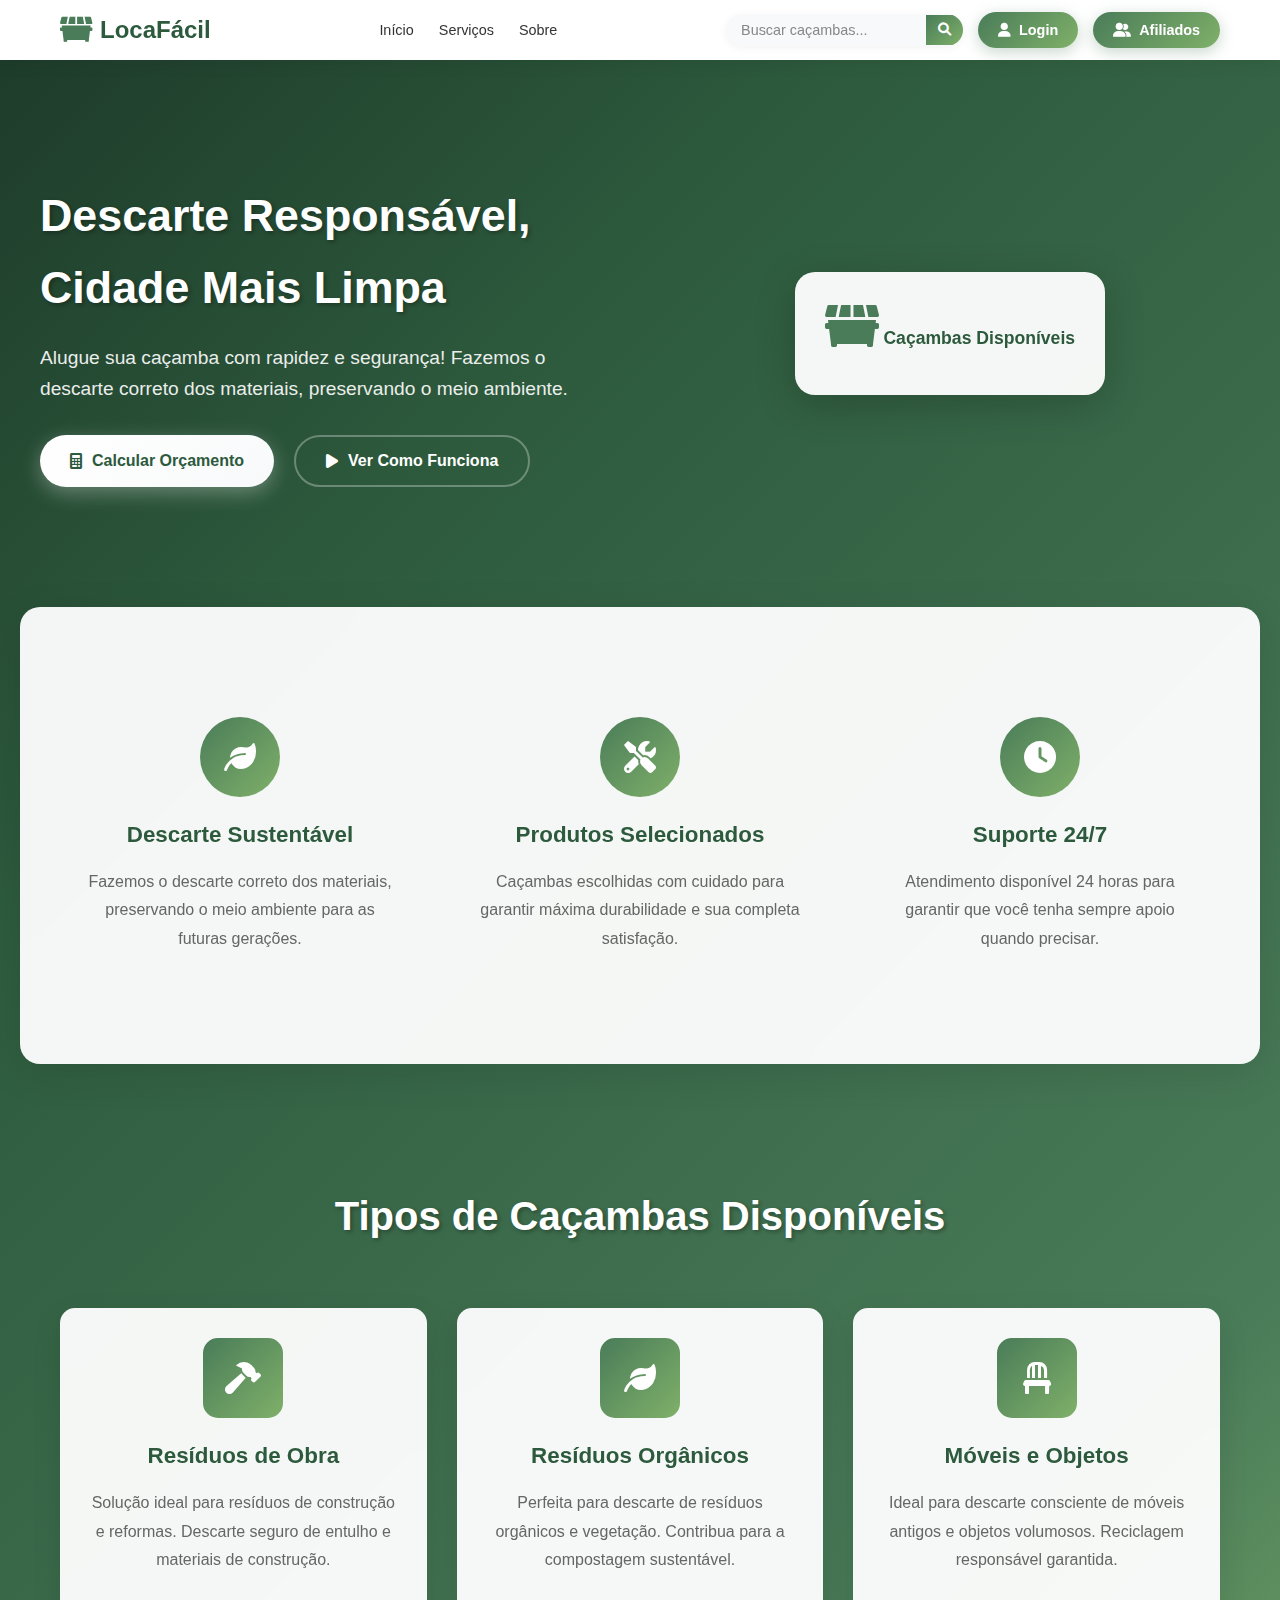
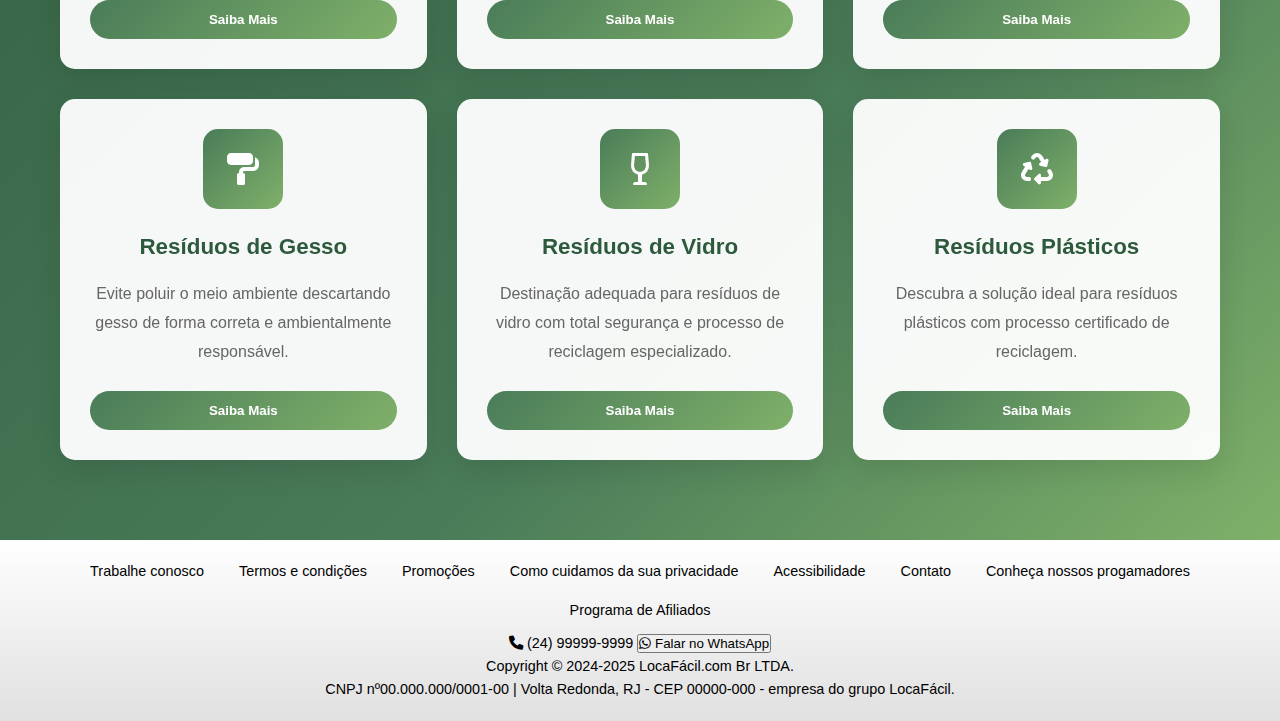
<file: index.html>
<!DOCTYPE html>
<html lang="pt-BR">
<head>
    <meta charset="UTF-8">
    <meta name="viewport" content="width=device-width, initial-scale=1.0">
    <title>LocaFácil - Aluguel de Caçambas</title>
    <link href="https://cdnjs.cloudflare.com/ajax/libs/font-awesome/6.0.0/css/all.min.css" rel="stylesheet">
    <link rel="stylesheet" href="styles.css">
</head>
<body>
    <header class="header">
        <div class="header-container">
            <div class="logo">
                <i class="fas fa-dumpster"></i>
                <span>LocaFácil</span>
            </div>
            
            <nav class="nav-menu">
                <ul class="nav-links">
                    <li><a href="#home">Início</a></li>
                    <li><a href="#services">Serviços</a></li>
                    <li><a href="#about">Sobre</a></li>
                </ul>
            </nav>

            <div class="header-actions">
                <div class="search-container">
                    <input type="text" class="search-input" placeholder="Buscar caçambas...">
                    <button class="search-btn">
                        <i class="fas fa-search"></i>
                    </button>
                </div>
                <button class="cta-btn" onclick="location.href='login.html'">
                    <i class="fas fa-user"></i>
                    Login
                </button>
                <button class="cta-btn" onclick="location.href='afiliados.html'">
                    <i class="fas fa-user-friends"></i>
                    Afiliados
                </button>
            </div>

            <div class="mobile-menu-toggle">
                <i class="fas fa-bars"></i>
            </div>
        </div>
    </header>
    <main>
        <section id="home" class="hero-section">
            <div class="hero-container">
                <div class="hero-content">
                    <h1 class="hero-title">Descarte Responsável, Cidade Mais Limpa</h1>
                    <p class="hero-subtitle">Alugue sua caçamba com rapidez e segurança! Fazemos o descarte correto dos materiais, preservando o meio ambiente.</p>
                    
                    <div class="hero-buttons">
                        <button class="btn-primary">
                            <i class="fas fa-calculator"></i>
                            Calcular Orçamento
                        </button>
                        <button class="btn-secondary">
                            <i class="fas fa-play"></i>
                            Ver Como Funciona
                        </button>
                    </div>
                </div>

                <div class="hero-image">
                    <div class="floating-card">
                        <i class="fas fa-dumpster"></i>
                        <span>Caçambas Disponíveis</span>
                    </div>
                </div>
            </div>
        </section>

        <!-- Features Section -->
        <section class="features-section">
            <div class="container">
                <div class="features-grid">
                    <div class="feature-card">
                        <div class="feature-icon">
                            <i class="fas fa-leaf"></i>
                        </div>
                        <h3>Descarte Sustentável</h3>
                        <p>Fazemos o descarte correto dos materiais, preservando o meio ambiente para as futuras gerações.</p>
                    </div>

                    <div class="feature-card">
                        <div class="feature-icon">
                            <i class="fas fa-tools"></i>
                        </div>
                        <h3>Produtos Selecionados</h3>
                        <p>Caçambas escolhidas com cuidado para garantir máxima durabilidade e sua completa satisfação.</p>
                    </div>

                    <div class="feature-card">
                        <div class="feature-icon">
                            <i class="fas fa-clock"></i>
                        </div>
                        <h3>Suporte 24/7</h3>
                        <p>Atendimento disponível 24 horas para garantir que você tenha sempre apoio quando precisar.</p>
                    </div>
                </div>
            </div>
        </section>

        <!-- Services Section -->
        <section id="services" class="services-section">
            <div class="container">
                <h2 class="section-title">Tipos de Caçambas Disponíveis</h2>
                
                <div class="services-grid">
                    <div class="service-card">
                        <div class="service-image">
                            <i class="fas fa-hammer"></i>
                        </div>
                        <h3>Resíduos de Obra</h3>
                        <p>Solução ideal para resíduos de construção e reformas. Descarte seguro de entulho e materiais de construção.</p>
                        <button class="service-btn" onclick="location.href='Saibamais_construçao.html'">Saiba Mais</button>
                    </div>

                    <div class="service-card">
                        <div class="service-image">
                            <i class="fas fa-leaf"></i>
                        </div>
                        <h3>Resíduos Orgânicos</h3>
                        <p>Perfeita para descarte de resíduos orgânicos e vegetação. Contribua para a compostagem sustentável.</p>
                        <button class="service-btn" onclick="location.href='Saibamais_construçao.html'">Saiba Mais</button>
                    </div>

                    <div class="service-card">
                        <div class="service-image">
                            <i class="fas fa-chair"></i>
                        </div>
                        <h3>Móveis e Objetos</h3>
                        <p>Ideal para descarte consciente de móveis antigos e objetos volumosos. Reciclagem responsável garantida.</p>
                        <button class="service-btn" onclick="location.href='Saibamais_construçao.html'">Saiba Mais</button>
                    </div>

                    <div class="service-card">
                        <div class="service-image">
                            <i class="fas fa-paint-roller"></i>
                        </div>
                        <h3>Resíduos de Gesso</h3>
                        <p>Evite poluir o meio ambiente descartando gesso de forma correta e ambientalmente responsável.</p>
                        <button class="service-btn" onclick="location.href='Saibamais_construçao.html'">Saiba Mais</button>
                    </div>

                    <div class="service-card">
                        <div class="service-image">
                            <i class="fa-solid fa-wine-glass-empty"></i>
                        </div>
                        <h3>Resíduos de Vidro</h3>
                        <p>Destinação adequada para resíduos de vidro com total segurança e processo de reciclagem especializado.</p>
                        <button class="service-btn" onclick="location.href='Saibamais_construçao.html'">Saiba Mais</button>
                    </div>

                    <div class="service-card">
                        <div class="service-image">
                            <i class="fas fa-recycle"></i>
                        </div>
                        <h3>Resíduos Plásticos</h3>
                        <p>Descubra a solução ideal para resíduos plásticos com processo certificado de reciclagem.</p>
                        <button class="service-btn" onclick="location.href='Saibamais_construçao.html'">Saiba Mais</button>
                    </div>
                </div>
            </div>
        </section>
    </main>

  
        <div class="footer">
           
                <div class="footer-links">
                    <a href="#">Trabalhe conosco</a>
                    <a href="#">Termos e condições</a>
                    <a href="#">Promoções</a>
                    <a href="#">Como cuidamos da sua privacidade</a>
                    <a href="#">Acessibilidade</a>
                    <a href="https://biolink.info/locafacil">Contato</a>
                    <a href="equipe.html">Conheça nossos progamadores</a>
                    <a href="#">Programa de Afiliados</a>
                </div>
                
                <div class="footer-whatsapp">
                    <div class="footer-contact-info">
                        <i class="fas fa-phone"></i>
                        <span>(24) 99999-9999</span>
                    <button class="whatsapp-btn">   
                        <i class="fab fa-whatsapp"></i>
                        Falar no WhatsApp
                    </button>
                <p>Copyright © 2024-2025 LocaFácil.com Br LTDA.</p>
                <p>CNPJ nº00.000.000/0001-00 | Volta Redonda, RJ - CEP 00000-000 - empresa do grupo LocaFácil.</p>
            </div>
        </div>
    </footer>

    <script src="script.js"></script>
</body>
</html>
</file>
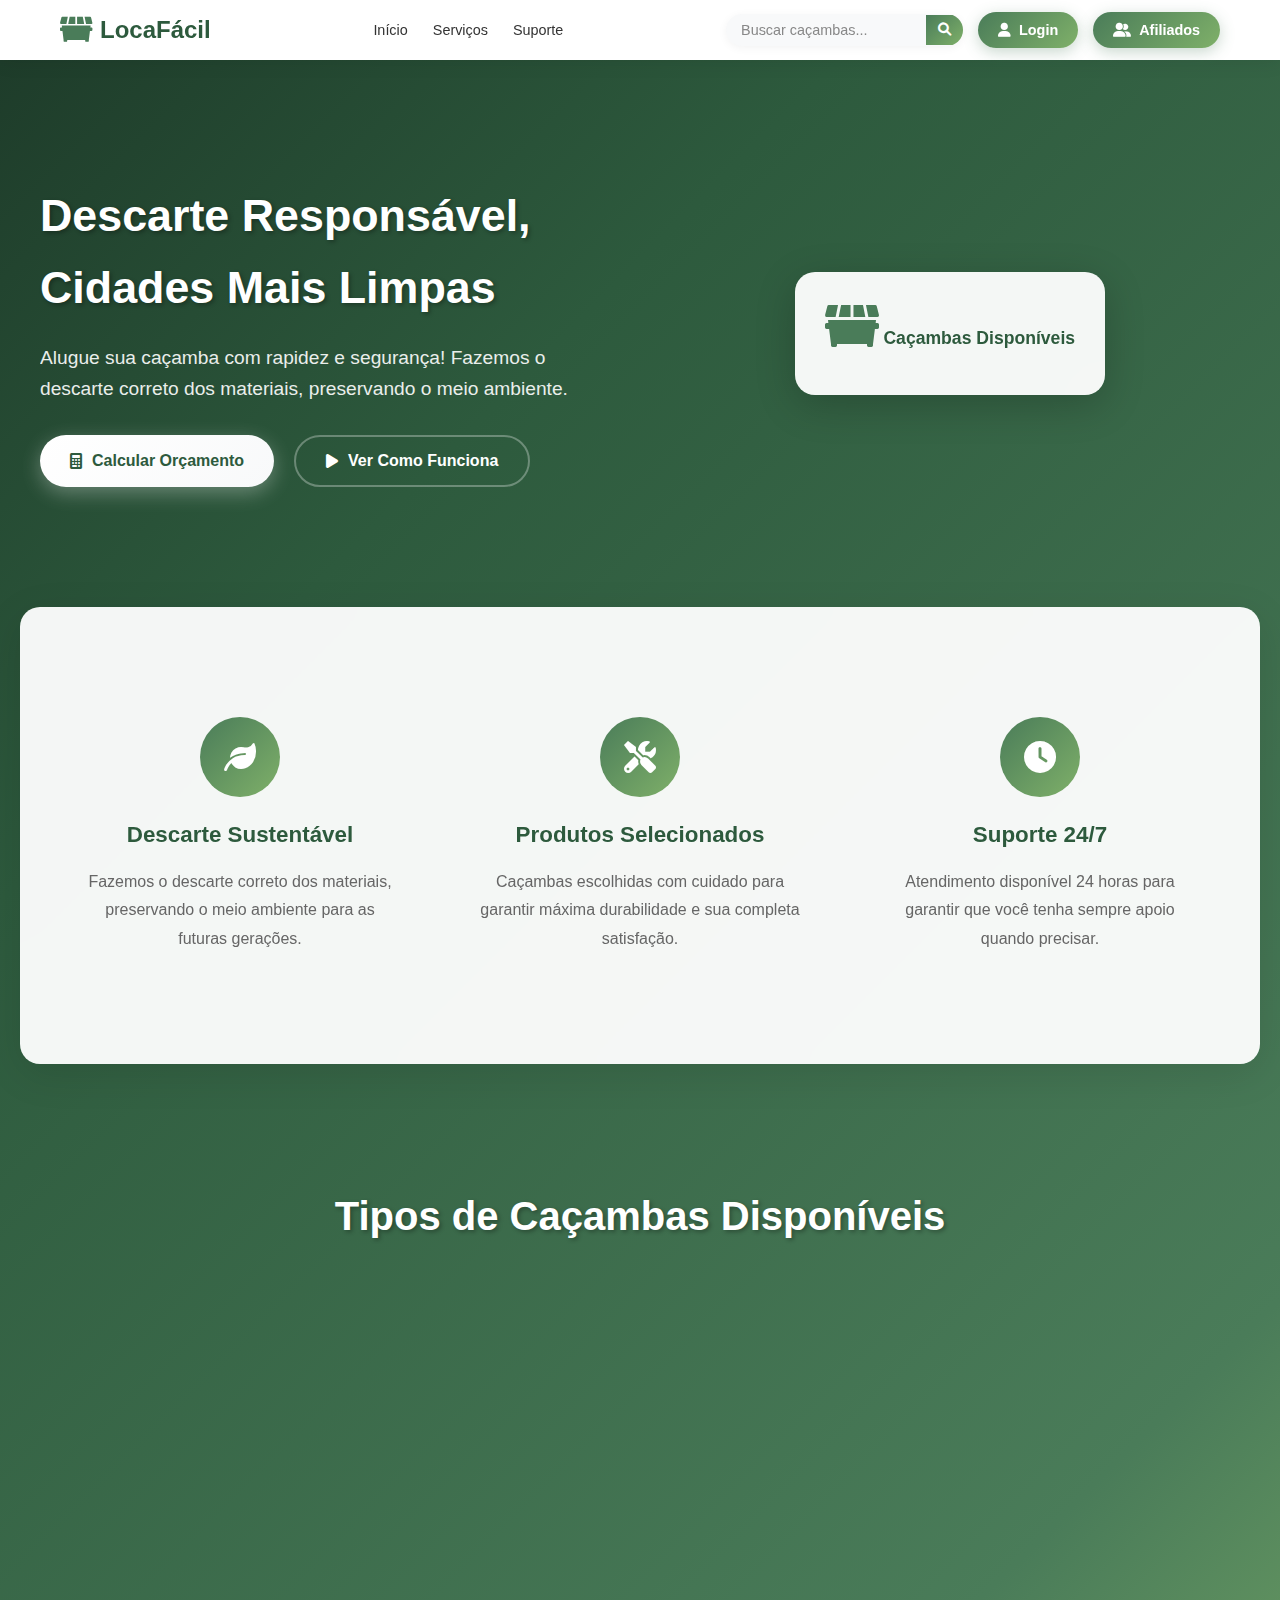
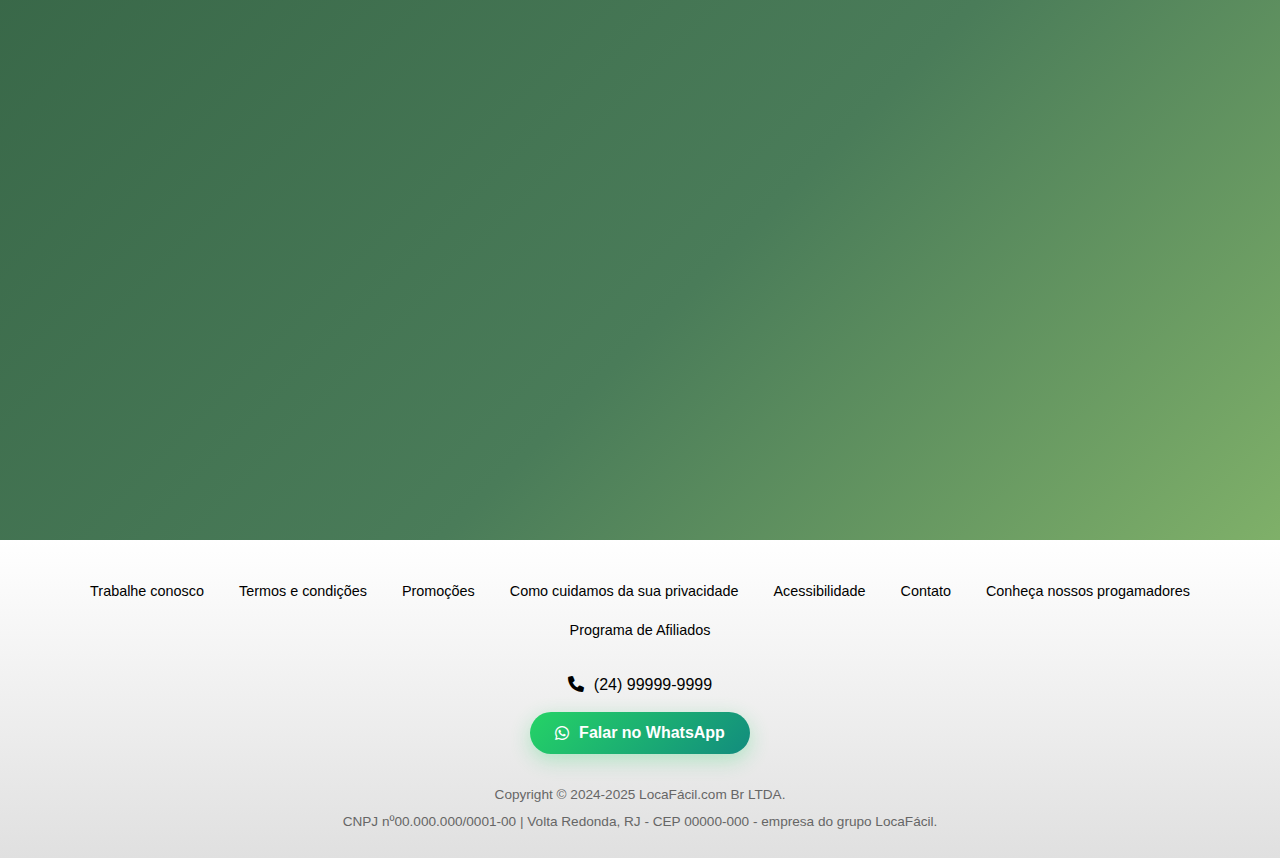
<file: interface/index.html>
<!DOCTYPE html>
<html lang="pt-BR">
<head>
    <meta charset="UTF-8">
    <meta name="viewport" content="width=device-width, initial-scale=1.0">
    <title>LocaFácil - Aluguel de Caçambas</title>
    <link href="https://cdnjs.cloudflare.com/ajax/libs/font-awesome/6.0.0/css/all.min.css" rel="stylesheet">
    <link rel="stylesheet" href="styles.css">
</head>
<body>
    <!-- Notification -->
    <div id="notification" class="notification hidden"></div>

    <!-- Header -->
    <header class="header">
        <div class="header-container">
            <div class="logo">
                <i class="fas fa-dumpster"></i>
                <span>LocaFácil</span>
            </div>
            
            <!-- Desktop Menu -->
            <nav class="nav-menu">
                <ul class="nav-links">
                    <li><a href="#home">Início</a></li>
                    <li><a href="#services">Serviços</a></li>
                    <li><a href="suporte.html">Suporte</a></li>
                </ul>
            </nav>

            <!-- Desktop Actions -->
            <div class="header-actions">
                <div class="search-container">
                    <input type="text" id="searchInput" class="search-input" placeholder="Buscar caçambas...">
                    <button class="search-btn" id="searchBtn">
                        <i class="fas fa-search"></i>
                    </button>
                </div>
                <button class="cta-btn" onclick="location.href='login.html'">
                    <i class="fas fa-user"></i>
                    Login
                </button>
                <button class="cta-btn" onclick="location.href='afiliados.html'">
                    <i class="fas fa-user-friends"></i>
                    Afiliados
                </button>
            </div>

            <!-- Mobile Search & Menu -->
            <div class="mobile-actions">
                <div class="search-container mobile-search">
                    <input type="text" id="searchInputMobile" class="search-input" placeholder="Buscar...">
                    <button class="search-btn" id="searchBtnMobile">
                        <i class="fas fa-search"></i>
                    </button>
                </div>
                
                <div class="mobile-menu-toggle" id="mobileMenuToggle">
                    <i class="fas fa-bars"></i>
                </div>
            </div>
        </div>

        <!-- Mobile Menu Dropdown -->
        <div class="mobile-menu" id="mobileMenu">
            <nav class="mobile-nav">
                <a href="#home" class="mobile-nav-link">Início</a>
                <a href="#services" class="mobile-nav-link">Serviços</a>
                <a href="suporte.html" class="mobile-nav-link">Suporte</a>
            </nav>

            <div class="mobile-buttons">
                <button class="cta-btn mobile-cta" onclick="location.href='login.html'">
                    <i class="fas fa-user"></i>
                    Login
                </button>
                <button class="cta-btn mobile-cta" onclick="location.href='afiliados.html'">
                    <i class="fas fa-user-friends"></i>
                    Afiliados
                </button>
            </div>
        </div>
    </header>

    <main>
        <!-- Hero Section -->
        <section id="home" class="hero-section">
            <div class="hero-container">
                <div class="hero-content">
                    <h1 class="hero-title">Descarte Responsável, Cidades Mais Limpas</h1>
                    <p class="hero-subtitle">Alugue sua caçamba com rapidez e segurança! Fazemos o descarte correto dos materiais, preservando o meio ambiente.</p>
                    
                    <div class="hero-buttons">
                        <button class="btn-primary">
                            <i class="fas fa-calculator"></i>
                            Calcular Orçamento
                        </button>
                        <button class="btn-secondary">
                            <i class="fas fa-play"></i>
                            Ver Como Funciona
                        </button>
                    </div>
                </div>

                <div class="hero-image">
                    <div class="floating-card">
                        <i class="fas fa-dumpster"></i>
                        <span>Caçambas Disponíveis</span>
                    </div>
                </div>
            </div>
        </section>

        <!-- Features Section -->
        <section class="features-section">
            <div class="container">
                <div class="features-grid">
                    <div class="feature-card">
                        <div class="feature-icon">
                            <i class="fas fa-leaf"></i>
                        </div>
                        <h3>Descarte Sustentável</h3>
                        <p>Fazemos o descarte correto dos materiais, preservando o meio ambiente para as futuras gerações.</p>
                    </div>

                    <div class="feature-card">
                        <div class="feature-icon">
                            <i class="fas fa-tools"></i>
                        </div>
                        <h3>Produtos Selecionados</h3>
                        <p>Caçambas escolhidas com cuidado para garantir máxima durabilidade e sua completa satisfação.</p>
                    </div>

                    <div class="feature-card">
                        <div class="feature-icon">
                            <i class="fas fa-clock"></i>
                        </div>
                        <h3>Suporte 24/7</h3>
                        <p>Atendimento disponível 24 horas para garantir que você tenha sempre apoio quando precisar.</p>
                    </div>
                </div>
            </div>
        </section>

        <!-- Services Section -->
        <section id="services" class="services-section">
            <div class="container">
                <h2 class="section-title">Tipos de Caçambas Disponíveis</h2>
                
                <div class="services-grid">
                    <div class="service-card">
                        <div class="service-image">
                            <i class="fas fa-hammer"></i>
                        </div>
                        <h3>Resíduos de Obra</h3>
                        <p>Solução ideal para resíduos de construção e reformas. Descarte seguro de entulho e materiais de construção.</p>
                        <button class="service-btn" onclick="location.href='Saibamais_construçao.html'">Saiba Mais</button>
                    </div>

                    <div class="service-card">
                        <div class="service-image">
                            <i class="fas fa-leaf"></i>
                        </div>
                        <h3>Resíduos Orgânicos</h3>
                        <p>Perfeita para descarte de resíduos orgânicos e vegetação. Contribua para a compostagem sustentável.</p>
                        <button class="service-btn" onclick="location.href='Saibamais_construçao.html'">Saiba Mais</button>
                    </div>

                    <div class="service-card">
                        <div class="service-image">
                            <i class="fas fa-chair"></i>
                        </div>
                        <h3>Móveis e Objetos</h3>
                        <p>Ideal para descarte consciente de móveis antigos e objetos volumosos. Reciclagem responsável garantida.</p>
                        <button class="service-btn" onclick="location.href='Saibamais_construçao.html'">Saiba Mais</button>
                    </div>

                    <div class="service-card">
                        <div class="service-image">
                            <i class="fas fa-paint-roller"></i>
                        </div>
                        <h3>Resíduos de Gesso</h3>
                        <p>Evite poluir o meio ambiente descartando gesso de forma correta e ambientalmente responsável.</p>
                        <button class="service-btn" onclick="location.href='Saibamais_construçao.html'">Saiba Mais</button>
                    </div>

                    <div class="service-card">
                        <div class="service-image">
                            <i class="fa-solid fa-wine-glass-empty"></i>
                        </div>
                        <h3>Resíduos de Vidro</h3>
                        <p>Destinação adequada para resíduos de vidro com total segurança e processo de reciclagem especializado.</p>
                        <button class="service-btn" onclick="location.href='Saibamais_construçao.html'">Saiba Mais</button>
                    </div>

                    <div class="service-card">
                        <div class="service-image">
                            <i class="fas fa-recycle"></i>
                        </div>
                        <h3>Resíduos Plásticos</h3>
                        <p>Descubra a solução ideal para resíduos plásticos com processo certificado de reciclagem.</p>
                        <button class="service-btn" onclick="location.href='Saibamais_construçao.html'">Saiba Mais</button>
                    </div>
                </div>
            </div>
        </section>
    </main>

    <!-- Footer -->
    <footer class="footer">
        <div class="footer-links">
            <a href="#">Trabalhe conosco</a>
            <a href="#">Termos e condições</a>
            <a href="#">Promoções</a>
            <a href="#">Como cuidamos da sua privacidade</a>
            <a href="#">Acessibilidade</a>
            <a href="https://biolink.info/locafacil">Contato</a>
            <a href="equipe.html">Conheça nossos progamadores</a>
            <a href="#">Programa de Afiliados</a>
        </div>
        
        <div class="footer-whatsapp">
            <div class="footer-contact-info">
                <i class="fas fa-phone"></i>
                <span>(24) 99999-9999</span>
            </div>
            <button class="whatsapp-btn" id="whatsappBtn">   
                <i class="fab fa-whatsapp"></i>
                Falar no WhatsApp
            </button>
        </div>
        
        <div class="footer-copyright">
            <p>Copyright © 2024-2025 LocaFácil.com Br LTDA.</p>
            <p>CNPJ nº00.000.000/0001-00 | Volta Redonda, RJ - CEP 00000-000 - empresa do grupo LocaFácil.</p>
        </div>
    </footer>

    <script src="script.js"></script>
</body>
</html>
</file>
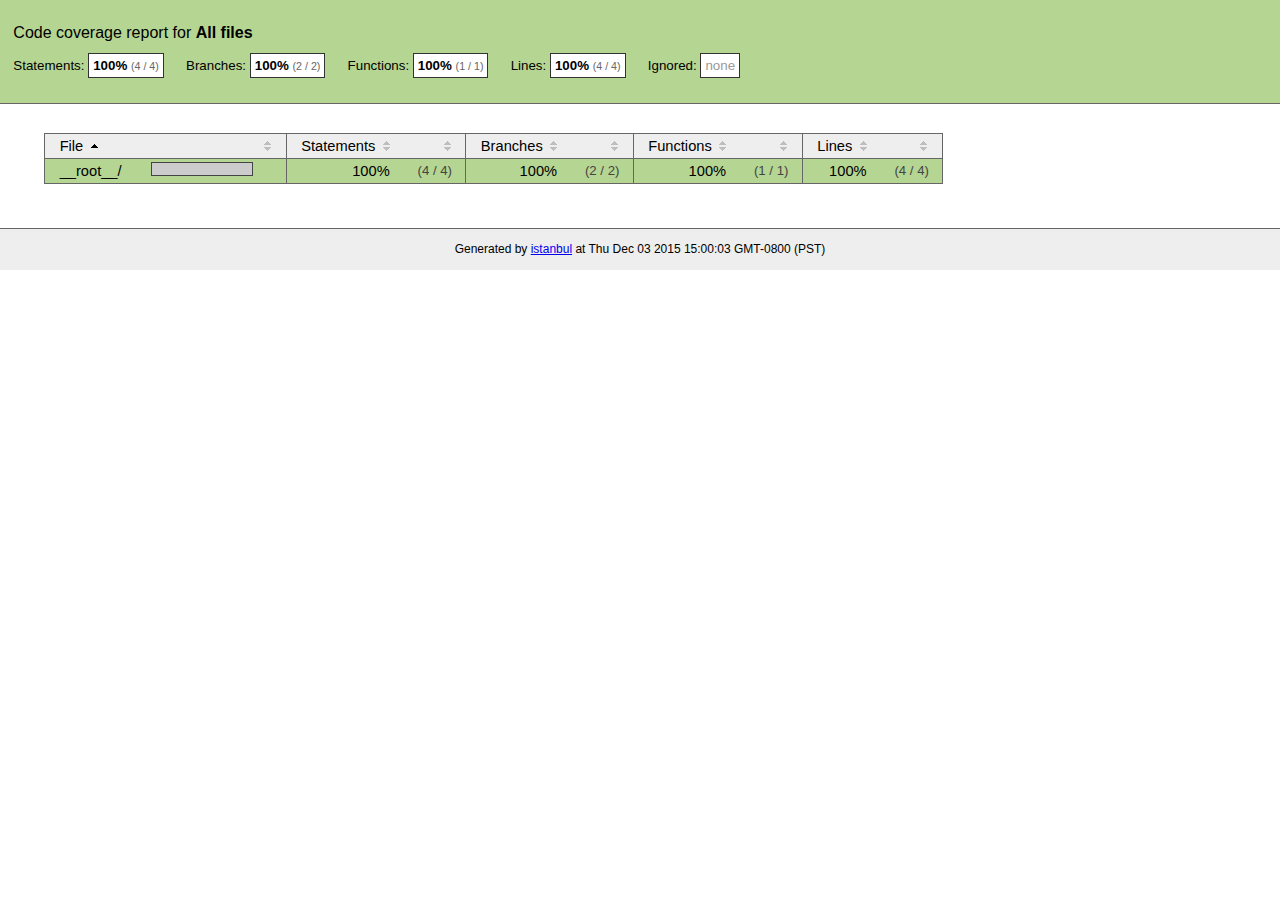
<file: API/node_modules/unique-filename/coverage/index.html>
<!doctype html>
<html lang="en">
<head>
    <title>Code coverage report for All files</title>
    <meta charset="utf-8">
    <link rel="stylesheet" href="prettify.css">
    <link rel="stylesheet" href="base.css">
    <style type='text/css'>
        div.coverage-summary .sorter {
            background-image: url(sort-arrow-sprite.png);
        }
    </style>
</head>
<body>
<div class="header high">
    <h1>Code coverage report for <span class="entity">All files</span></h1>
    <h2>
        Statements: <span class="metric">100% <small>(4 / 4)</small></span> &nbsp;&nbsp;&nbsp;&nbsp;
        Branches: <span class="metric">100% <small>(2 / 2)</small></span> &nbsp;&nbsp;&nbsp;&nbsp;
        Functions: <span class="metric">100% <small>(1 / 1)</small></span> &nbsp;&nbsp;&nbsp;&nbsp;
        Lines: <span class="metric">100% <small>(4 / 4)</small></span> &nbsp;&nbsp;&nbsp;&nbsp;
        Ignored: <span class="metric"><span class="ignore-none">none</span></span> &nbsp;&nbsp;&nbsp;&nbsp;
    </h2>
    <div class="path"></div>
</div>
<div class="body">
<div class="coverage-summary">
<table>
<thead>
<tr>
   <th data-col="file" data-fmt="html" data-html="true" class="file">File</th>
   <th data-col="pic" data-type="number" data-fmt="html" data-html="true" class="pic"></th>
   <th data-col="statements" data-type="number" data-fmt="pct" class="pct">Statements</th>
   <th data-col="statements_raw" data-type="number" data-fmt="html" class="abs"></th>
   <th data-col="branches" data-type="number" data-fmt="pct" class="pct">Branches</th>
   <th data-col="branches_raw" data-type="number" data-fmt="html" class="abs"></th>
   <th data-col="functions" data-type="number" data-fmt="pct" class="pct">Functions</th>
   <th data-col="functions_raw" data-type="number" data-fmt="html" class="abs"></th>
   <th data-col="lines" data-type="number" data-fmt="pct" class="pct">Lines</th>
   <th data-col="lines_raw" data-type="number" data-fmt="html" class="abs"></th>
</tr>
</thead>
<tbody><tr>
	<td class="file high" data-value="__root__/"><a href="__root__/index.html">__root__/</a></td>
	<td data-value="100" class="pic high"><span class="cover-fill cover-full" style="width: 100px;"></span><span class="cover-empty" style="width:0px;"></span></td>
	<td data-value="100" class="pct high">100%</td>
	<td data-value="4" class="abs high">(4&nbsp;/&nbsp;4)</td>
	<td data-value="100" class="pct high">100%</td>
	<td data-value="2" class="abs high">(2&nbsp;/&nbsp;2)</td>
	<td data-value="100" class="pct high">100%</td>
	<td data-value="1" class="abs high">(1&nbsp;/&nbsp;1)</td>
	<td data-value="100" class="pct high">100%</td>
	<td data-value="4" class="abs high">(4&nbsp;/&nbsp;4)</td>
	</tr>

</tbody>
</table>
</div>
</div>
<div class="footer">
    <div class="meta">Generated by <a href="http://istanbul-js.org/" target="_blank">istanbul</a> at Thu Dec 03 2015 15:00:03 GMT-0800 (PST)</div>
</div>
<script src="prettify.js"></script>
<script>
window.onload = function () {
        if (typeof prettyPrint === 'function') {
            prettyPrint();
        }
};
</script>
<script src="sorter.js"></script>
</body>
</html>
</file>
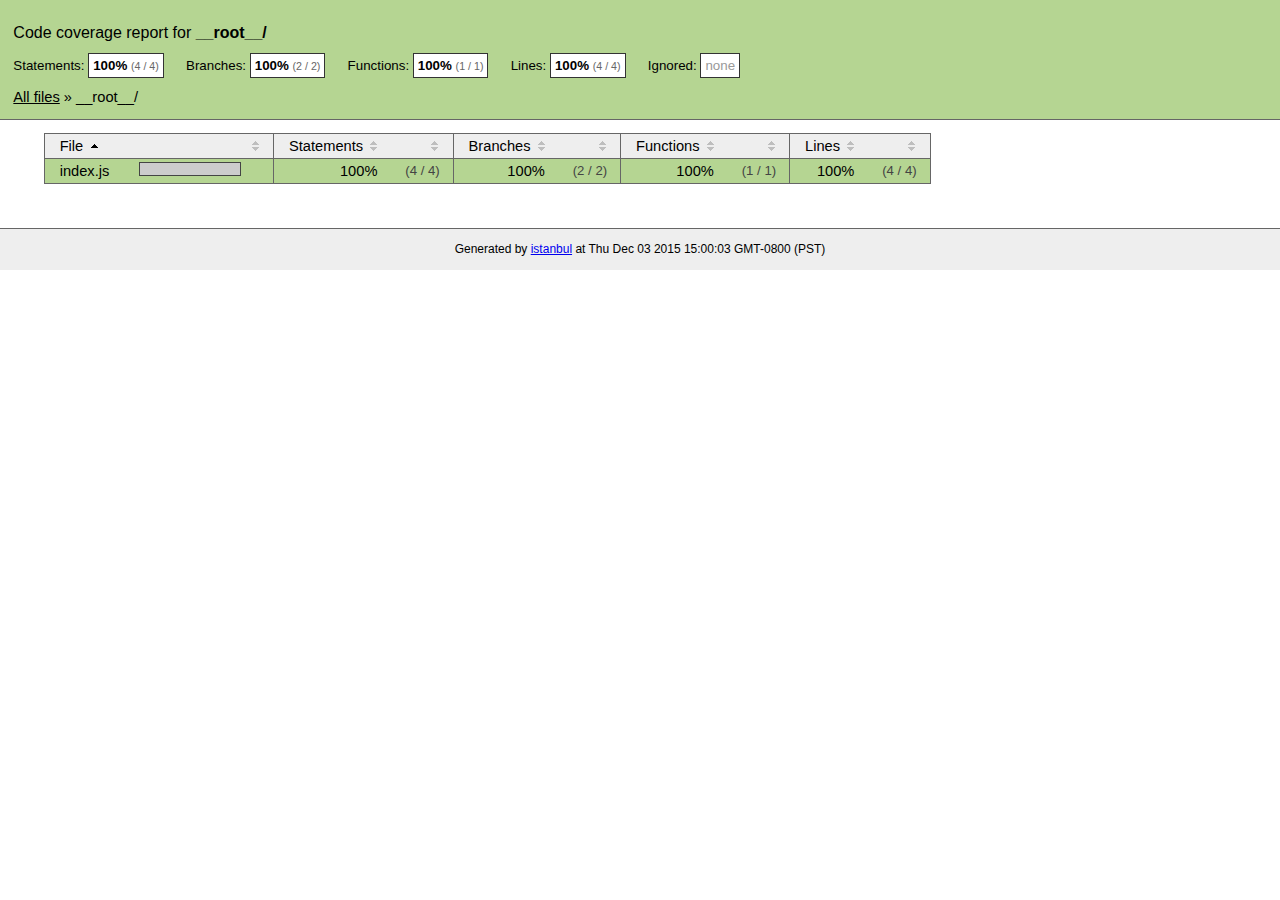
<file: API/node_modules/unique-filename/coverage/__root__/index.html>
<!doctype html>
<html lang="en">
<head>
    <title>Code coverage report for __root__/</title>
    <meta charset="utf-8">
    <link rel="stylesheet" href="../prettify.css">
    <link rel="stylesheet" href="../base.css">
    <style type='text/css'>
        div.coverage-summary .sorter {
            background-image: url(../sort-arrow-sprite.png);
        }
    </style>
</head>
<body>
<div class="header high">
    <h1>Code coverage report for <span class="entity">__root__/</span></h1>
    <h2>
        Statements: <span class="metric">100% <small>(4 / 4)</small></span> &nbsp;&nbsp;&nbsp;&nbsp;
        Branches: <span class="metric">100% <small>(2 / 2)</small></span> &nbsp;&nbsp;&nbsp;&nbsp;
        Functions: <span class="metric">100% <small>(1 / 1)</small></span> &nbsp;&nbsp;&nbsp;&nbsp;
        Lines: <span class="metric">100% <small>(4 / 4)</small></span> &nbsp;&nbsp;&nbsp;&nbsp;
        Ignored: <span class="metric"><span class="ignore-none">none</span></span> &nbsp;&nbsp;&nbsp;&nbsp;
    </h2>
    <div class="path"><a href="../index.html">All files</a> &#187; __root__/</div>
</div>
<div class="body">
<div class="coverage-summary">
<table>
<thead>
<tr>
   <th data-col="file" data-fmt="html" data-html="true" class="file">File</th>
   <th data-col="pic" data-type="number" data-fmt="html" data-html="true" class="pic"></th>
   <th data-col="statements" data-type="number" data-fmt="pct" class="pct">Statements</th>
   <th data-col="statements_raw" data-type="number" data-fmt="html" class="abs"></th>
   <th data-col="branches" data-type="number" data-fmt="pct" class="pct">Branches</th>
   <th data-col="branches_raw" data-type="number" data-fmt="html" class="abs"></th>
   <th data-col="functions" data-type="number" data-fmt="pct" class="pct">Functions</th>
   <th data-col="functions_raw" data-type="number" data-fmt="html" class="abs"></th>
   <th data-col="lines" data-type="number" data-fmt="pct" class="pct">Lines</th>
   <th data-col="lines_raw" data-type="number" data-fmt="html" class="abs"></th>
</tr>
</thead>
<tbody><tr>
	<td class="file high" data-value="index.js"><a href="index.js.html">index.js</a></td>
	<td data-value="100" class="pic high"><span class="cover-fill cover-full" style="width: 100px;"></span><span class="cover-empty" style="width:0px;"></span></td>
	<td data-value="100" class="pct high">100%</td>
	<td data-value="4" class="abs high">(4&nbsp;/&nbsp;4)</td>
	<td data-value="100" class="pct high">100%</td>
	<td data-value="2" class="abs high">(2&nbsp;/&nbsp;2)</td>
	<td data-value="100" class="pct high">100%</td>
	<td data-value="1" class="abs high">(1&nbsp;/&nbsp;1)</td>
	<td data-value="100" class="pct high">100%</td>
	<td data-value="4" class="abs high">(4&nbsp;/&nbsp;4)</td>
	</tr>

</tbody>
</table>
</div>
</div>
<div class="footer">
    <div class="meta">Generated by <a href="http://istanbul-js.org/" target="_blank">istanbul</a> at Thu Dec 03 2015 15:00:03 GMT-0800 (PST)</div>
</div>
<script src="../prettify.js"></script>
<script>
window.onload = function () {
        if (typeof prettyPrint === 'function') {
            prettyPrint();
        }
};
</script>
<script src="../sorter.js"></script>
</body>
</html>
</file>
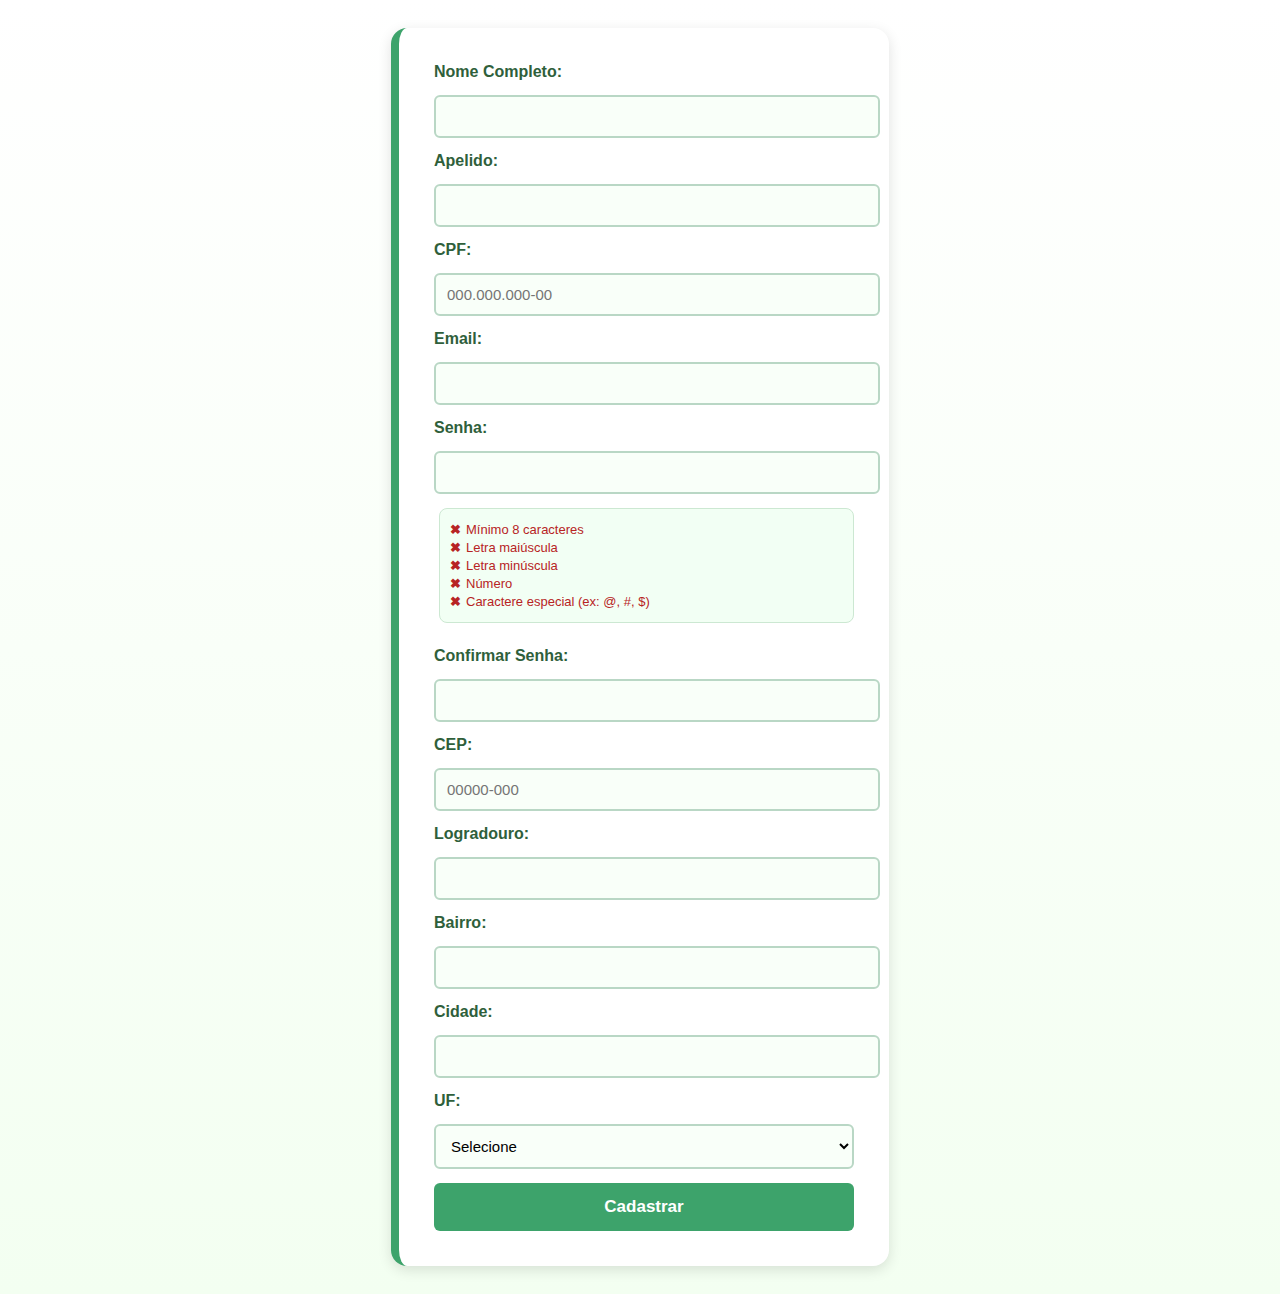
<file: afiliados.html>
<!DOCTYPE html>
<html lang="pt-BR">
<head>
<meta charset="UTF-8">
<meta name="viewport" content="width=device-width, initial-scale=1.0">
<title>Cadastro de Afiliado</title>

<style>
    /* Fundo suave com tema ambiental */
    body {
        font-family: "Segoe UI", Arial, sans-serif;
        background: linear-gradient(to bottom, #ffffff, #f3fff1);
        padding: 20px;
    }

    /* Card do formulário */
    form {
        background: #ffffff;
        padding: 35px;
        border-radius: 16px;
        max-width: 420px;
        margin: auto;
        display: flex;
        flex-direction: column;
        gap: 14px;
        box-shadow: 0 4px 14px rgba(0, 0, 0, 0.12);
        border-left: 8px solid #3da36b;
    }

    label {
        font-weight: 600;
        color: #2f5f3b;
    }

    input, select {
        padding: 11px;
        border: 2px solid #b9d7c5;
        border-radius: 6px;
        width: 100%;
        font-size: 15px;
        transition: 0.2s ease-in-out;
        background: #f9fff9;
    }

    /* Foco com cor ambiental */
    input:focus, select:focus {
        border-color: #3da36b;
        background: #eefdf1;
        outline: none;
        box-shadow: 0 0 4px #3da36b88;
    }

    /* Mensagem de erro */
    .error-msg {
        color: #c62828;
        font-size: 12px;
        display: none;
        margin-top: -5px;
        margin-bottom: 5px;
    }

    /* Requisitos da senha */
    .senha-requisitos {
        font-size: 13px;
        margin-left: 5px;
        margin-bottom: 10px;
        padding: 10px;
        background: #f2fff4;
        border-radius: 8px;
        border: 1px solid #cce8d2;
    }

    .senha-requisitos p {
        display: flex;
        align-items: center;
        gap: 5px;
        margin: 3px 0;
    }

    .senha-requisitos .ok {
        color: #2d7d46;
    }

    .senha-requisitos .erro {
        color: #b72424;
    }

    .senha-requisitos .erro::before {
        content: "✖ ";
        color: #b72424;
        font-weight: bold;
    }

    .senha-requisitos .ok::before {
        content: "✔ ";
        color: #2d7d46;
        font-weight: bold;
    }

    /* Botão ecológico */
    button {
        padding: 14px;
        background: #3da36b;
        color: white;
        border: none;
        border-radius: 6px;
        cursor: pointer;
        font-size: 17px;
        font-weight: 600;
        transition: 0.2s;
    }

    button:hover {
        background: #2e8054;
    }
</style>

</head>
<body>

<form id="formAfiliado">
    <label>Nome Completo:</label>
    <input type="text" id="nomeAfiliado" required>
    <div class="error-msg" id="erro-nomeAfiliado"></div>

    <label>Apelido:</label>
    <input type="text" id="apelidoAfiliado" required>
    <div class="error-msg" id="erro-apelidoAfiliado"></div>

    <label>CPF:</label>
    <input type="text" id="cpfAfiliado" placeholder="000.000.000-00" maxlength="14" required>
    <div class="error-msg" id="erro-cpfAfiliado"></div>

    <label>Email:</label>
    <input type="email" id="emailAfiliado" required>
    <div class="error-msg" id="erro-emailAfiliado"></div>

    <label>Senha:</label>
    <input type="password" id="senhaAfiliado" required>
    <div class="error-msg" id="erro-senhaAfiliado"></div>

    <div class="senha-requisitos">
        <p id="req-8" class="erro">Mínimo 8 caracteres</p>
        <p id="req-maiuscula" class="erro">Letra maiúscula</p>
        <p id="req-minuscula" class="erro">Letra minúscula</p>
        <p id="req-numero" class="erro">Número</p>
        <p id="req-especial" class="erro">Caractere especial (ex: @, #, $)</p>
    </div>

    <label>Confirmar Senha:</label>
    <input type="password" id="confirmSenhaAfiliado" required>
    <div class="error-msg" id="erro-confirmSenhaAfiliado"></div>

    <label>CEP:</label>
    <input type="text" id="cepAfiliado" placeholder="00000-000" maxlength="9" required>
    <div class="error-msg" id="erro-cepAfiliado"></div>

    <label>Logradouro:</label>
    <input type="text" id="logradouroAfiliado" required>

    <label>Bairro:</label>
    <input type="text" id="bairroAfiliado" required>

    <label>Cidade:</label>
    <input type="text" id="cidadeAfiliado" required>

    <label>UF:</label>
    <select id="ufAfiliado" required>
        <option value="">Selecione</option>
        <option>AC</option><option>AL</option><option>AP</option><option>AM</option>
        <option>BA</option><option>CE</option><option>DF</option><option>ES</option>
        <option>GO</option><option>MA</option><option>MT</option><option>MS</option>
        <option>MG</option><option>PA</option><option>PB</option><option>PR</option>
        <option>PE</option><option>PI</option><option>RJ</option><option>RN</option>
        <option>RS</option><option>RO</option><option>RR</option><option>SC</option>
        <option>SP</option><option>SE</option><option>TO</option>
    </select>

    <button type="submit">Cadastrar</button>
</form>

<script src="afiliados.js"></script>
</body>
</html>
</file>
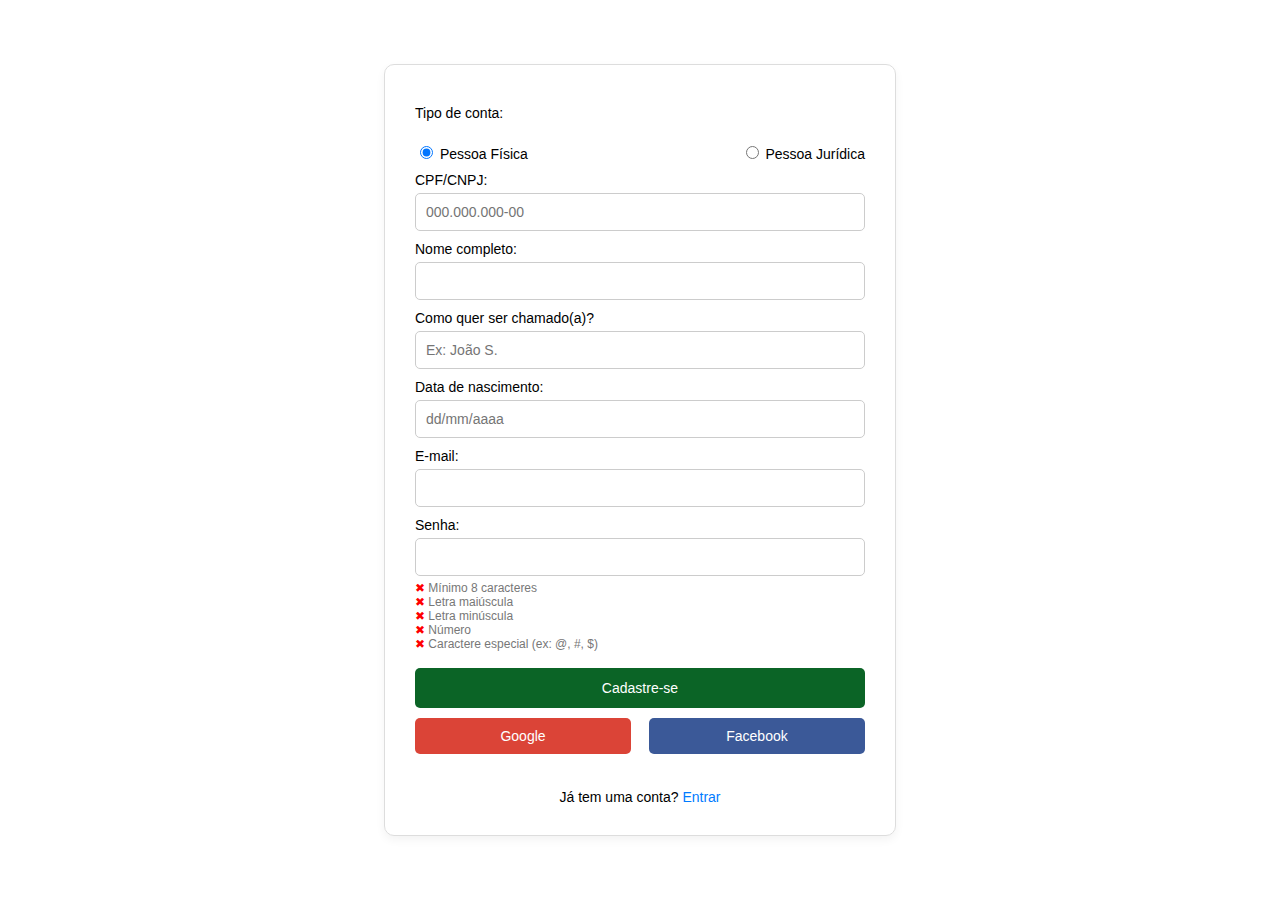
<file: cadastra-se.html>
<!DOCTYPE html>
<html lang="pt-BR">
<head>
  <meta charset="UTF-8">
  <title>Cadastro - LocaFácil</title>
  <style>
    body {
      font-family: Arial, sans-serif;
      background: #fff;
      display: flex;
      justify-content: center;
      align-items: center;
      min-height: 100vh;
      margin: 0;
    }

    .form-container {
      max-width: 450px;
      width: 100%;
      padding: 30px;
      border: 1px solid #ddd;
      border-radius: 10px;
      box-shadow: 0 4px 10px rgba(0, 0, 0, 0.05);
    }

    .social-buttons {
      display: flex;
      justify-content: space-between;
      margin-bottom: 20px;
    }

    .social-buttons button {
      width: 48%;
      padding: 10px;
      font-size: 14px;
      border: none;
      border-radius: 5px;
      cursor: pointer;
    }
    .google { background-color: #db4437; color: white;margin-top: 10px }  
    .facebook { background-color: #3b5998; color: white;margin-top: 10px }

    form {
      display: flex;
      flex-direction: column;
    }

    label {
      margin-top: 10px;
      font-size: 14px;
    }

    input, select {
      padding: 10px;
      margin-top: 5px;
      border: 1px solid #ccc;
      border-radius: 5px;
      font-size: 14px;
    }

    .radio-group {
      display: flex;
      justify-content: space-between;
      margin-top: 10px;
    }

    .radio-group label {
      font-weight: normal;
    }

    .footer-link {
      text-align: center;
      margin-top: 15px;
      font-size: 14px;
    }

    .footer-link a {
      color: #007bff;
      text-decoration: none;
    }

    .password-rules {
      font-size: 12px;
      color: #777;
      margin-top: 5px;
      list-style-type: none;
      padding-left: 0;
    }

    .password-rules li::before {
      content: "✖ ";
      color: red;
    }

    .password-rules li.valid::before {
      content: "✔ ";
      color: green;
    }

    .password-rules li.valid {
      color: green;
      font-weight: bold;
    }

    .error-msg {
      color: #c0392b;
      font-size: 12px;
      margin-top: 6px;
      display: none;
    }

    .input-error {
      border-color: #c0392b !important;
      box-shadow: 0 0 0 2px rgba(192,57,43,0.06);
    }
    .input-error {
  border: 2px solid red !important;
}
  </style>
</head>
<body>

<div class="form-container">
  <form id="formCadastro" novalidate>
    <label>Tipo de conta:</label>
    <div class="radio-group">
      <label><input type="radio" name="tipo" value="fisica" checked> Pessoa Física</label>
      <label><input type="radio" name="tipo" value="juridica"> Pessoa Jurídica</label>
    </div>

    <label>CPF/CNPJ:</label>
    <input type="text" id="cpfCnpj" placeholder="000.000.000-00" required>

    <label>Nome completo:</label>
    <input type="text" id="nomeCompleto" required>

    <label>Como quer ser chamado(a)?</label>
    <input type="text" id="apelido" placeholder="Ex: João S." required>

    <label>Data de nascimento:</label>
    <input type="text" id="nascimento" placeholder="dd/mm/aaaa" required>
    <div id="nascimento-erro" class="error-msg"></div>

    <label>E-mail:</label>
    <input type="email" id="email" required>
    <div id="email-erro" class="error-msg"></div>

    <label>Senha:</label>
    <input type="password" id="senha" required>

    <ul class="password-rules">
      <li id="regra1">Mínimo 8 caracteres</li>
      <li id="regra2">Letra maiúscula</li>
      <li id="regra3">Letra minúscula</li>
      <li id="regra4">Número</li>
      <li id="regra5">Caractere especial (ex: @, #, $)</li>
    </ul>

    <input type="submit" value="Cadastre-se" 
    
    style="background-color: #0b6426; color: white; width: 100%; padding: 12px; border: none; border-radius: 5px; cursor: pointer;">

    <div class="social-buttons">
      <button type="button" class="google">Google</button>
      <button type="button" class="facebook">Facebook</button>
    </div>
  </form>

  <div class="footer-link">
    Já tem uma conta? <a href="login.html">Entrar</a>
  </div>
</div>


  <script src="script2.js"></script>

</body>
</html>
</file>
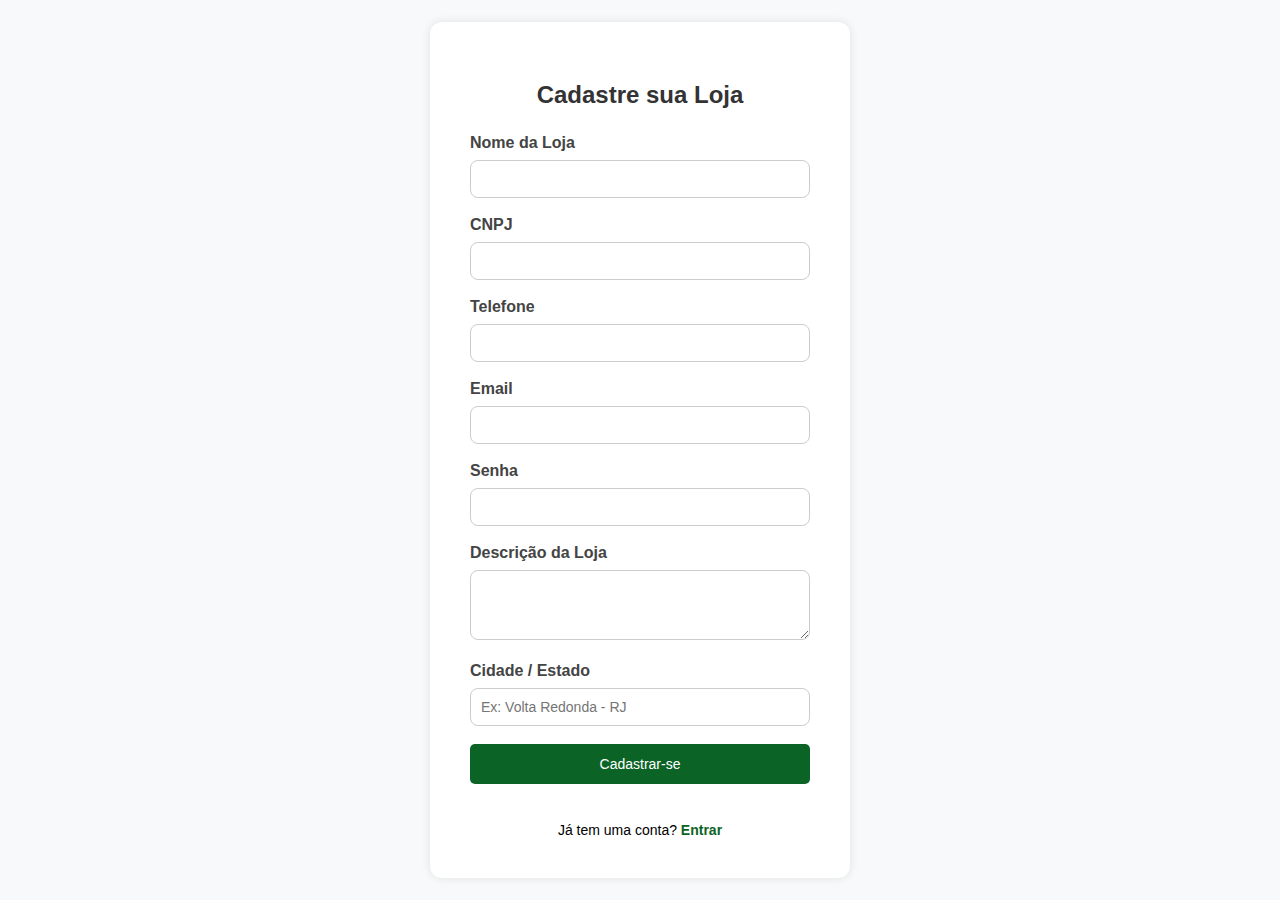
<file: cadastreloja.html>
<!DOCTYPE html>
<html lang="pt-BR">
<head>
  <meta charset="UTF-8">
  <meta name="viewport" content="width=device-width, initial-scale=1.0">
  <title>Cadastro da Sua Loja - LocaFácil</title>
  <style>
    * {
      box-sizing: border-box;
    }

    body {
      font-family: Arial, sans-serif;
      background-color: #f8f9fa;
      margin: 0;
      display: flex;
      align-items: center;
      justify-content: center;
      min-height: 100vh;
    }

    .container {
      background-color: #fff;
      padding: 40px;
      border-radius: 12px;
      box-shadow: 0 0 10px rgba(0,0,0,0.1);
      width: 100%;
      max-width: 420px;
    }

    h2 {
      text-align: center;
      margin-bottom: 25px;
      color: #333;
    }

    label {
      display: block;
      margin-bottom: 8px;
      color: #444;
      font-weight: bold;
    }

    input, textarea, select {
      width: 100%;
      padding: 10px;
      margin-bottom: 18px;
      border: 1px solid #ccc;
      border-radius: 8px;
      font-size: 14px;
    }

    button {
      width: 100%;
      background-color: #0b6426;
      color: #fff;
      padding: 12px;
      border: none;
      border-radius: 8px;
      font-size: 16px;
      font-weight: bold;
      cursor: pointer;
      transition: background 0.3s ease;
    }

    button:hover {
      background-color: #0b6426;
    }

    .login-link {
      text-align: center;
      margin-top: 20px;
      font-size: 14px;
    }

    .login-link a {
      color: #0b6426;
      text-decoration: none;
      font-weight: bold;
    }
  </style>
</head>
<body>

  <div class="container">
    <h2>Cadastre sua Loja</h2>
    <form>
      <label for="nome">Nome da Loja</label>
      <input type="text" id="nome" name="nome" required>

      <label for="cnpj">CNPJ</label>
      <input type="text" id="cnpj" name="cnpj" required>

      <label for="telefone">Telefone</label>
      <input type="tel" id="telefone" name="telefone" required>

      <label for="email">Email</label>
      <input type="email" id="email" name="email" required>

      <label for="senha">Senha</label>
      <input type="password" id="senha" name="senha" required>

      <label for="descricao">Descrição da Loja</label>
      <textarea id="descricao" name="descricao" rows="3"></textarea>

      <label for="local">Cidade / Estado</label>
      <input type="text" id="local" name="local" placeholder="Ex: Volta Redonda - RJ" required>

      <a href="index.html" style="text-decoration: none;">
  <input type="submit" value="Cadastrar-se" style="background-color: #0b6426; color: white; width: 100%; padding: 12px; border: none; border-radius: 5px; cursor: pointer;">
</a>
    </form>

    <div class="login-link">
      Já tem uma conta? <a href="login.html">Entrar</a>
    </div>
  </div>
</form>
</body>
</html>
</file>
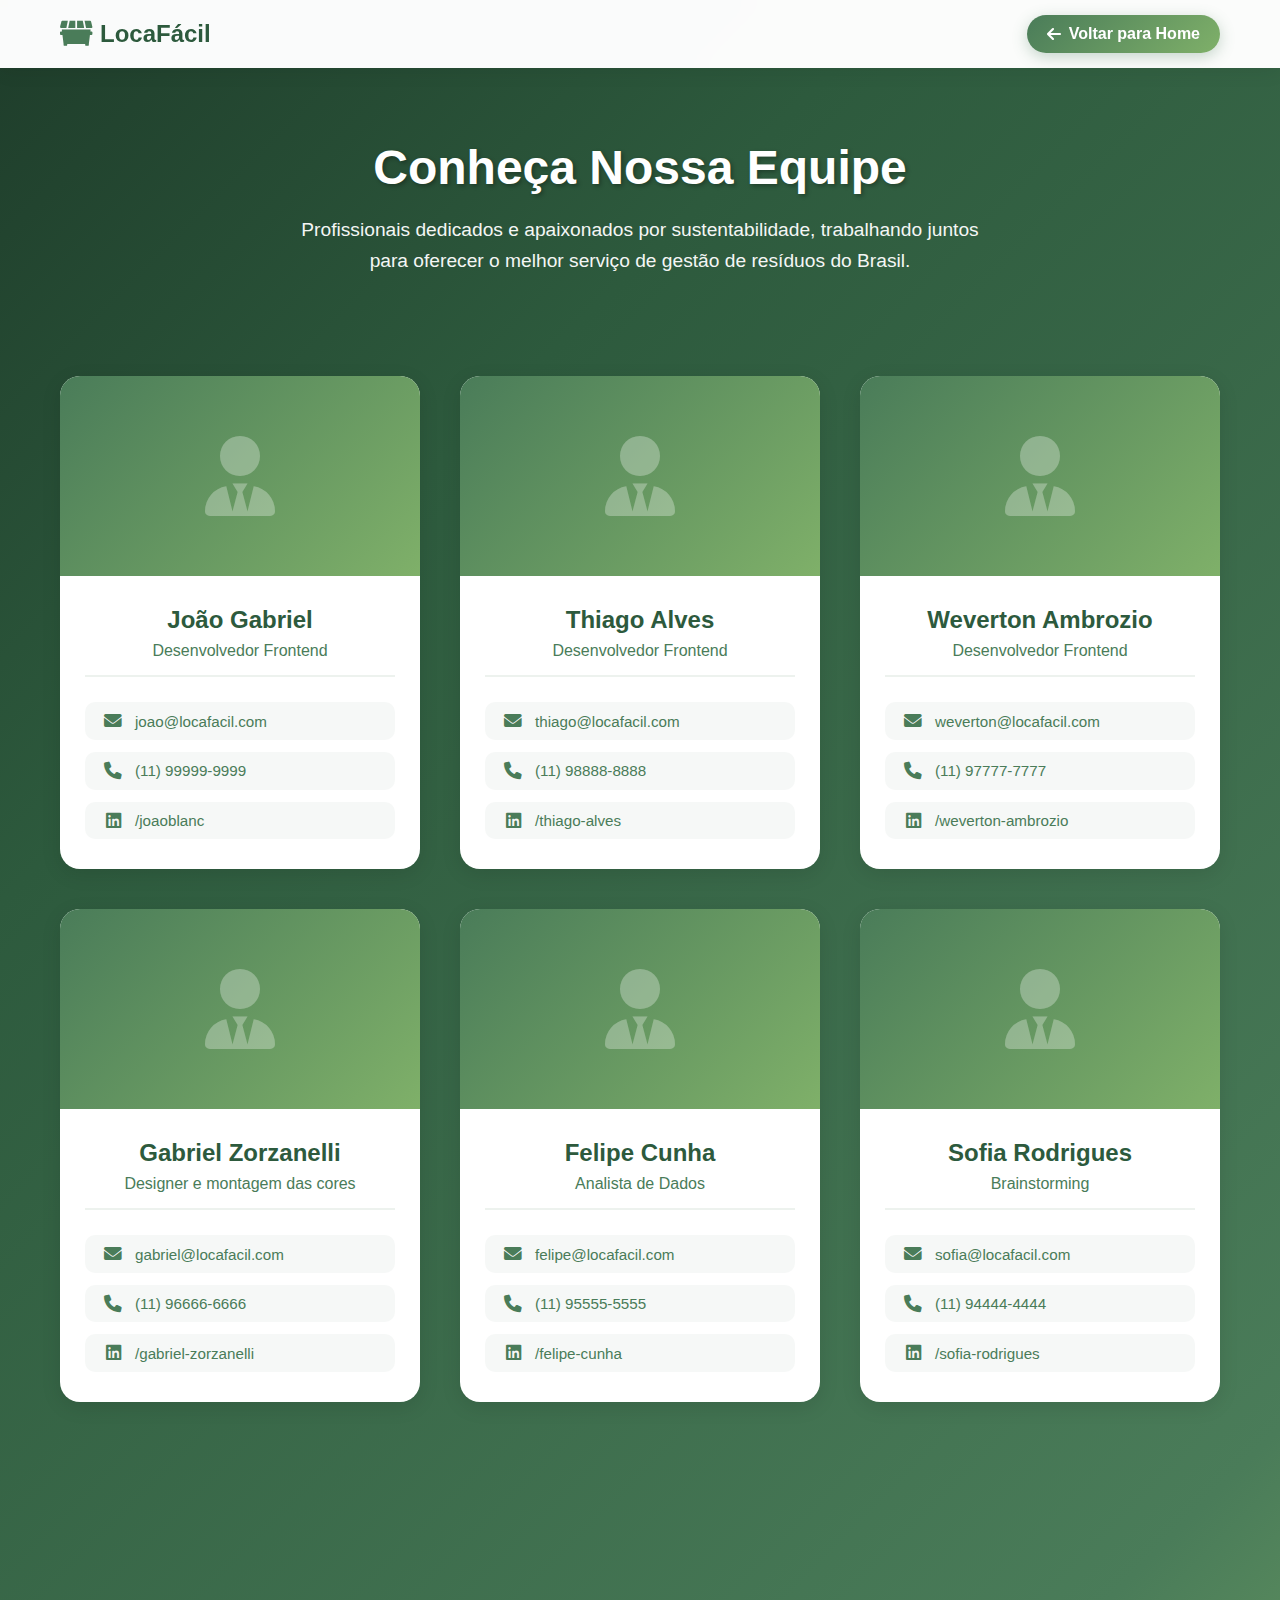
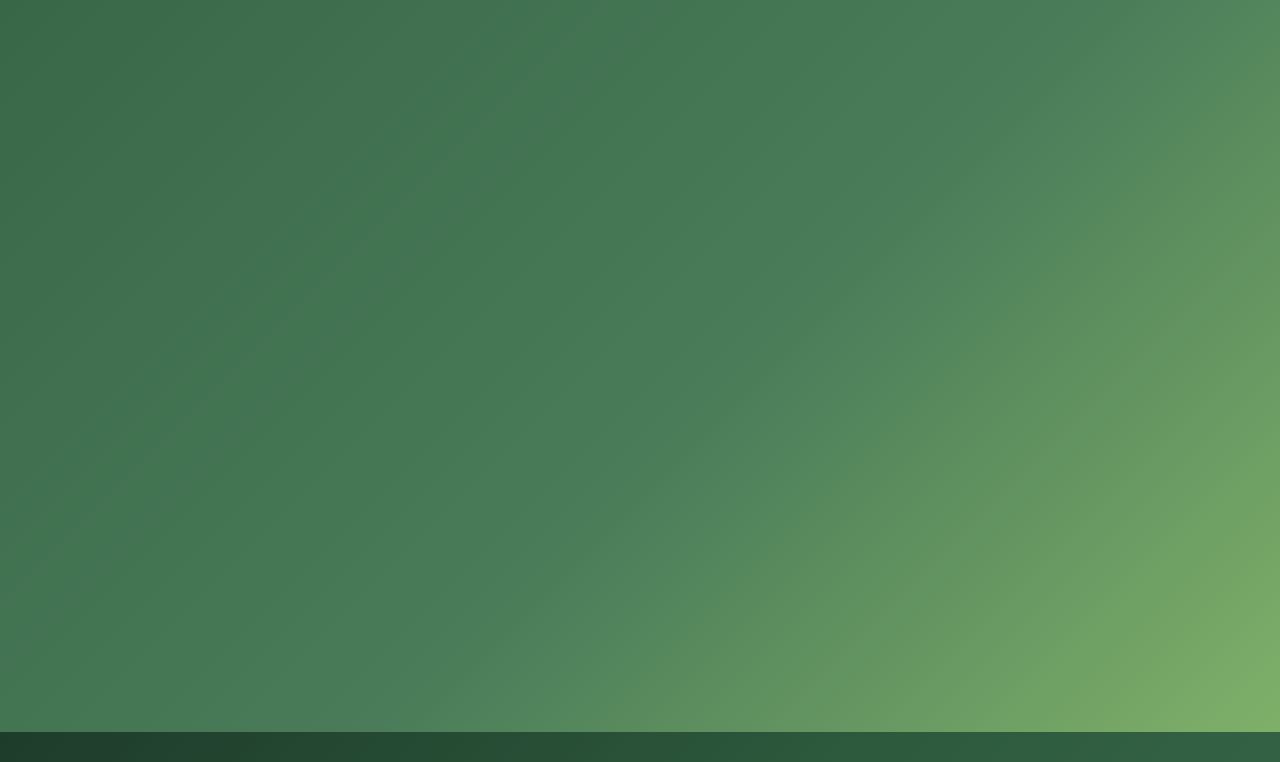
<file: equipe.html>
<!DOCTYPE html>
<html lang="pt-BR">
<head>
    <meta charset="UTF-8">
    <meta name="viewport" content="width=device-width, initial-scale=1.0">
    <title>Nossa Equipe - LocaFácil</title>
    <link href="https://cdnjs.cloudflare.com/ajax/libs/font-awesome/6.0.0/css/all.min.css" rel="stylesheet">
    <link rel="stylesheet" href="equipe.css">
</head>
<body>
    <!-- Header -->
    <header class="header">
        <div class="header-container">
            <a href="index.html" class="logo">
                  <i class="fas fa-dumpster"></i>
                <span>LocaFácil</span>
            </a>
            
            <a href="index.html" class="back-btn">
                <i class="fas fa-arrow-left"></i>
                Voltar para Home
            </a>
        </div>
    </header>

    <!-- Conteúdo Principal -->
    <main class="team-page">
        <!-- Seção de Introdução -->
        <section class="team-intro">
            <div class="container">
                <h1 class="page-title">Conheça Nossa Equipe</h1>
                <p class="page-subtitle">
                    Profissionais dedicados e apaixonados por sustentabilidade, trabalhando juntos para 
                    oferecer o melhor serviço de gestão de resíduos do Brasil.
                </p>
            </div>
        </section>

        <!-- Grid de Membros da Equipe -->
        <section class="team-members">
            <div class="container">
                <div class="team-grid">
                    
                    <!-- Membro 1 -->
                    <div class="team-card" data-member="1">
                        <div class="member-image">
                            <i class="fas fa-user-tie"></i>
                        </div>
                        <div class="member-info">
                            <h3 class="member-name">João Gabriel</h3>
                            <p class="member-role">Desenvolvedor Frontend</p>
                            <div class="contact-info">
                                <a href="mailto:joao@locafacil.com" class="contact-item">
                                    <i class="fas fa-envelope"></i>
                                    joao@locafacil.com
                                </a>
                                <a href="tel:+5511999999999" class="contact-item">
                                    <i class="fas fa-phone"></i>
                                    (11) 99999-9999
                                </a>
                                <a href="#" class="contact-item">
                                    <i class="fab fa-linkedin"></i>
                                    /joaoblanc
                                </a>
                            </div>
                        </div>
                    </div>

                    <!-- Membro 2 -->
                    <div class="team-card" data-member="2">
                        <div class="member-image">
                            <i class="fas fa-user-tie"></i>
                        </div>
                        <div class="member-info">
                            <h3 class="member-name">Thiago Alves</h3>
                            <p class="member-role">Desenvolvedor Frontend</p>
                            <div class="contact-info">
                                <a href="mailto:thiago@locafacil.com" class="contact-item">
                                    <i class="fas fa-envelope"></i>
                                    thiago@locafacil.com
                                </a>
                                <a href="tel:+5511988888888" class="contact-item">
                                    <i class="fas fa-phone"></i>
                                    (11) 98888-8888
                                </a>
                                <a href="#" class="contact-item">
                                    <i class="fab fa-linkedin"></i>
                                    /thiago-alves
                                </a>
                            </div>
                        </div>
                    </div>

                    <!-- Membro 3 -->
                    <div class="team-card" data-member="3">
                        <div class="member-image">
                            <i class="fas fa-user-tie"></i>
                        </div>
                        <div class="member-info">
                            <h3 class="member-name">Weverton Ambrozio</h3>
                            <p class="member-role">Desenvolvedor Frontend</p>
                            <div class="contact-info">
                                <a href="mailto:weverton@locafacil.com" class="contact-item">
                                    <i class="fas fa-envelope"></i>
                                    weverton@locafacil.com
                                </a>
                                <a href="tel:+5511977777777" class="contact-item">
                                    <i class="fas fa-phone"></i>
                                    (11) 97777-7777
                                </a>
                                <a href="#" class="contact-item">
                                    <i class="fab fa-linkedin"></i>
                                    /weverton-ambrozio
                                </a>
                            </div>
                        </div>
                    </div>

                    <!-- Membro 4 -->
                    <div class="team-card" data-member="4">
                        <div class="member-image">
                            <i class="fas fa-user-tie"></i>
                        </div>
                        <div class="member-info">
                            <h3 class="member-name">Gabriel Zorzanelli</h3>
                            <p class="member-role">Designer e montagem das cores</p>
                            <div class="contact-info">
                                <a href="mailto:gabriel@locafacil.com" class="contact-item">
                                    <i class="fas fa-envelope"></i>
                                    gabriel@locafacil.com
                                </a>
                                <a href="tel:+5511966666666" class="contact-item">
                                    <i class="fas fa-phone"></i>
                                    (11) 96666-6666
                                </a>
                                <a href="#" class="contact-item">
                                    <i class="fab fa-linkedin"></i>
                                    /gabriel-zorzanelli
                                </a>
                            </div>
                        </div>
                    </div>

                    <!-- Membro 5 -->
                    <div class="team-card" data-member="5">
                        <div class="member-image">
                            <i class="fas fa-user-tie"></i>
                        </div>
                        <div class="member-info">
                            <h3 class="member-name">Felipe Cunha</h3>
                            <p class="member-role">Analista de Dados</p>
                            <div class="contact-info">
                                <a href="mailto:felipe@locafacil.com" class="contact-item">
                                    <i class="fas fa-envelope"></i>
                                    felipe@locafacil.com
                                </a>
                                <a href="tel:+5511955555555" class="contact-item">
                                    <i class="fas fa-phone"></i>
                                    (11) 95555-5555
                                </a>
                                <a href="#" class="contact-item">
                                    <i class="fab fa-linkedin"></i>
                                    /felipe-cunha
                                </a>
                            </div>
                        </div>
                    </div>

                    <!-- Membro 6 -->
                    <div class="team-card" data-member="6">
                        <div class="member-image">
                            <i class="fas fa-user-tie"></i>
                        </div>
                        <div class="member-info">
                            <h3 class="member-name">Sofia Rodrigues</h3>
                            <p class="member-role">Brainstorming</p>
                            <div class="contact-info">
                                <a href="mailto:sofia@locafacil.com" class="contact-item">
                                    <i class="fas fa-envelope"></i>
                                    sofia@locafacil.com
                                </a>
                                <a href="tel:+5511944444444" class="contact-item">
                                    <i class="fas fa-phone"></i>
                                    (11) 94444-4444
                                </a>
                                <a href="#" class="contact-item">
                                    <i class="fab fa-linkedin"></i>
                                    /sofia-rodrigues
                                </a>
                            </div>
                        </div>
                    </div>

                </div>
            </div>
        </section>

        <!-- Seção de Estatísticas -->
        <section class="team-stats">
            <div class="container">
                <div class="stats-grid">
                    <div class="stat-card">
                        <i class="fas fa-users"></i>
                        <h3 class="stat-number" data-count="50">0</h3>
                        <p>Colaboradores</p>
                    </div>
                    <div class="stat-card">
                        <i class="fas fa-award"></i>
                        <h3 class="stat-number" data-count="15">0</h3>
                        <p>Anos de Experiência</p>
                    </div>
                    <div class="stat-card">
                        <i class="fas fa-smile"></i>
                        <h3 class="stat-number" data-count="10000">0</h3>
                        <p>Clientes Satisfeitos</p>
                    </div>
                    <div class="stat-card">
                        <i class="fas fa-leaf"></i>
                        <h3 class="stat-number" data-count="500000">0</h3>
                        <p>Toneladas Recicladas</p>
                    </div>
                </div>
            </div>
        </section>

        <!-- Call to Action -->
        <section class="team-cta">
            <div class="container">
                <div class="cta-content">
                    <h2>Quer Fazer Parte da Nossa Equipe?</h2>
                    <p>Estamos sempre em busca de talentos apaixonados por sustentabilidade!</p>
                    <button class="cta-button">
                        <i class="fas fa-briefcase"></i>
                        Ver Vagas Disponíveis
                    </button>
                </div>
            </div>
        </section>
    </main>

    <script src="equipe.js"></script>
</body>
</html>
</file>
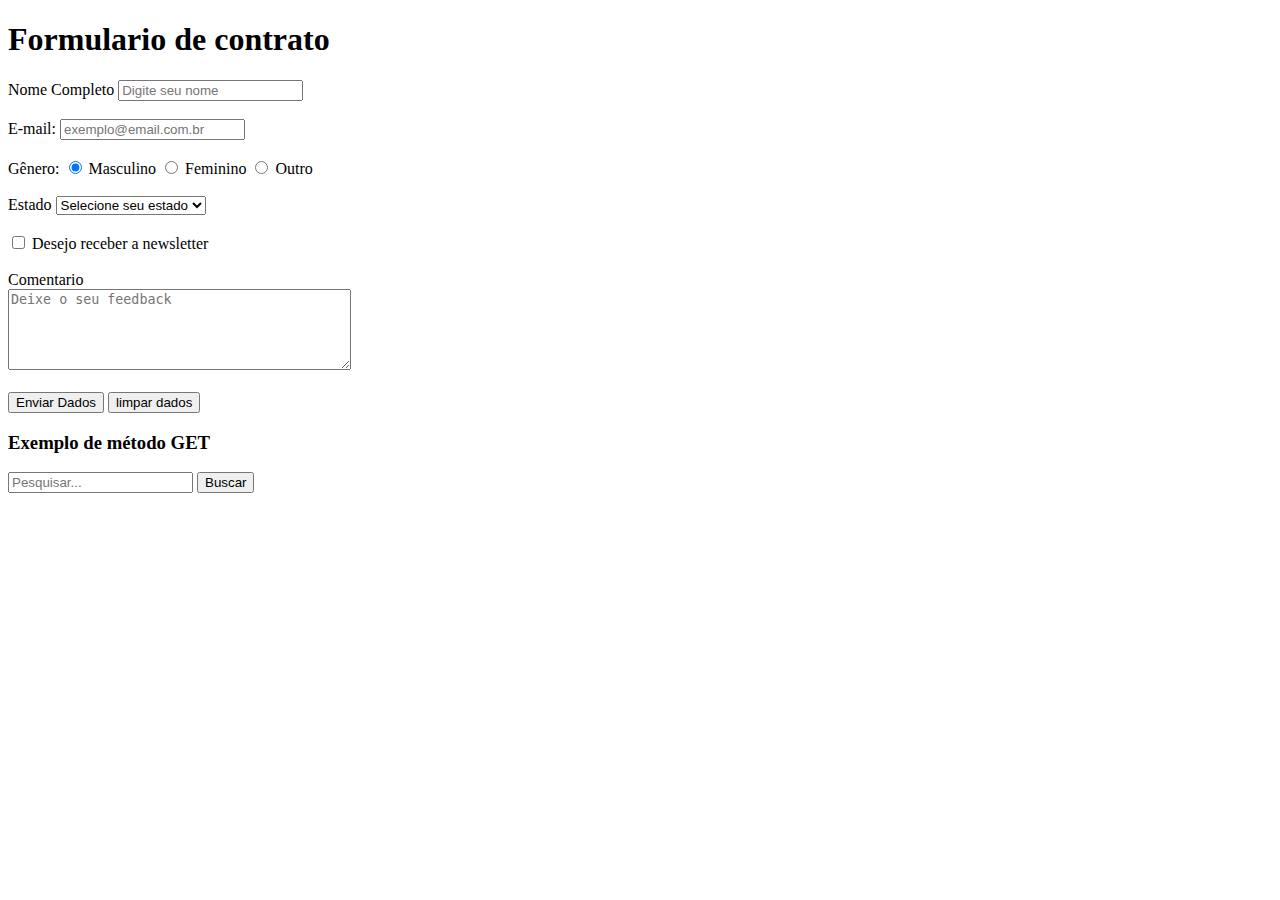
<file: form.html>
<!DOCTYPE html>
<html lang="pt-br">
<head>
    <meta charset="UTF-8">
    <meta name="viewport" content="width=device-width, initial-scale=1.0">
    <title>Formulario</title>
</head>
<body>
    <h1>Formulario de contrato</h1>
 
    <!---Formulario com método POST (recomendado para dados sensiveis(dados pessoas))-->
 
    <form action="processa_dados.php" method="post">
 
    <!--Campo de texto para nome-->
    <label for="nome">Nome Completo</label>
    <input type="text" id="nome" name="nome" required placeholder="Digite seu nome">
    <br><br>
    <!---Campo para e-mail-->
    <label for="email">E-mail:</label>
    <input type="email" name="email" required placeholder="exemplo@email.com.br">
    <br><br>
    <!--Raio buttons para gênero-->
    <label>Gênero:</label>
    <input type="radio" name="genero" value="masculino" required checked> Masculino
    <input type="radio" name="genero" value="feminino"> Feminino
    <input type="radio" name="genero" value="outro"> Outro
    <br><br>
    <!--Dropdown para seleção de estado-->
    <label for="estado">Estado</label>
    <select name="estado" required>
        <option value="Disable select">Selecione seu estado</option>
        <option value="SP">São Paulo</option>
        <option value="RJ">Rio de Janeiro</option>
        <option value="MG">Minas Gerais</option>
        <option value="ES">Espirito Santo</option>
    </select>
    <!--Checkbox para newsletter-->
    <br><br>
    <input type="checkbox" name="comentário" value="Sim">
    <label for="nawsletter">Desejo receber a newsletter</label>
    <br><br>

    <!--Textarea para comentários-->
<label for="comentario">Comentario</label><br>
<textarea name="comentario" rows="5" cols="40" placeholder="Deixe o seu feedback"></textarea>
<br><br>

<!---Botoes de ação-->
<input type="submit" value="Enviar Dados">
<input type="reset" value="limpar dados">



<h3>Exemplo de método GET</h3>
<form action="busca.php"></form>
<input type="text" name="termo_busca" placeholder="Pesquisar...">
<input type="submit" value="Buscar">


</form>


</body>
</html>
</file>
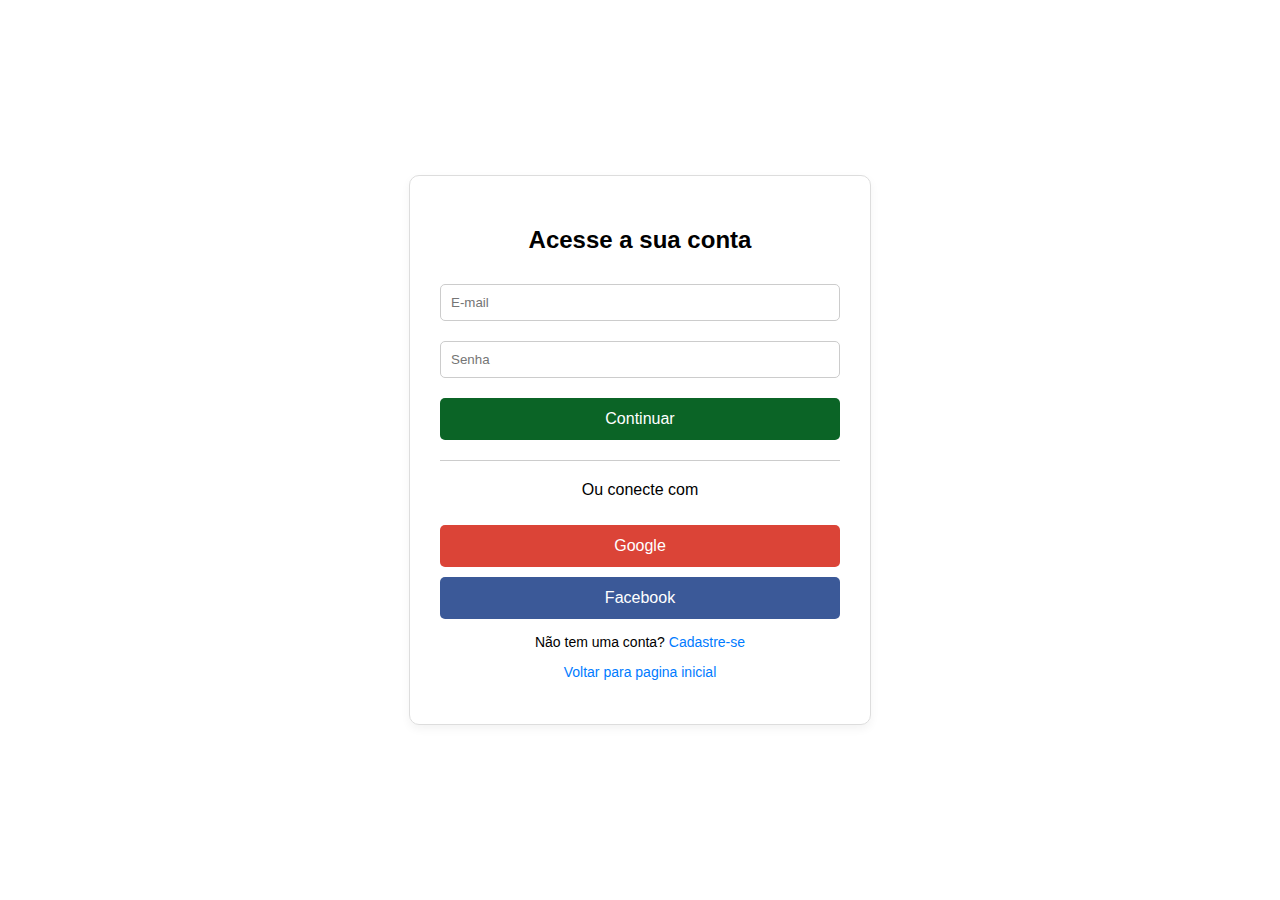
<file: login.html>
<!DOCTYPE html>
<html lang="pt-BR">
<head>
  <meta charset="UTF-8">
  <title>Login - LocaFácil</title>
  <style>
    body {
      font-family: Arial, sans-serif;
      background-color: #fff;
      margin: 0;
      display: flex;
      justify-content: center;
      align-items: center;
      min-height: 100vh;
    }

    .login-container {
      width: 100%;
      max-width: 400px;
      padding: 30px;
      border: 1px solid #ddd;
      border-radius: 10px;
      box-shadow: 0 4px 10px rgba(0, 0, 0, 0.05);
      text-align: center;
    }

    h2 {
      margin-bottom: 20px;
    }

    input[type="email"],
    input[type="password"] {
      width: 100%;
      padding: 10px;
      margin: 10px 0;
      border: 1px solid #ccc;
      border-radius: 5px;
      box-sizing: border-box;
    }

    button {
      width: 100%;
      padding: 12px;
      background-color: #0b6426;
      color: white;
      font-size: 16px;
      border: none;
      border-radius: 5px;
      cursor: pointer;
      margin-top: 10px;
    }

    .divider {
      margin: 20px 0;
      border-top: 1px solid #ccc;
    }

    .google { background-color: #db4437; color: white; margin-top: 10px }
    .facebook { background-color: #3b5998; color: white; margin-top: 10px }

    .footer {
      font-size: 14px;
      margin-top: 15px;
    }

    .footer a {
      color: #007bff;
      text-decoration: none;
    }

    .password-container {
      position: relative;
    }

    .toggle-senha {
      position: absolute;
      right: 10px;
      top: 50%;
      transform: translateY(-50%);
      background: none;
      border: none;
      cursor: pointer;
      font-size: 14px;
      color: #0b6426;
    }
  </style>
</head>

<body>

<div class="login-container">
  <h2>Acesse a sua conta</h2>

  <form id="loginForm" method="post">
    <input type="email" name="email" id="email" placeholder="E-mail" required>

    <div class="password-container">
      <input type="password" name="senha" id="senha" placeholder="Senha" required>
    </div>

    <button type="submit">Continuar</button>
  </form>

  <div class="divider"></div>

  <p>Ou conecte com</p>
  <div class="social-buttons">
    <button class="google" onclick="alert('Login com Google')">Google</button>
    <button class="facebook" onclick="alert('Login com Facebook')">Facebook</button>
  </div>

  <div class="footer">
    <p>Não tem uma conta? <a href="cadastra-se.html">Cadastre-se</a></p>
    <p><a href="index.html">Voltar para pagina inicial</a></p>
  </div>
</div>


<script src="login.js"></script>

</body>
</html>
</file>
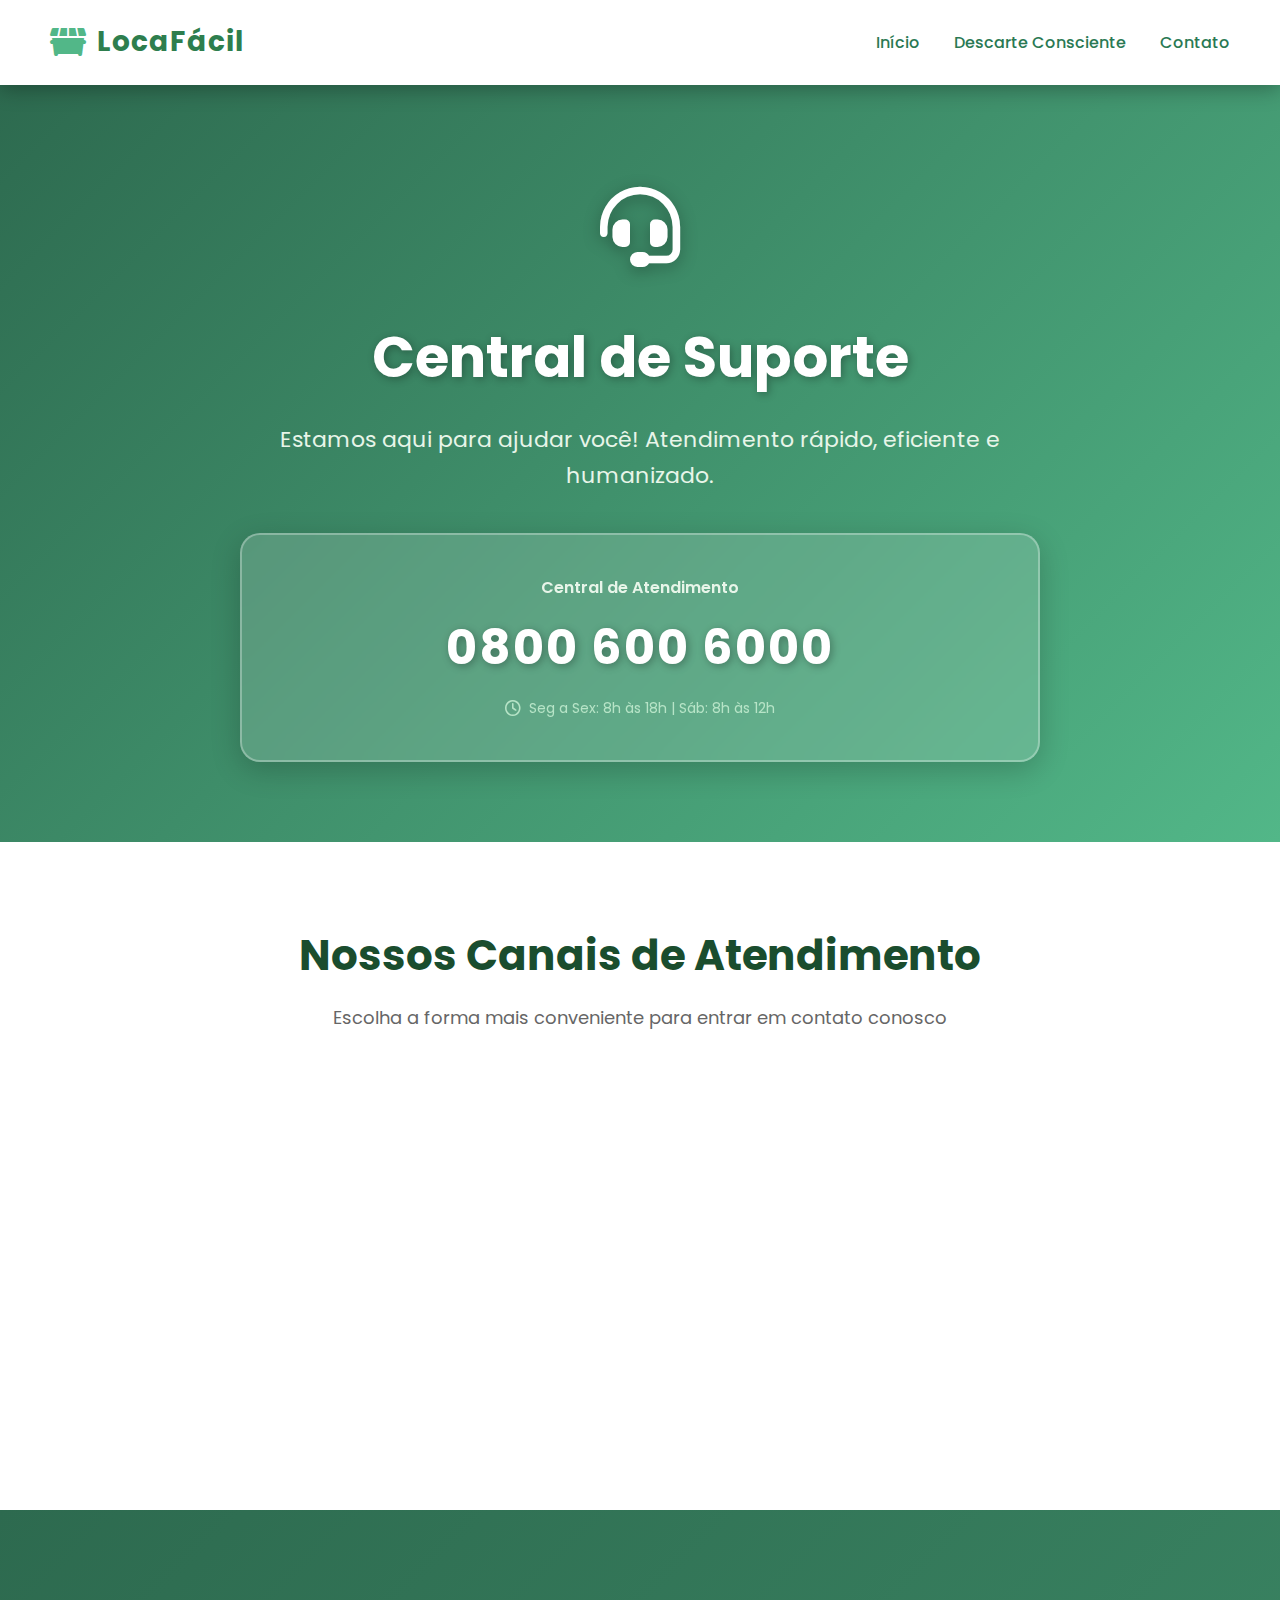
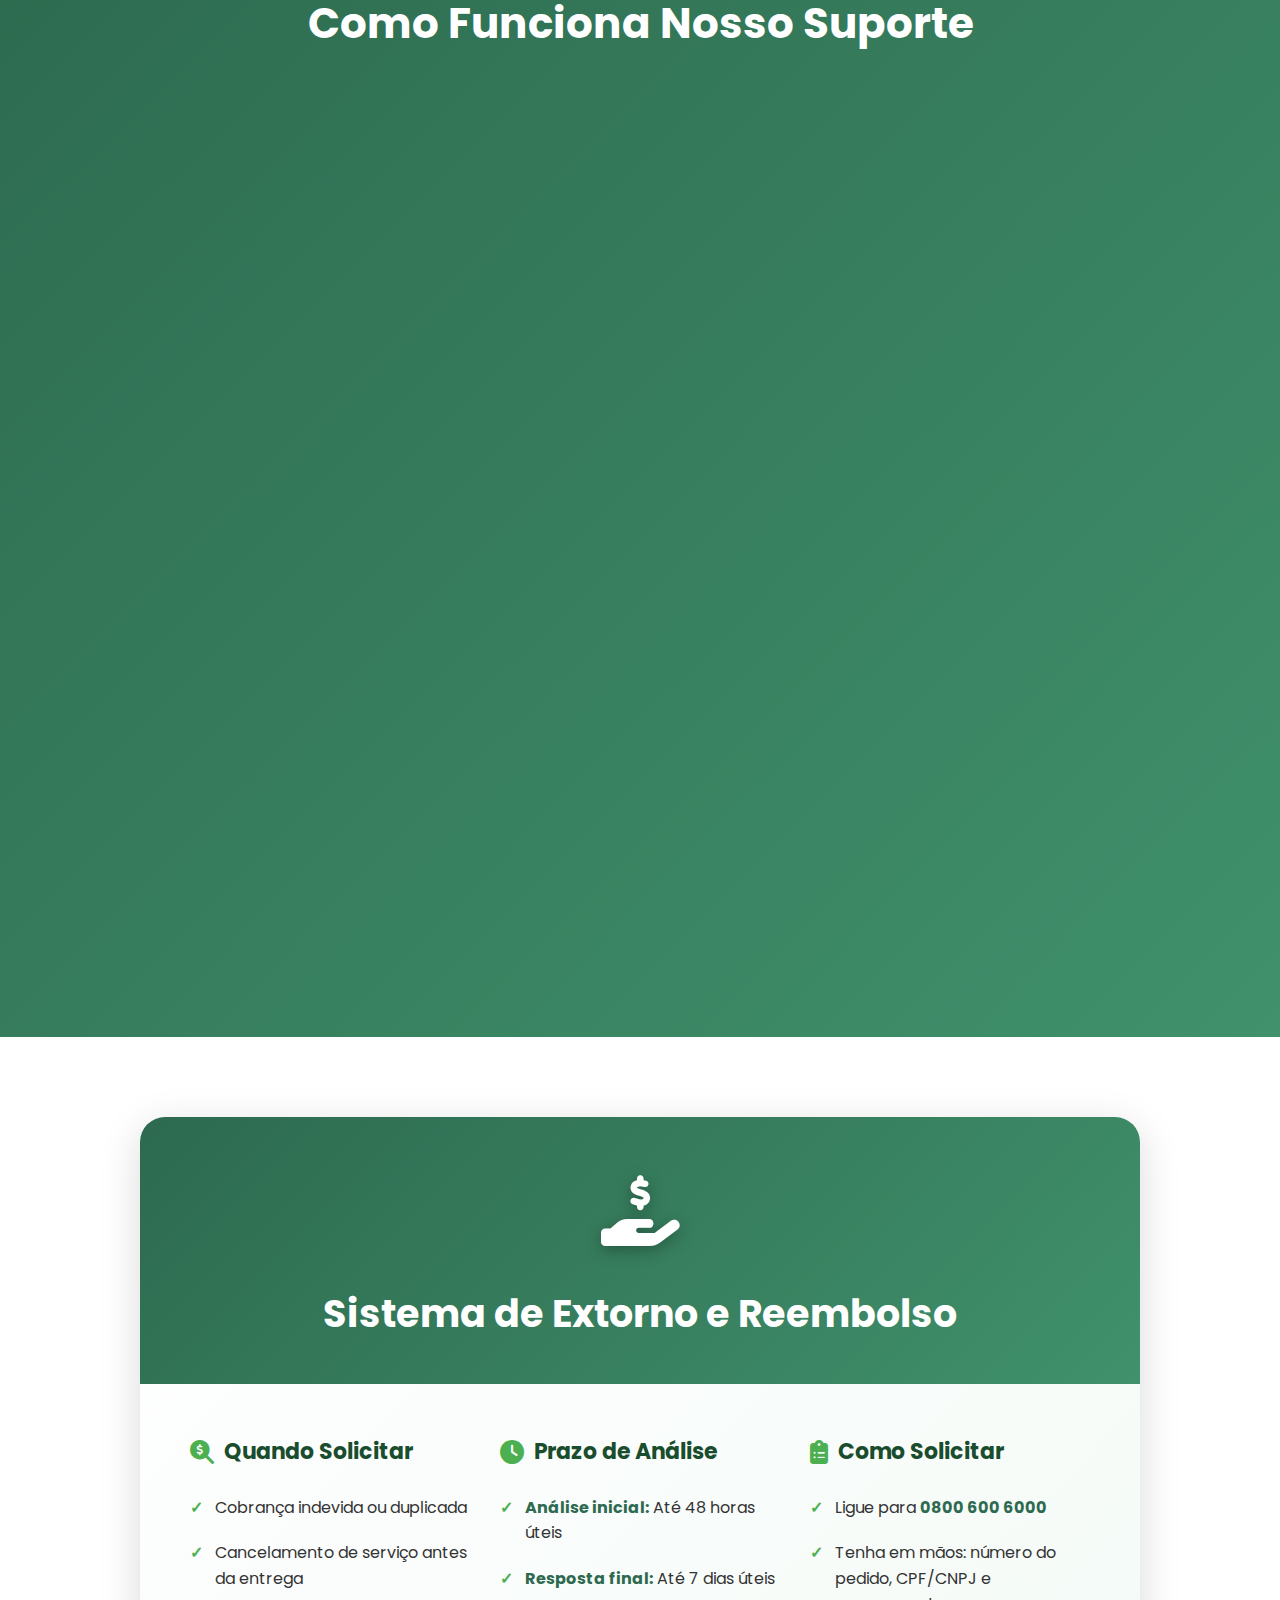
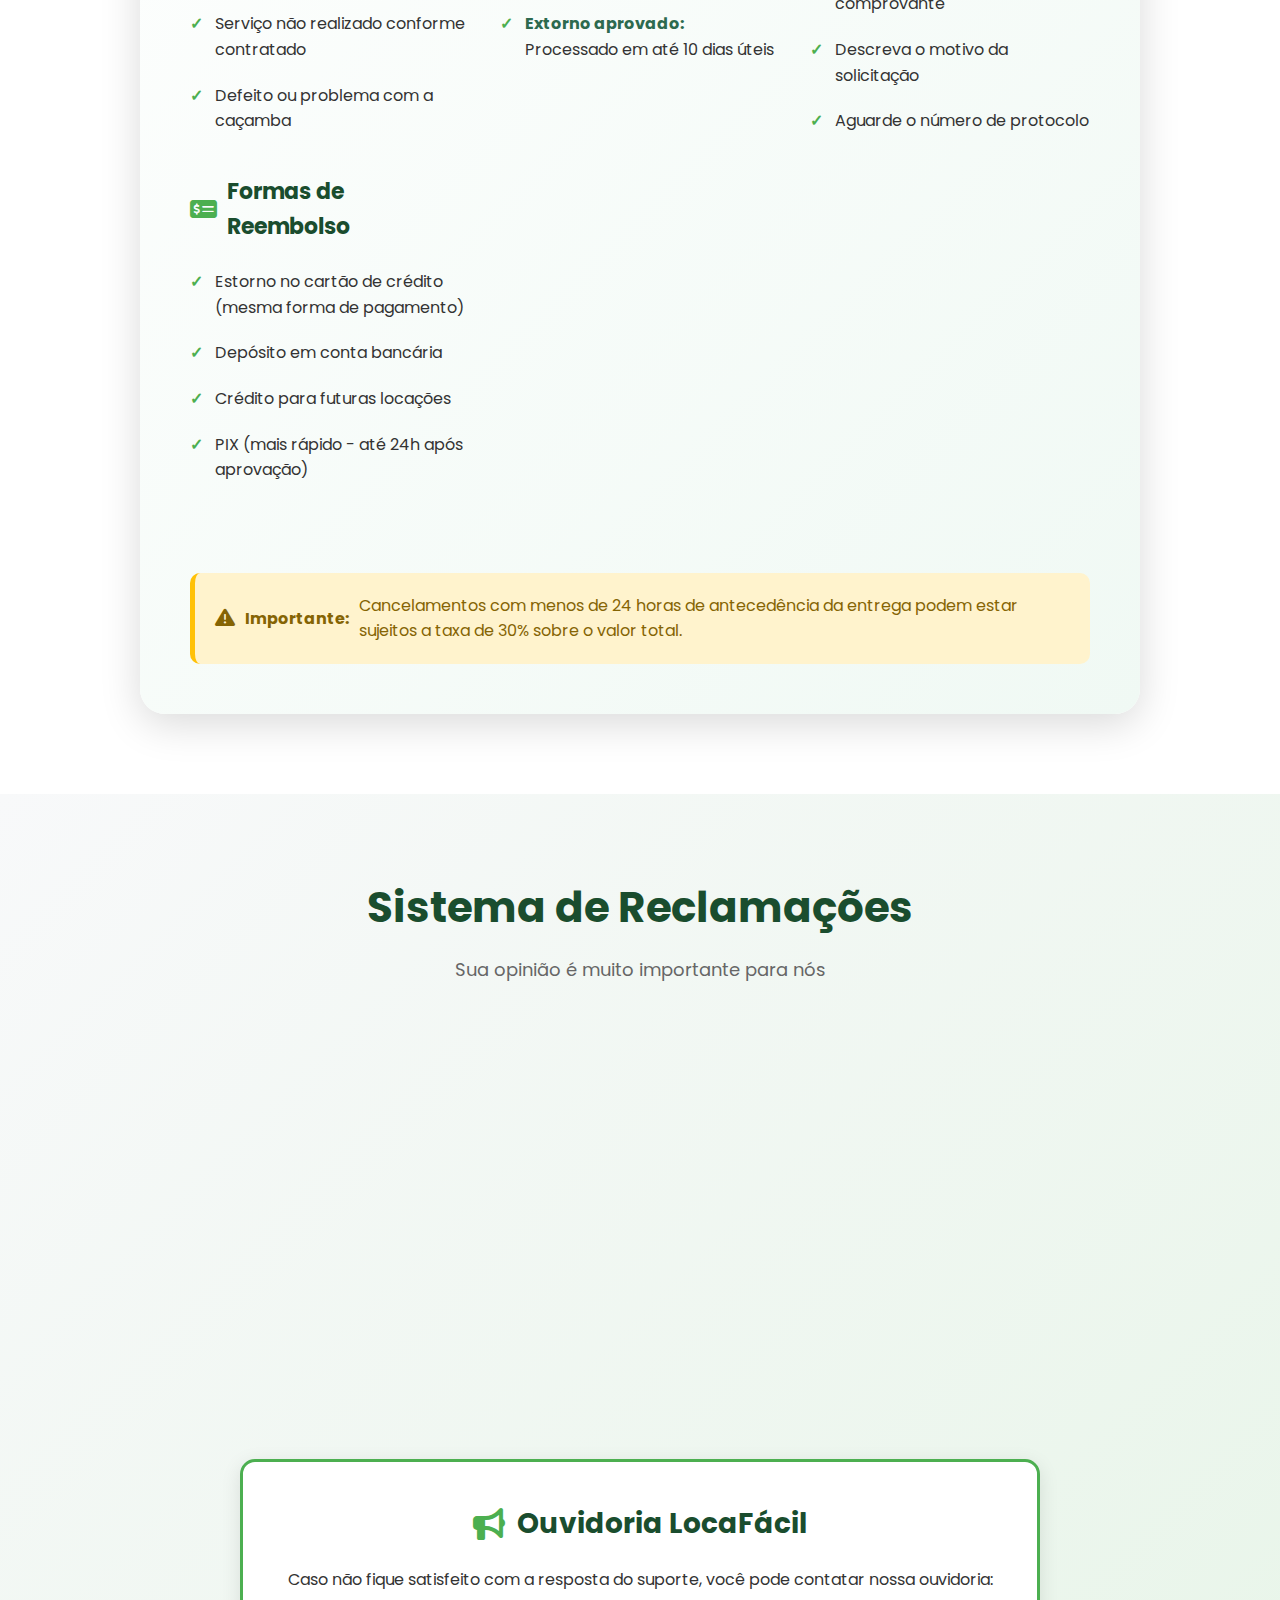
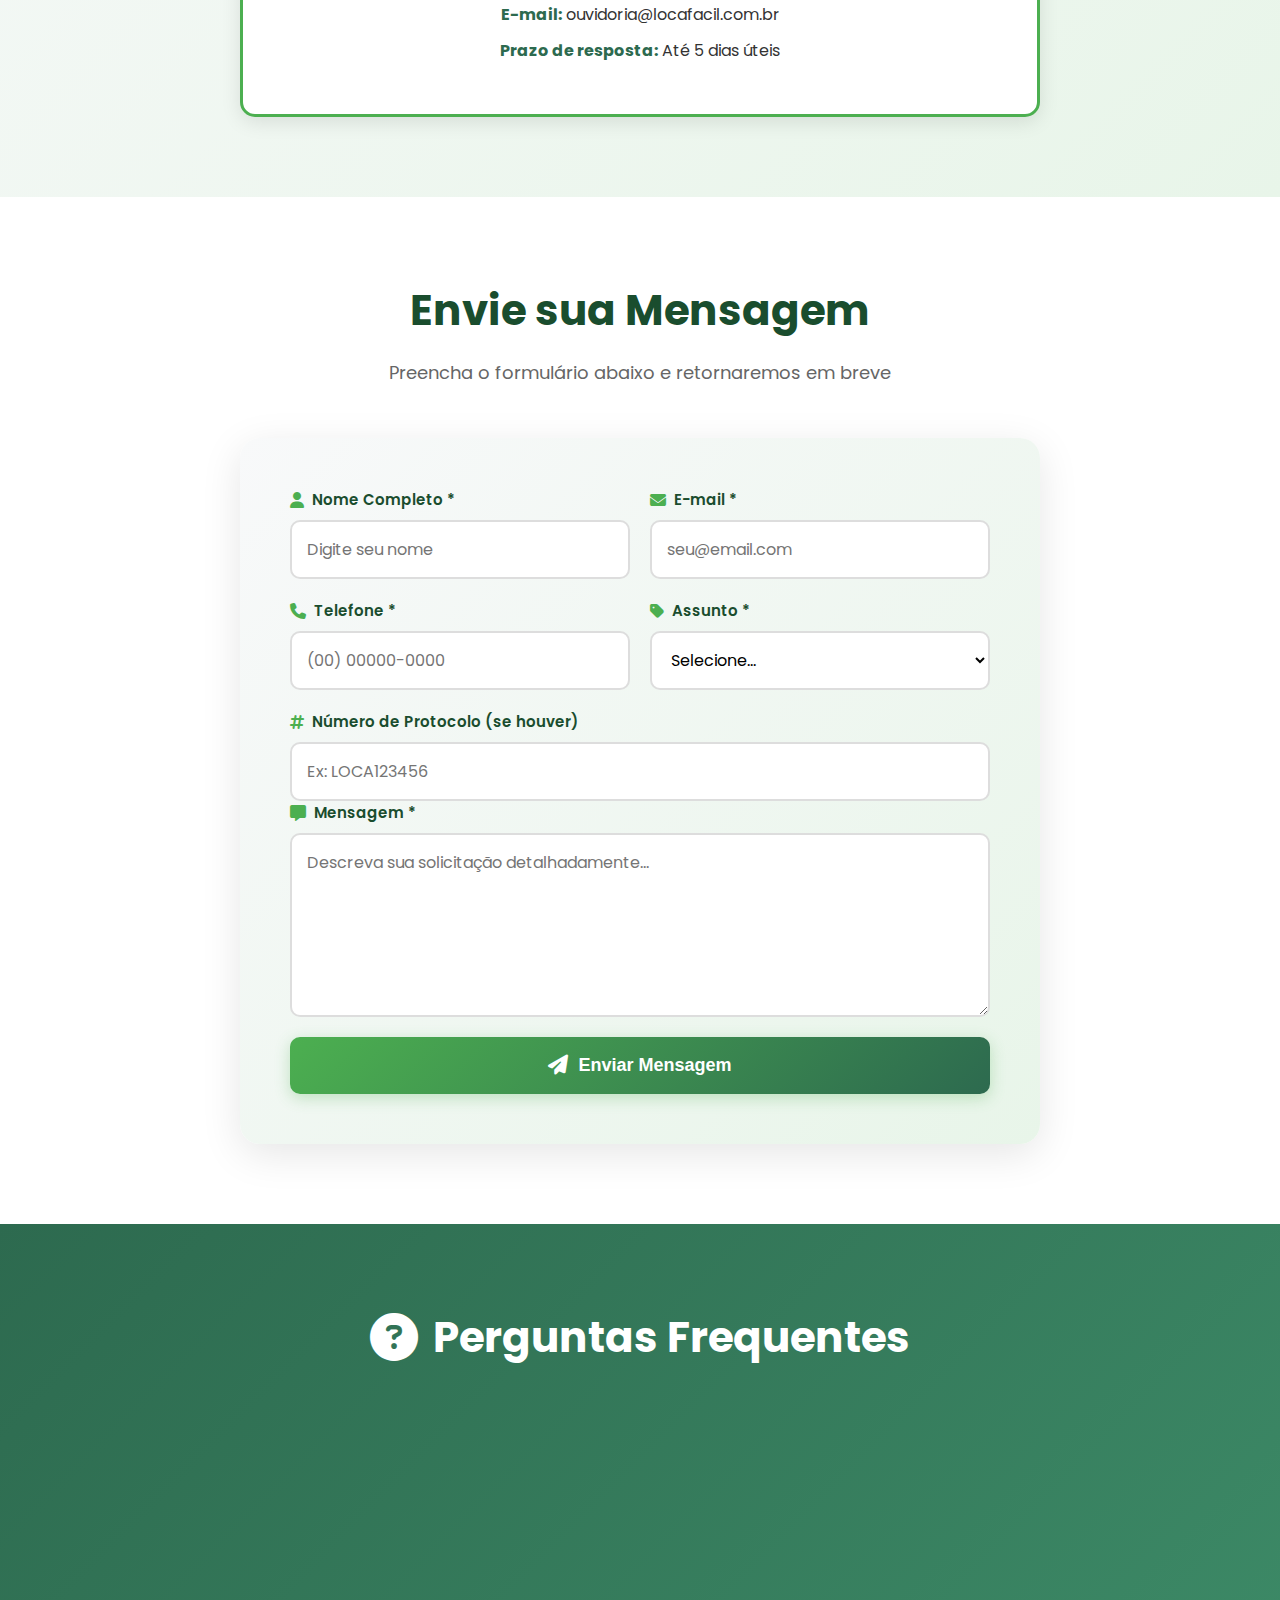
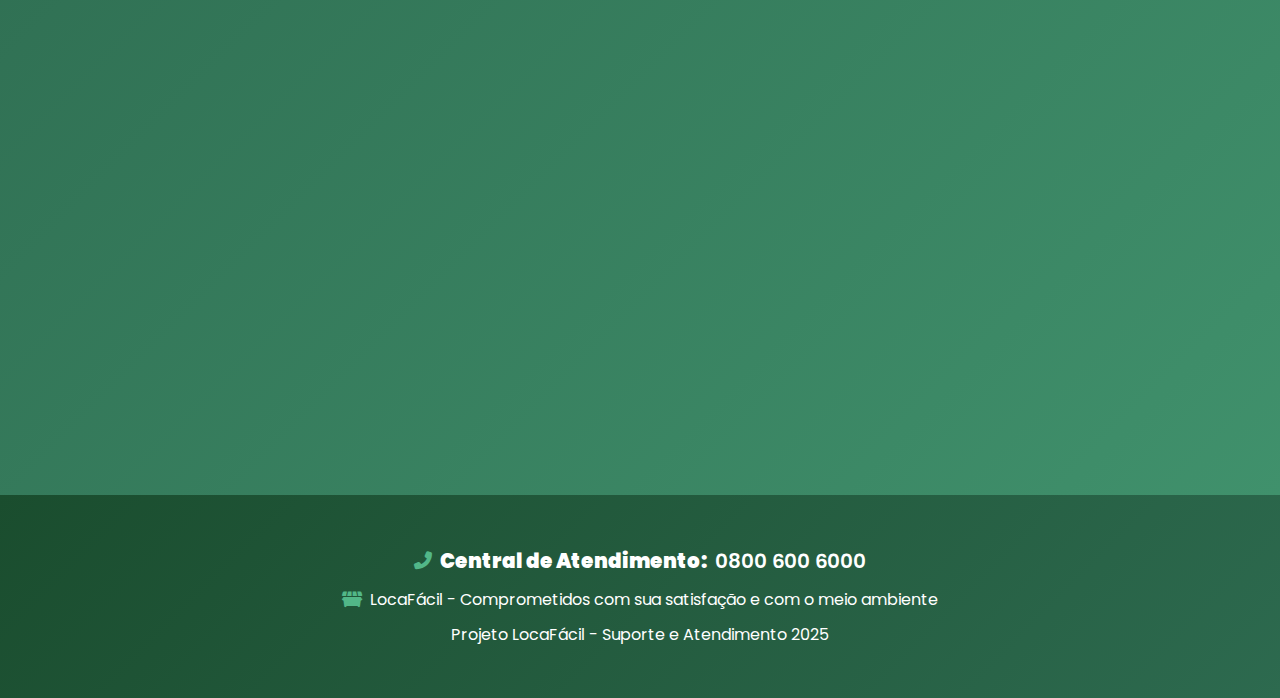
<file: suporte.html>
<!DOCTYPE html>
<html lang="pt-BR">
<head>
  <meta charset="UTF-8">
  <meta name="viewport" content="width=device-width, initial-scale=1.0">
  <title>Suporte - LocaFácil</title>
  <link rel="icon" href="IMAGENS/ChatGPT-Image-15-de-jun.-de-2025_-22_33_24.ico" type="image/png">
  <link href="https://fonts.googleapis.com/css2?family=Poppins:wght@300;400;600;700&display=swap" rel="stylesheet">
  <link rel="stylesheet" href="https://cdnjs.cloudflare.com/ajax/libs/font-awesome/6.4.0/css/all.min.css">
  <link rel="stylesheet" href="style_suporte.css">
</head>
<body>
  
  <!-- HEADER -->
  <header id="header">
    <div class="container-header">
      <h1><i class="fas fa-dumpster"></i> LocaFácil</h1>
      <nav>
        <a href="index.html">Início</a>
        <a href="descarte_consciente.html">Descarte Consciente</a>
        <a href="#contato">Contato</a>
      </nav>
    </div>
  </header>

  <!-- HERO SECTION -->
  <section class="hero-suporte">
    <div class="hero-content">
      <div class="hero-icon"><i class="fas fa-headset"></i></div>
      <h1>Central de Suporte</h1>
      <p>Estamos aqui para ajudar você! Atendimento rápido, eficiente e humanizado.</p>
      
      <div class="contato-destaque">
        <div class="telefone-0800">
          <span class="label">Central de Atendimento</span>
          <a href="tel:08006006000" class="numero-0800">0800 600 6000</a>
          <span class="horario"><i class="far fa-clock"></i> Seg a Sex: 8h às 18h | Sáb: 8h às 12h</span>
        </div>
      </div>
    </div>
  </section>

  <!-- CANAIS DE ATENDIMENTO -->
  <section class="canais-atendimento">
    <div class="container">
      <h2>Nossos Canais de Atendimento</h2>
      <p class="subtitulo">Escolha a forma mais conveniente para entrar em contato conosco</p>
      
      <div class="canais-grid">
        <div class="canal-card">
          <div class="canal-icon"><i class="fas fa-phone-alt"></i></div>
          <h3>Telefone</h3>
          <p><strong>0800 600 6000</strong></p>
          <p class="canal-desc">Atendimento por telefone de segunda a sábado</p>
        </div>

        <div class="canal-card">
          <div class="canal-icon"><i class="fas fa-envelope"></i></div>
          <h3>E-mail</h3>
          <p><strong>suporte@locafacil.com.br</strong></p>
          <p class="canal-desc">Resposta em até 24 horas úteis</p>
        </div>

        <div class="canal-card">
          <div class="canal-icon"><i class="fab fa-whatsapp"></i></div>
          <h3>WhatsApp</h3>
          <p><strong>(24) 99999-0000</strong></p>
          <p class="canal-desc">Chat rápido e prático</p>
        </div>

        <div class="canal-card">
          <div class="canal-icon"><i class="fas fa-comments"></i></div>
          <h3>Chat Online</h3>
          <p><strong>www.locafacil.com.br</strong></p>
          <p class="canal-desc">Atendimento imediato em nosso site</p>
        </div>
      </div>
    </div>
  </section>

  <!-- COMO FUNCIONA O SUPORTE -->
  <section class="como-funciona">
    <div class="container">
      <h2>Como Funciona Nosso Suporte</h2>
      
      <div class="timeline">
        <div class="timeline-item">
          <div class="timeline-numero">1</div>
          <div class="timeline-content">
            <h3><i class="fas fa-phone-volume"></i> Contato Inicial</h3>
            <p>Entre em contato através de qualquer um dos nossos canais. Nossa equipe registrará sua solicitação e fornecerá um número de protocolo.</p>
          </div>
        </div>

        <div class="timeline-item">
          <div class="timeline-numero">2</div>
          <div class="timeline-content">
            <h3><i class="fas fa-search"></i> Análise do Caso</h3>
            <p>Nossa equipe especializada analisará sua solicitação em até 24 horas úteis, buscando a melhor solução para seu problema.</p>
          </div>
        </div>

        <div class="timeline-item">
          <div class="timeline-numero">3</div>
          <div class="timeline-content">
            <h3><i class="fas fa-check-circle"></i> Resolução</h3>
            <p>Você receberá retorno com a solução proposta. Se necessário, agendaremos uma visita técnica sem custo adicional.</p>
          </div>
        </div>

        <div class="timeline-item">
          <div class="timeline-numero">4</div>
          <div class="timeline-content">
            <h3><i class="fas fa-user-check"></i> Acompanhamento</h3>
            <p>Após a resolução, entramos em contato para garantir sua satisfação e coletar feedback sobre o atendimento.</p>
          </div>
        </div>
      </div>
    </div>
  </section>

  <!-- SISTEMA DE EXTORNO -->
  <section class="extorno-section">
    <div class="container">
      <div class="extorno-box">
        <div class="extorno-header">
          <div class="extorno-icon"><i class="fas fa-hand-holding-usd"></i></div>
          <h2>Sistema de Extorno e Reembolso</h2>
        </div>
        
        <div class="extorno-content">
          <div class="extorno-item">
            <h3><i class="fas fa-search-dollar"></i> Quando Solicitar</h3>
            <ul>
              <li>Cobrança indevida ou duplicada</li>
              <li>Cancelamento de serviço antes da entrega</li>
              <li>Serviço não realizado conforme contratado</li>
              <li>Defeito ou problema com a caçamba</li>
            </ul>
          </div>

          <div class="extorno-item">
            <h3><i class="fas fa-clock"></i> Prazo de Análise</h3>
            <ul>
              <li><strong>Análise inicial:</strong> Até 48 horas úteis</li>
              <li><strong>Resposta final:</strong> Até 7 dias úteis</li>
              <li><strong>Extorno aprovado:</strong> Processado em até 10 dias úteis</li>
            </ul>
          </div>

          <div class="extorno-item">
            <h3><i class="fas fa-clipboard-list"></i> Como Solicitar</h3>
            <ul>
              <li>Ligue para <strong>0800 600 6000</strong></li>
              <li>Tenha em mãos: número do pedido, CPF/CNPJ e comprovante</li>
              <li>Descreva o motivo da solicitação</li>
              <li>Aguarde o número de protocolo</li>
            </ul>
          </div>

          <div class="extorno-item">
            <h3><i class="fas fa-money-check-alt"></i> Formas de Reembolso</h3>
            <ul>
              <li>Estorno no cartão de crédito (mesma forma de pagamento)</li>
              <li>Depósito em conta bancária</li>
              <li>Crédito para futuras locações</li>
              <li>PIX (mais rápido - até 24h após aprovação)</li>
            </ul>
          </div>
        </div>

        <div class="extorno-destaque">
          <p><i class="fas fa-exclamation-triangle"></i> <strong>Importante:</strong> Cancelamentos com menos de 24 horas de antecedência da entrega podem estar sujeitos a taxa de 30% sobre o valor total.</p>
        </div>
      </div>
    </div>
  </section>

  <!-- RECLAMAÇÕES -->
  <section class="reclamacoes-section">
    <div class="container">
      <h2>Sistema de Reclamações</h2>
      <p class="subtitulo">Sua opinião é muito importante para nós</p>

      <div class="reclamacoes-grid">
        <div class="reclamacao-card">
          <div class="reclamacao-icon"><i class="fas fa-edit"></i></div>
          <h3>Registre sua Reclamação</h3>
          <p>Entre em contato através do <strong>0800 600 6000</strong> ou <strong>suporte@locafacil.com.br</strong></p>
        </div>

        <div class="reclamacao-card">
          <div class="reclamacao-icon"><i class="fas fa-tasks"></i></div>
          <h3>Acompanhe o Status</h3>
          <p>Use seu número de protocolo para consultar o andamento através dos nossos canais</p>
        </div>

        <div class="reclamacao-card">
          <div class="reclamacao-icon"><i class="fas fa-thumbs-up"></i></div>
          <h3>Resolução Garantida</h3>
          <p>Todas as reclamações são tratadas com prioridade e resolvidas em até 7 dias úteis</p>
        </div>
      </div>

      <div class="ouvidoria-box">
        <h3><i class="fas fa-bullhorn"></i> Ouvidoria LocaFácil</h3>
        <p>Caso não fique satisfeito com a resposta do suporte, você pode contatar nossa ouvidoria:</p>
        <p><strong>E-mail:</strong> ouvidoria@locafacil.com.br</p>
        <p><strong>Prazo de resposta:</strong> Até 5 dias úteis</p>
      </div>
    </div>
  </section>

  <!-- FORMULÁRIO DE CONTATO -->
  <section id="contato" class="contato-section">
    <div class="container">
      <h2>Envie sua Mensagem</h2>
      <p class="subtitulo">Preencha o formulário abaixo e retornaremos em breve</p>

      <form id="form-contato" class="form-contato">
        <div class="form-row">
          <div class="form-group">
            <label for="nome"><i class="fas fa-user"></i> Nome Completo *</label>
            <input type="text" id="nome" required placeholder="Digite seu nome">
          </div>

          <div class="form-group">
            <label for="email"><i class="fas fa-envelope"></i> E-mail *</label>
            <input type="email" id="email" required placeholder="seu@email.com">
          </div>
        </div>

        <div class="form-row">
          <div class="form-group">
            <label for="telefone"><i class="fas fa-phone"></i> Telefone *</label>
            <input type="tel" id="telefone" required placeholder="(00) 00000-0000">
          </div>

          <div class="form-group">
            <label for="assunto"><i class="fas fa-tag"></i> Assunto *</label>
            <select id="assunto" required>
              <option value="">Selecione...</option>
              <option value="duvida">Dúvida</option>
              <option value="reclamacao">Reclamação</option>
              <option value="extorno">Solicitação de Extorno</option>
              <option value="elogio">Elogio</option>
              <option value="sugestao">Sugestão</option>
            </select>
          </div>
        </div>

        <div class="form-group">
          <label for="protocolo"><i class="fas fa-hashtag"></i> Número de Protocolo (se houver)</label>
          <input type="text" id="protocolo" placeholder="Ex: LOCA123456">
        </div>

        <div class="form-group">
          <label for="mensagem"><i class="fas fa-comment-alt"></i> Mensagem *</label>
          <textarea id="mensagem" rows="6" required placeholder="Descreva sua solicitação detalhadamente..."></textarea>
        </div>

        <button type="submit" class="btn-enviar"><i class="fas fa-paper-plane"></i> Enviar Mensagem</button>
      </form>
    </div>
  </section>

  <!-- FAQ -->
  <section class="faq-section">
    <div class="container">
      <h2><i class="fas fa-question-circle"></i> Perguntas Frequentes</h2>
      
      <div class="faq-list">
        <div class="faq-item">
          <div class="faq-pergunta">
            <span>Qual o prazo para resposta do suporte?</span>
            <span class="faq-toggle">+</span>
          </div>
          <div class="faq-resposta">
            <p>Nosso prazo padrão de resposta é de até 24 horas úteis. Para casos urgentes, entre em contato pelo telefone 0800 600 6000 para atendimento imediato.</p>
          </div>
        </div>

        <div class="faq-item">
          <div class="faq-pergunta">
            <span>Como acompanho minha solicitação?</span>
            <span class="faq-toggle">+</span>
          </div>
          <div class="faq-resposta">
            <p>Ao abrir uma solicitação, você receberá um número de protocolo. Use esse número para consultar o status através do telefone, e-mail ou WhatsApp.</p>
          </div>
        </div>

        <div class="faq-item">
          <div class="faq-pergunta">
            <span>Posso cancelar minha locação?</span>
            <span class="faq-toggle">+</span>
          </div>
          <div class="faq-resposta">
            <p>Sim! Cancelamentos com mais de 24 horas de antecedência têm reembolso integral. Cancelamentos com menos de 24h podem ter taxa de 30%.</p>
          </div>
        </div>

        <div class="faq-item">
          <div class="faq-pergunta">
            <span>Quanto tempo demora o extorno?</span>
            <span class="faq-toggle">+</span>
          </div>
          <div class="faq-resposta">
            <p>Após a aprovação, o extorno é processado em até 10 dias úteis no cartão de crédito. Via PIX, o prazo é de até 24 horas.</p>
          </div>
        </div>

        <div class="faq-item">
          <div class="faq-pergunta">
            <span>O atendimento é gratuito?</span>
            <span class="faq-toggle">+</span>
          </div>
          <div class="faq-resposta">
            <p>Sim! Todos os nossos canais de atendimento são 100% gratuitos. O 0800 não gera custo algum para você.</p>
          </div>
        </div>
      </div>
    </div>
  </section>

  <!-- RODAPÉ -->
  <footer>
    <div class="footer-content">
      <p><i class="fas fa-phone-alt"></i> <strong>Central de Atendimento:</strong> 0800 600 6000</p>
      <p><i class="fas fa-dumpster"></i> LocaFácil - Comprometidos com sua satisfação e com o meio ambiente</p>
      <p>Projeto LocaFácil - Suporte e Atendimento 2025</p>
    </div>
  </footer>

  <script src="script_suporte.js"></script>
</body>
</html>
</file>
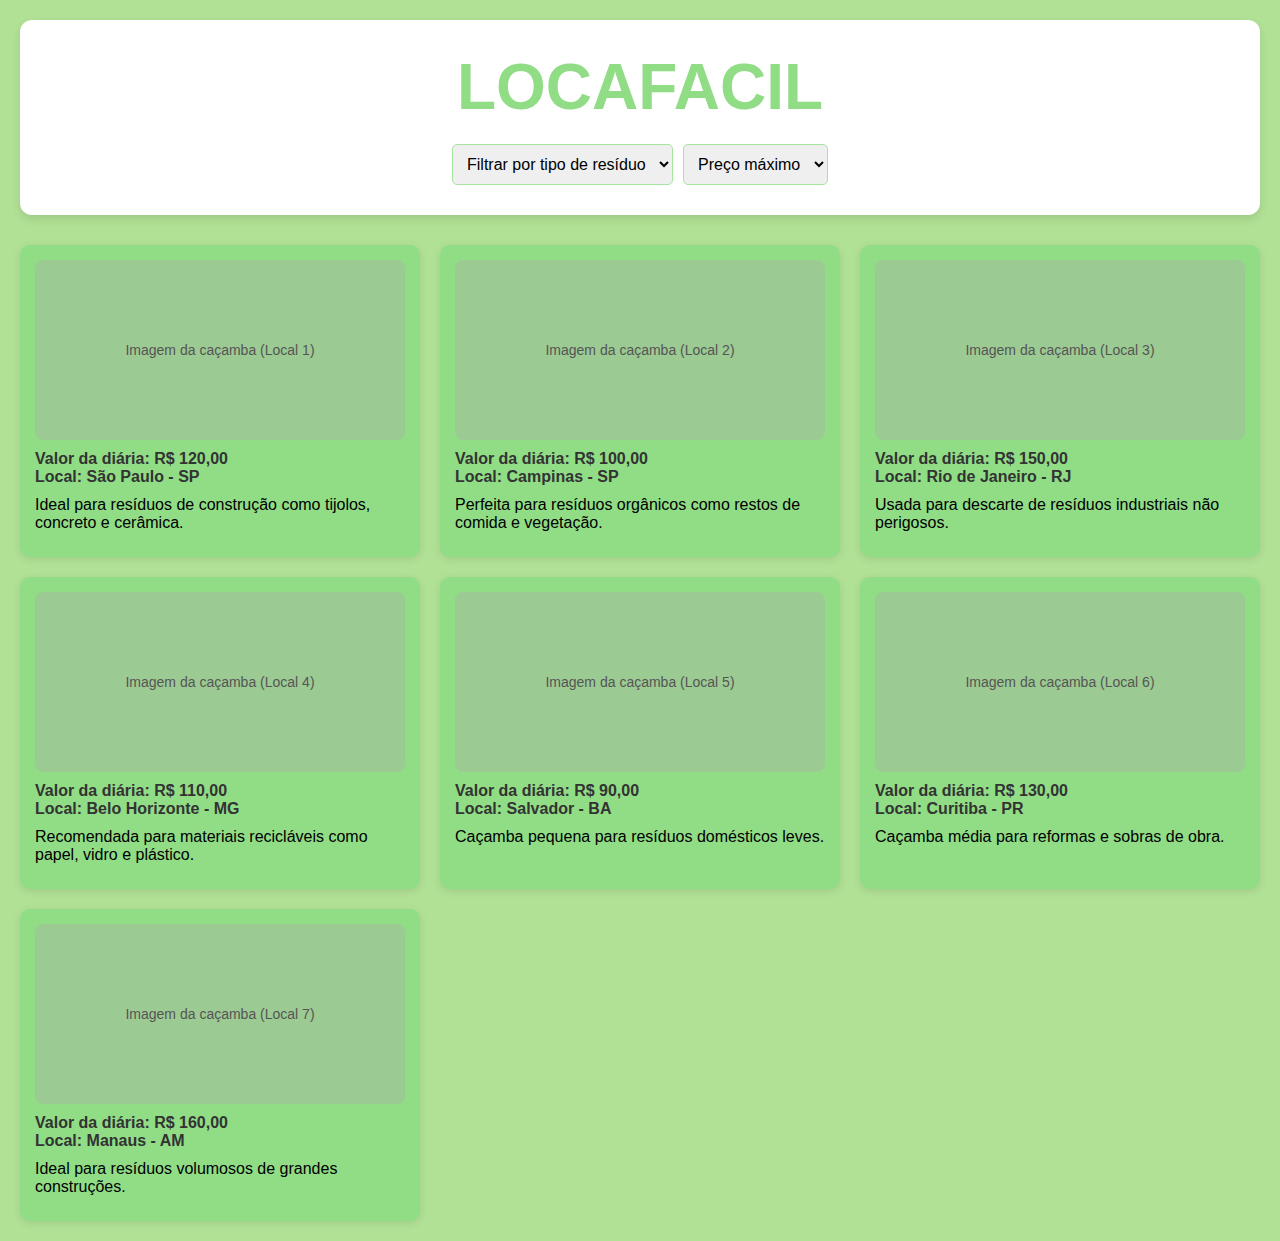
<file: teste.html>
<html lang="pt-BR">
<head>
  <meta charset="UTF-8">
  <meta name="viewport" content="width=device-width, initial-scale=1.0">
  <title>Loja de Caçambas</title>
  <link rel="stylesheet" href="teste.css">
</head>
<body>
  <div class="topo-box">
    <h1>LOCAFACIL</h1>
    <div class="filtro-container">
      <select>
         <option value="">Filtrar por tipo de resíduo</option>
           <option value="orgânico">Orgânico</option>
         <option value="construção">Construçao</option>
            <option value="Moveis">Moveis</option>
         <option value="Gesso">Gesso</option>
          <option value="Vidro">Vidro</option>
         <option value="Plastico">Plastico</option>
          <option value="reciclável">Reciclável</option>
         <option value="naoreciclável">Não Reciclável</option>
        </select>
      <select>
        <option value="">Preço máximo</option>
        <option value="100">Até R$ 100,00</option>
        <option value="120">Até R$ 120,00</option>
        <option value="150">Até R$ 150,00</option>
      </select>
    </div>
  </div>

  <div class="loja-container">
    <div class="box-cacamba">
      <div class="imagem-cacamba">Imagem da caçamba (Local 1)</div>
      <p class="info">Valor da diária: R$ 120,00</p>
      <p class="info">Local: São Paulo - SP</p>
      <p class="descricao">Ideal para resíduos de construção como tijolos, concreto e cerâmica.</p>
    </div>

    <div class="box-cacamba">
      <div class="imagem-cacamba">Imagem da caçamba (Local 2)</div>
      <p class="info">Valor da diária: R$ 100,00</p>
      <p class="info">Local: Campinas - SP</p>
      <p class="descricao">Perfeita para resíduos orgânicos como restos de comida e vegetação.</p>
    </div>

    <div class="box-cacamba">
      <div class="imagem-cacamba">Imagem da caçamba (Local 3)</div>
      <p class="info">Valor da diária: R$ 150,00</p>
      <p class="info">Local: Rio de Janeiro - RJ</p>
      <p class="descricao">Usada para descarte de resíduos industriais não perigosos.</p>
    </div>

    <div class="box-cacamba">
      <div class="imagem-cacamba">Imagem da caçamba (Local 4)</div>
      <p class="info">Valor da diária: R$ 110,00</p>
      <p class="info">Local: Belo Horizonte - MG</p>
      <p class="descricao">Recomendada para materiais recicláveis como papel, vidro e plástico.</p>
    </div>

    <div class="box-cacamba">
      <div class="imagem-cacamba">Imagem da caçamba (Local 5)</div>
      <p class="info">Valor da diária: R$ 90,00</p>
      <p class="info">Local: Salvador - BA</p>
      <p class="descricao">Caçamba pequena para resíduos domésticos leves.</p>
    </div>

    <div class="box-cacamba">
      <div class="imagem-cacamba">Imagem da caçamba (Local 6)</div>
      <p class="info">Valor da diária: R$ 130,00</p>
      <p class="info">Local: Curitiba - PR</p>
      <p class="descricao">Caçamba média para reformas e sobras de obra.</p>
    </div>

    <div class="box-cacamba">
      <div class="imagem-cacamba">Imagem da caçamba (Local 7)</div>
      <p class="info">Valor da diária: R$ 160,00</p>
      <p class="info">Local: Manaus - AM</p>
      <p class="descricao">Ideal para resíduos volumosos de grandes construções.</p>
    </div>
  </div>
</body>
</html>
</file>
<file: API/node_modules/unique-filename/coverage/prettify.css>
.pln{color:#000}@media screen{.str{color:#080}.kwd{color:#008}.com{color:#800}.typ{color:#606}.lit{color:#066}.pun,.opn,.clo{color:#660}.tag{color:#008}.atn{color:#606}.atv{color:#080}.dec,.var{color:#606}.fun{color:red}}@media print,projection{.str{color:#060}.kwd{color:#006;font-weight:bold}.com{color:#600;font-style:italic}.typ{color:#404;font-weight:bold}.lit{color:#044}.pun,.opn,.clo{color:#440}.tag{color:#006;font-weight:bold}.atn{color:#404}.atv{color:#060}}pre.prettyprint{padding:2px;border:1px solid #888}ol.linenums{margin-top:0;margin-bottom:0}li.L0,li.L1,li.L2,li.L3,li.L5,li.L6,li.L7,li.L8{list-style-type:none}li.L1,li.L3,li.L5,li.L7,li.L9{background:#eee}
</file>
<file: API/node_modules/unique-filename/coverage/base.css>
body, html {
    margin:0; padding: 0;
}
body {
    font-family: Helvetica Neue, Helvetica,Arial;
    font-size: 10pt;
}
div.header, div.footer {
    background: #eee;
    padding: 1em;
}
div.header {
    z-index: 100;
    position: fixed;
    top: 0;
    border-bottom: 1px solid #666;
    width: 100%;
}
div.footer {
    border-top: 1px solid #666;
}
div.body {
    margin-top: 10em;
}
div.meta {
    font-size: 90%;
    text-align: center;
}
h1, h2, h3 {
    font-weight: normal;
}
h1 {
    font-size: 12pt;
}
h2 {
    font-size: 10pt;
}
pre {
    font-family: Consolas, Menlo, Monaco, monospace;
    margin: 0;
    padding: 0;
    line-height: 1.3;
    font-size: 14px;
    -moz-tab-size: 2;
    -o-tab-size:  2;
    tab-size: 2;
}

div.path { font-size: 110%; }
div.path a:link, div.path a:visited { color: #000; }
table.coverage { border-collapse: collapse; margin:0; padding: 0 }

table.coverage td {
    margin: 0;
    padding: 0;
    color: #111;
    vertical-align: top;
}
table.coverage td.line-count {
    width: 50px;
    text-align: right;
    padding-right: 5px;
}
table.coverage td.line-coverage {
    color: #777 !important;
    text-align: right;
    border-left: 1px solid #666;
    border-right: 1px solid #666;
}

table.coverage td.text {
}

table.coverage td span.cline-any {
    display: inline-block;
    padding: 0 5px;
    width: 40px;
}
table.coverage td span.cline-neutral {
    background: #eee;
}
table.coverage td span.cline-yes {
    background: #b5d592;
    color: #999;
}
table.coverage td span.cline-no {
    background: #fc8c84;
}

.cstat-yes { color: #111; }
.cstat-no { background: #fc8c84; color: #111; }
.fstat-no { background: #ffc520; color: #111 !important; }
.cbranch-no { background:  yellow !important; color: #111; }

.cstat-skip { background: #ddd; color: #111; }
.fstat-skip { background: #ddd; color: #111 !important; }
.cbranch-skip { background: #ddd !important; color: #111; }

.missing-if-branch {
    display: inline-block;
    margin-right: 10px;
    position: relative;
    padding: 0 4px;
    background: black;
    color: yellow;
}

.skip-if-branch {
    display: none;
    margin-right: 10px;
    position: relative;
    padding: 0 4px;
    background: #ccc;
    color: white;
}

.missing-if-branch .typ, .skip-if-branch .typ {
    color: inherit !important;
}

.entity, .metric { font-weight: bold; }
.metric { display: inline-block; border: 1px solid #333; padding: 0.3em; background: white; }
.metric small { font-size: 80%; font-weight: normal; color: #666; }

div.coverage-summary table { border-collapse: collapse; margin: 3em; font-size: 110%; }
div.coverage-summary td, div.coverage-summary table  th { margin: 0; padding: 0.25em 1em; border-top: 1px solid #666; border-bottom: 1px solid #666; }
div.coverage-summary th { text-align: left; border: 1px solid #666; background: #eee; font-weight: normal; }
div.coverage-summary th.file { border-right: none !important; }
div.coverage-summary th.pic { border-left: none !important; text-align: right; }
div.coverage-summary th.pct { border-right: none !important; }
div.coverage-summary th.abs { border-left: none !important; text-align: right; }
div.coverage-summary td.pct { text-align: right; border-left: 1px solid #666; }
div.coverage-summary td.abs { text-align: right; font-size: 90%; color: #444; border-right: 1px solid #666; }
div.coverage-summary td.file { border-left: 1px solid #666; white-space: nowrap;  }
div.coverage-summary td.pic { min-width: 120px !important;  }
div.coverage-summary a:link { text-decoration: none; color: #000; }
div.coverage-summary a:visited { text-decoration: none; color: #777; }
div.coverage-summary a:hover { text-decoration: underline; }
div.coverage-summary tfoot td { border-top: 1px solid #666; }

div.coverage-summary .sorter {
    height: 10px;
    width: 7px;
    display: inline-block;
    margin-left: 0.5em;
    background: url(sort-arrow-sprite.png) no-repeat scroll 0 0 transparent;
}
div.coverage-summary .sorted .sorter {
    background-position: 0 -20px;
}
div.coverage-summary .sorted-desc .sorter {
    background-position: 0 -10px;
}

.high { background: #b5d592 !important; }
.medium { background: #ffe87c !important; }
.low { background: #fc8c84 !important; }

span.cover-fill, span.cover-empty {
    display:inline-block;
    border:1px solid #444;
    background: white;
    height: 12px;
}
span.cover-fill {
    background: #ccc;
    border-right: 1px solid #444;
}
span.cover-empty {
    background: white;
    border-left: none;
}
span.cover-full {
    border-right: none !important;
}
pre.prettyprint {
    border: none !important;
    padding: 0 !important;
    margin: 0 !important;
}
.com { color: #999 !important; }
.ignore-none { color: #999; font-weight: normal; }
</file>
<file: teste.css>
* {
  box-sizing: border-box;
  margin: 0;
  padding: 0;
  font-family: Arial, sans-serif;
}

body {
  background-color: #b1e195;
  padding: 20px;
}

.topo-box {
  background-color: #ffffff;
  padding: 30px 20px;
  border-radius: 12px;
  text-align: center;
  margin-bottom: 30px;
  box-shadow: 0 4px 10px rgba(0, 0, 0, 0.1);
}

h1 {
  font-size: 64px;
  font-weight: 900;
  margin-bottom: 20px;
  color: #90dd86;
}

.filtro-container {
  display: flex;
  justify-content: center;
  gap: 10px;
  
}

.filtro-container select {
  padding: 10px;
  font-size: 16px;
  border-radius: 5px;
  border: 1px solid #a6e59e;
}

.loja-container {
  display: grid;
  grid-template-columns: repeat(auto-fit, minmax(300px, 1fr));
  gap: 20px;
}

.box-cacamba {
  background-color: #90dd86;
  padding: 15px;
  border-radius: 10px;
  box-shadow: 0 2px 8px rgba(0, 0, 0, 0.1);
}

.imagem-cacamba {
  width: 100%;
  height: 180px;
  background-color: #9cca93;
  border-radius: 8px;
  margin-bottom: 10px;
  display: flex;
  align-items: center;
  justify-content: center;
  color: #555;
  font-size: 14px;
  text-align: center;
  padding: 10px;
}

.descricao {
  margin: 10px 0;
}

.info {
  font-weight: bold;
  color: #333;
}
</file>
<file: styles.css>
/* Reset e Base */
* {
    margin: 0;
    padding: 0;
    box-sizing: border-box;
}

body {
    font-family: 'Arial', sans-serif;
    line-height: 1.6;
    color: #333;
    margin: 0;
    padding: 0;
}

/* Gradiente apenas para o conteúdo principal */
main {
    background: linear-gradient(135deg, #1e3c2a 0%, #2d5a3d 25%, #4a7c59 75%, #7fb069 100%);
    min-height: calc(100vh - 140px);
    margin-top: 60px;
}

.container {
    max-width: 1200px;
    margin: 0 auto;
    padding: 0 20px;
}

/* Header Compacto */
.header {
    background: rgba(255, 255, 255, 0.98);
    backdrop-filter: blur(15px);
    box-shadow: 0 2px 20px rgba(0, 0, 0, 0.08);
    position: fixed;
    width: 100%;
    top: 0;
    z-index: 1000;
    animation: slideDown 0.8s ease-out;
}

@keyframes slideDown {
    from { transform: translateY(-100%); }
    to { transform: translateY(0); }
}

.header-container {
    max-width: 1200px;
    margin: 0 auto;
    padding: 0 20px;
    display: flex;
    justify-content: space-between;
    align-items: center;
    height: 60px;
}

.logo {
    display: flex;
    align-items: center;
    gap: 8px;
    font-size: 1.5rem;
    font-weight: bold;
    color: #2d5a3d;
    text-decoration: none;
    transition: transform 0.3s ease;
}

.logo:hover {
    transform: scale(1.05);
}

.logo i {
    font-size: 1.8rem;
    color: #4a7c59;
}

.nav-links {
    display: flex;
    gap: 25px;
    list-style: none;
    margin: 0;
}

.nav-links a {
    text-decoration: none;
    color: #333;
    font-weight: 500;
    font-size: 0.9rem;
    transition: all 0.3s ease;
    position: relative;
    padding: 5px 0;
}

.nav-links a::after {
    content: '';
    position: absolute;
    bottom: 0;
    left: 0;
    width: 0;
    height: 2px;
    background: linear-gradient(90deg, #4a7c59, #7fb069);
    transition: width 0.3s ease;
}

.nav-links a:hover::after {
    width: 100%;
}

.nav-links a:hover {
    color: #2d5a3d;
}

.header-actions {
    display: flex;
    align-items: center;
    gap: 15px;
}

/* Barra de Pesquisa Melhorada */
.search-container {
    position: relative;
    display: flex;
    align-items: center;
    background: #f8f9fa;
    border-radius: 25px;
    overflow: hidden;
    box-shadow: 0 2px 10px rgba(0, 0, 0, 0.05);
    transition: all 0.3s ease;
}

.search-container:focus-within {
    box-shadow: 0 4px 20px rgba(74, 124, 89, 0.2);
    transform: translateY(-1px);
}

.search-input {
    border: none;
    outline: none;
    padding: 8px 15px;
    font-size: 0.9rem;
    background: transparent;
    width: 200px;
    transition: width 0.3s ease;
}

.search-input:focus {
    width: 250px;
}

.search-input::placeholder {
    color: #888;
}

.search-btn {
    border: none;
    background: linear-gradient(135deg, #4a7c59, #7fb069);
    color: white;
    padding: 8px 12px;
    cursor: pointer;
    transition: all 0.3s ease;
    display: flex;
    align-items: center;
    justify-content: center;
}

.search-btn:hover {
    background: linear-gradient(135deg, #2d5a3d, #4a7c59);
    transform: scale(1.05);
}

/* Botão CTA Melhorado */
.cta-btn {
    background: linear-gradient(135deg, #4a7c59, #7fb069);
    color: white;
    border: none;
    padding: 10px 20px;
    border-radius: 25px;
    font-weight: 600;
    font-size: 0.9rem;
    cursor: pointer;
    transition: all 0.3s ease;
    display: flex;
    align-items: center;
    gap: 8px;
    box-shadow: 0 4px 15px rgba(74, 124, 89, 0.3);
}

.cta-btn:hover {
    background: linear-gradient(135deg, #2d5a3d, #4a7c59);
    transform: translateY(-2px);
    box-shadow: 0 6px 25px rgba(74, 124, 89, 0.4);
}

.mobile-menu-toggle {
    display: none;
    cursor: pointer;
    font-size: 1.5rem;
    color: #2d5a3d;
}

/* Hero Section */
.hero-section {
    padding: 120px 20px 80px;
    color: white;
    animation: fadeInUp 1s ease-out;
}

@keyframes fadeInUp {
    from { 
        opacity: 0; 
        transform: translateY(30px); 
    }
    to { 
        opacity: 1; 
        transform: translateY(0); 
    }
}

.hero-container {
    max-width: 1200px;
    margin: 0 auto;
    display: grid;
    grid-template-columns: 1fr 1fr;
    gap: 40px;
    align-items: center;
}

.hero-title {
    font-size: 2.8rem;
    margin-bottom: 20px;
    text-shadow: 2px 2px 4px rgba(0, 0, 0, 0.3);
    animation: slideInLeft 1s ease-out 0.2s both;
}

@keyframes slideInLeft {
    from { 
        opacity: 0; 
        transform: translateX(-50px); 
    }
    to { 
        opacity: 1; 
        transform: translateX(0); 
    }
}

.hero-subtitle {
    font-size: 1.2rem;
    margin-bottom: 30px;
    opacity: 0.9;
    animation: slideInLeft 1s ease-out 0.4s both;
}

.hero-buttons {
    display: flex;
    gap: 20px;
    animation: slideInLeft 1s ease-out 0.6s both;
}

.btn-primary, .btn-secondary {
    padding: 15px 30px;
    border-radius: 30px;
    font-weight: 600;
    font-size: 1rem;
    cursor: pointer;
    transition: all 0.3s ease;
    display: flex;
    align-items: center;
    gap: 10px;
    text-decoration: none;
    border: none;
}

.btn-primary {
    background: linear-gradient(135deg, #fff, #f8f9fa);
    color: #2d5a3d;
    box-shadow: 0 6px 20px rgba(255, 255, 255, 0.3);
}

.btn-primary:hover {
    transform: translateY(-3px);
    box-shadow: 0 8px 30px rgba(255, 255, 255, 0.4);
}

.btn-secondary {
    background: transparent;
    color: white;
    border: 2px solid rgba(255, 255, 255, 0.3);
}

.btn-secondary:hover {
    background: rgba(255, 255, 255, 0.1);
    border-color: rgba(255, 255, 255, 0.5);
    transform: translateY(-3px);
}

.hero-image {
    display: flex;
    justify-content: center;
    align-items: center;
    animation: slideInRight 1s ease-out 0.4s both;
}

@keyframes slideInRight {
    from { 
        opacity: 0; 
        transform: translateX(50px); 
    }
    to { 
        opacity: 1; 
        transform: translateX(0); 
    }
}

.floating-card {
    background: rgba(255, 255, 255, 0.95);
    backdrop-filter: blur(15px);
    padding: 30px;
    border-radius: 20px;
    text-align: center;
    color: #2d5a3d;
    box-shadow: 0 10px 40px rgba(0, 0, 0, 0.2);
    animation: float 3s ease-in-out infinite;
}

@keyframes float {
    0%, 100% { transform: translateY(0px); }
    50% { transform: translateY(-20px); }
}

.floating-card i {
    font-size: 3rem;
    margin-bottom: 15px;
    color: #4a7c59;
}

.floating-card span {
    font-weight: 600;
    font-size: 1.1rem;
}

/* Features Section */
.features-section {
    background: rgba(255, 255, 255, 0.95);
    backdrop-filter: blur(15px);
    padding: 80px 20px;
    margin: 40px 20px;
    border-radius: 20px;
    box-shadow: 0 10px 40px rgba(0, 0, 0, 0.1);
}

.features-grid {
    display: grid;
    grid-template-columns: repeat(auto-fit, minmax(300px, 1fr));
    gap: 40px;
}

.feature-card {
    text-align: center;
    padding: 30px 20px;
    transition: transform 0.3s ease;
}

.feature-card:hover {
    transform: translateY(-10px);
}

.feature-icon {
    width: 80px;
    height: 80px;
    background: linear-gradient(135deg, #4a7c59, #7fb069);
    border-radius: 50%;
    display: flex;
    align-items: center;
    justify-content: center;
    margin: 0 auto 20px;
    transition: all 0.3s ease;
}

.feature-card:hover .feature-icon {
    transform: scale(1.1) rotate(5deg);
}

.feature-icon i {
    font-size: 2rem;
    color: white;
}

.feature-card h3 {
    font-size: 1.4rem;
    margin-bottom: 15px;
    color: #2d5a3d;
}

.feature-card p {
    color: #666;
    line-height: 1.8;
}

/* Services Section */
.services-section {
    padding: 80px 20px;
    color: white;
}

.section-title {
    text-align: center;
    font-size: 2.5rem;
    margin-bottom: 60px;
    color: white;
    text-shadow: 2px 2px 4px rgba(0, 0, 0, 0.3);
}

.services-grid {
    display: grid;
    grid-template-columns: repeat(auto-fit, minmax(350px, 1fr));
    gap: 30px;
}

.service-card {
    background: rgba(255, 255, 255, 0.95);
    backdrop-filter: blur(15px);
    border-radius: 15px;
    padding: 30px;
    text-align: center;
    color: #333;
    box-shadow: 0 10px 30px rgba(0, 0, 0, 0.1);
    transition: all 0.3s ease;
}

.service-card:hover {
    transform: translateY(-10px);
    box-shadow: 0 15px 40px rgba(0, 0, 0, 0.2);
}

.service-image {
    width: 80px;
    height: 80px;
    background: linear-gradient(135deg, #4a7c59, #7fb069);
    border-radius: 15px;
    display: flex;
    align-items: center;
    justify-content: center;
    margin: 0 auto 20px;
    transition: all 0.3s ease;
}

.service-card:hover .service-image {
    transform: scale(1.1) rotate(-5deg);
}

.service-image i {
    font-size: 2rem;
    color: white;
}

.service-card h3 {
    font-size: 1.4rem;
    margin-bottom: 15px;
    color: #2d5a3d;
}

.service-card p {
    color: #666;
    margin-bottom: 25px;
    line-height: 1.8;
}

.service-btn {
    background: linear-gradient(135deg, #4a7c59, #7fb069);
    color: white;
    border: none;
    padding: 12px 25px;
    border-radius: 25px;
    font-weight: 600;
    cursor: pointer;
    transition: all 0.3s ease;
    width: 100%;
}

.service-btn:hover {
    background: linear-gradient(135deg, #2d5a3d, #4a7c59);
    transform: translateY(-2px);
    box-shadow: 0 6px 20px rgba(74, 124, 89, 0.4);
}

/* Contact Section */
.contact-section {
    background: rgba(255, 255, 255, 0.95);
    backdrop-filter: blur(15px);
    margin: 40px 20px;
    border-radius: 20px;
    padding: 60px 20px;
    box-shadow: 0 10px 40px rgba(0, 0, 0, 0.1);
}

.contact-section .section-title {
    color: #2d5a3d;
    text-shadow: none;
    margin-bottom: 40px;
}

.contact-content {
    display: flex;
    justify-content: space-between;
    align-items: center;
    max-width: 800px;
    margin: 0 auto;
}

.contact-info {
    display: flex;
    flex-direction: column;
    gap: 20px;
}

.contact-item {
    display: flex;
    align-items: center;
    gap: 15px;
    font-size: 1.1rem;
    color: #333;
}

.contact-item i {
    width: 20px;
    color: #4a7c59;
}

.contact-btn {
    background: linear-gradient(135deg, #25d366, #128c7e);
    color: white;
    border: none;
    padding: 15px 30px;
    border-radius: 30px;
    font-weight: 600;
    font-size: 1.1rem;
    cursor: pointer;
    transition: all 0.3s ease;
    display: flex;
    align-items: center;
    gap: 10px;
    box-shadow: 0 6px 20px rgba(37, 211, 102, 0.3);
}

.contact-btn:hover {
    background: linear-gradient(135deg, #128c7e, #25d366);
    transform: translateY(-3px);
    box-shadow: 0 8px 30px rgba(37, 211, 102, 0.4);
}
.footer {
    background: linear-gradient(180deg, #ffffff, #e0e0e0);
    color: rgb(0, 0, 0);
    padding: 20px 0;
    text-align: center;
    font-size: 0.9rem;
    position: relative;
}
.footer-links {
    margin-bottom: 10px;
    display: flex;
    justify-content: center;
    gap: 15px;
    flex-wrap: wrap;
    font-size: 0.9rem;
}
.footer-links a {
    color: rgb(0, 0, 0);
    text-decoration: none;
    margin: 0 10px;
    transition: color 0.3s ease;
}
.footer-links a:hover {
    color: #4a7c59;
}
/* Responsividade */
@media (max-width: 768px) {
    .nav-menu {
        display: none;
    }
    
    .mobile-menu-toggle {
        display: block;
    }
    
    .header-actions {
        gap: 10px;
    }
    
    .search-input {
        width: 150px;
    }
    
    .search-input:focus {
        width: 180px;
    }
    
    .hero-container {
        grid-template-columns: 1fr;
        text-align: center;
    }
    
    .hero-title {
        font-size: 2.2rem;
    }
    
    .hero-buttons {
        flex-direction: column;
        align-items: center;
    }
    
    .contact-content {
        flex-direction: column;
        gap: 30px;
        text-align: center;
    }
    
    .services-grid {
        grid-template-columns: 1fr;
    }
    
    .features-grid {
        grid-template-columns: 1fr;
    }
    
    .cta-btn {
        padding: 8px 15px;
        font-size: 0.8rem;
    }
}
</file>
<file: interface/styles.css>
/* Reset e Base */
* {
    margin: 0;
    padding: 0;
    box-sizing: border-box;
}

body {
    font-family: 'Arial', sans-serif;
    line-height: 1.6;
    color: #333;
    margin: 0;
    padding: 0;
}

/* Gradiente apenas para o conteúdo principal */
main {
    background: linear-gradient(135deg, #1e3c2a 0%, #2d5a3d 25%, #4a7c59 75%, #7fb069 100%);
    min-height: calc(100vh - 140px);
    margin-top: 60px;
}

.container {
    max-width: 1200px;
    margin: 0 auto;
    padding: 0 20px;
}

/* Notification */
.notification {
    position: fixed;
    top: 100px;
    right: 20px;
    background: white;
    border-radius: 10px;
    padding: 15px 20px;
    box-shadow: 0 5px 20px rgba(0, 0, 0, 0.2);
    display: flex;
    align-items: center;
    gap: 10px;
    z-index: 10000;
    animation: slideInRight 0.3s ease-out;
    max-width: 400px;
}

.notification.hidden {
    display: none;
}

.notification.success { border-left: 4px solid #4CAF50; color: #4CAF50; }
.notification.warning { border-left: 4px solid #FF9800; color: #FF9800; }
.notification.info { border-left: 4px solid #2196F3; color: #2196F3; }

@keyframes slideInRight {
    from { opacity: 0; transform: translateX(100%); }
    to { opacity: 1; transform: translateX(0); }
}

/* Header */
.header {
    background: rgba(255, 255, 255, 0.98);
    backdrop-filter: blur(15px);
    box-shadow: 0 2px 20px rgba(0, 0, 0, 0.08);
    position: fixed;
    width: 100%;
    top: 0;
    z-index: 1000;
    animation: slideDown 0.8s ease-out;
}

@keyframes slideDown {
    from { transform: translateY(-100%); }
    to { transform: translateY(0); }
}

.header-container {
    max-width: 1200px;
    margin: 0 auto;
    padding: 0 20px;
    display: flex;
    justify-content: space-between;
    align-items: center;
    height: 60px;
}

.logo {
    display: flex;
    align-items: center;
    gap: 8px;
    font-size: 1.5rem;
    font-weight: bold;
    color: #2d5a3d;
    text-decoration: none;
    transition: transform 0.3s ease;
}

.logo:hover {
    transform: scale(1.05);
}

.logo i {
    font-size: 1.8rem;
    color: #4a7c59;
}

/* Desktop Navigation */
.nav-menu {
    display: flex;
}

.nav-links {
    display: flex;
    gap: 25px;
    list-style: none;
    margin: 0;
}

.nav-links a {
    text-decoration: none;
    color: #333;
    font-weight: 500;
    font-size: 0.9rem;
    transition: all 0.3s ease;
    position: relative;
    padding: 5px 0;
}

.nav-links a::after {
    content: '';
    position: absolute;
    bottom: 0;
    left: 0;
    width: 0;
    height: 2px;
    background: linear-gradient(90deg, #4a7c59, #7fb069);
    transition: width 0.3s ease;
}

.nav-links a:hover::after {
    width: 100%;
}

.nav-links a:hover {
    color: #2d5a3d;
}

/* Header Actions */
.header-actions {
    display: flex;
    align-items: center;
    gap: 15px;
}

.search-container {
    position: relative;
    display: flex;
    align-items: center;
    background: #f8f9fa;
    border-radius: 25px;
    overflow: hidden;
    box-shadow: 0 2px 10px rgba(0, 0, 0, 0.05);
    transition: all 0.3s ease;
}

.search-container:focus-within {
    box-shadow: 0 4px 20px rgba(74, 124, 89, 0.2);
    transform: translateY(-1px);
}

.search-input {
    border: none;
    outline: none;
    padding: 8px 15px;
    font-size: 0.9rem;
    background: transparent;
    width: 200px;
    transition: width 0.3s ease;
}

.search-input:focus {
    width: 250px;
}

.search-input::placeholder {
    color: #888;
}

.search-btn {
    border: none;
    background: linear-gradient(135deg, #4a7c59, #7fb069);
    color: white;
    padding: 8px 12px;
    cursor: pointer;
    transition: all 0.3s ease;
    display: flex;
    align-items: center;
    justify-content: center;
}

.search-btn:hover {
    background: linear-gradient(135deg, #2d5a3d, #4a7c59);
    transform: scale(1.05);
}

.cta-btn {
    background: linear-gradient(135deg, #4a7c59, #7fb069);
    color: white;
    border: none;
    padding: 10px 20px;
    border-radius: 25px;
    font-weight: 600;
    font-size: 0.9rem;
    cursor: pointer;
    transition: all 0.3s ease;
    display: flex;
    align-items: center;
    gap: 8px;
    box-shadow: 0 4px 15px rgba(74, 124, 89, 0.3);
}

.cta-btn:hover {
    background: linear-gradient(135deg, #2d5a3d, #4a7c59);
    transform: translateY(-2px);
    box-shadow: 0 6px 25px rgba(74, 124, 89, 0.4);
}

/* Mobile Actions */
.mobile-actions {
    display: none;
    align-items: center;
    gap: 10px;
}

.mobile-search .search-input {
    width: 120px;
    padding: 6px 12px;
    font-size: 0.85rem;
}

.mobile-search .search-btn {
    padding: 6px 10px;
}

.mobile-search .search-btn i {
    font-size: 0.9rem;
}

.mobile-menu-toggle {
    cursor: pointer;
    font-size: 1.5rem;
    color: #2d5a3d;
    padding: 8px;
    display: flex;
    align-items: center;
    justify-content: center;
    border-radius: 8px;
    transition: background 0.3s ease;
}

.mobile-menu-toggle:hover {
    background: rgba(74, 124, 89, 0.1);
}

/* Mobile Menu Dropdown */
.mobile-menu {
    display: none;
    background: rgba(255, 255, 255, 0.98);
    backdrop-filter: blur(15px);
    box-shadow: 0 5px 20px rgba(0, 0, 0, 0.1);
    border-radius: 0 0 15px 15px;
    padding: 20px;
    animation: slideDownMenu 0.3s ease-out;
}

.mobile-menu.active {
    display: block;
}

@keyframes slideDownMenu {
    from { 
        opacity: 0;
        transform: translateY(-20px);
    }
    to { 
        opacity: 1;
        transform: translateY(0);
    }
}

.mobile-nav {
    display: flex;
    flex-direction: column;
    gap: 15px;
    margin-bottom: 20px;
}

.mobile-nav-link {
    text-decoration: none;
    color: #333;
    font-weight: 500;
    padding: 12px 0;
    border-bottom: 1px solid #e0e0e0;
    transition: color 0.3s ease;
}

.mobile-nav-link:hover {
    color: #4a7c59;
}

.mobile-buttons {
    display: flex;
    flex-direction: column;
    gap: 10px;
}

.mobile-cta {
    width: 100%;
    justify-content: center;
    padding: 12px 20px;
}

/* Hero Section */
.hero-section {
    padding: 120px 20px 80px;
    color: white;
    animation: fadeInUp 1s ease-out;
}

@keyframes fadeInUp {
    from { opacity: 0; transform: translateY(30px); }
    to { opacity: 1; transform: translateY(0); }
}

.hero-container {
    max-width: 1200px;
    margin: 0 auto;
    display: grid;
    grid-template-columns: 1fr 1fr;
    gap: 40px;
    align-items: center;
}

.hero-title {
    font-size: 2.8rem;
    margin-bottom: 20px;
    text-shadow: 2px 2px 4px rgba(0, 0, 0, 0.3);
    animation: slideInLeft 1s ease-out 0.2s both;
}

@keyframes slideInLeft {
    from { opacity: 0; transform: translateX(-50px); }
    to { opacity: 1; transform: translateX(0); }
}

.hero-subtitle {
    font-size: 1.2rem;
    margin-bottom: 30px;
    opacity: 0.9;
    animation: slideInLeft 1s ease-out 0.4s both;
}

.hero-buttons {
    display: flex;
    gap: 20px;
    animation: slideInLeft 1s ease-out 0.6s both;
}

.btn-primary, .btn-secondary {
    padding: 15px 30px;
    border-radius: 30px;
    font-weight: 600;
    font-size: 1rem;
    cursor: pointer;
    transition: all 0.3s ease;
    display: flex;
    align-items: center;
    gap: 10px;
    text-decoration: none;
    border: none;
}

.btn-primary {
    background: linear-gradient(135deg, #fff, #f8f9fa);
    color: #2d5a3d;
    box-shadow: 0 6px 20px rgba(255, 255, 255, 0.3);
}

.btn-primary:hover {
    transform: translateY(-3px);
    box-shadow: 0 8px 30px rgba(255, 255, 255, 0.4);
}

.btn-secondary {
    background: transparent;
    color: white;
    border: 2px solid rgba(255, 255, 255, 0.3);
}

.btn-secondary:hover {
    background: rgba(255, 255, 255, 0.1);
    border-color: rgba(255, 255, 255, 0.5);
    transform: translateY(-3px);
}

.hero-image {
    display: flex;
    justify-content: center;
    align-items: center;
    animation: slideInRight 1s ease-out 0.4s both;
}

@keyframes slideInRight {
    from { opacity: 0; transform: translateX(50px); }
    to { opacity: 1; transform: translateX(0); }
}

.floating-card {
    background: rgba(255, 255, 255, 0.95);
    backdrop-filter: blur(15px);
    padding: 30px;
    border-radius: 20px;
    text-align: center;
    color: #2d5a3d;
    box-shadow: 0 10px 40px rgba(0, 0, 0, 0.2);
    animation: float 3s ease-in-out infinite;
}

@keyframes float {
    0%, 100% { transform: translateY(0px); }
    50% { transform: translateY(-20px); }
}

.floating-card i {
    font-size: 3rem;
    margin-bottom: 15px;
    color: #4a7c59;
}

.floating-card span {
    font-weight: 600;
    font-size: 1.1rem;
}

/* Features Section */
.features-section {
    background: rgba(255, 255, 255, 0.95);
    backdrop-filter: blur(15px);
    padding: 80px 20px;
    margin: 40px 20px;
    border-radius: 20px;
    box-shadow: 0 10px 40px rgba(0, 0, 0, 0.1);
}

.features-grid {
    display: grid;
    grid-template-columns: repeat(auto-fit, minmax(300px, 1fr));
    gap: 40px;
}

.feature-card {
    text-align: center;
    padding: 30px 20px;
    transition: transform 0.3s ease;
}

.feature-card:hover {
    transform: translateY(-10px);
}

.feature-icon {
    width: 80px;
    height: 80px;
    background: linear-gradient(135deg, #4a7c59, #7fb069);
    border-radius: 50%;
    display: flex;
    align-items: center;
    justify-content: center;
    margin: 0 auto 20px;
    transition: all 0.3s ease;
}

.feature-card:hover .feature-icon {
    transform: scale(1.1) rotate(5deg);
}

.feature-icon i {
    font-size: 2rem;
    color: white;
}

.feature-card h3 {
    font-size: 1.4rem;
    margin-bottom: 15px;
    color: #2d5a3d;
}

.feature-card p {
    color: #666;
    line-height: 1.8;
}

/* Services Section */
.services-section {
    padding: 80px 20px;
    color: white;
}

.section-title {
    text-align: center;
    font-size: 2.5rem;
    margin-bottom: 60px;
    color: white;
    text-shadow: 2px 2px 4px rgba(0, 0, 0, 0.3);
}

.services-grid {
    display: grid;
    grid-template-columns: repeat(auto-fit, minmax(350px, 1fr));
    gap: 30px;
}

.service-card {
    background: rgba(255, 255, 255, 0.95);
    backdrop-filter: blur(15px);
    border-radius: 15px;
    padding: 30px;
    text-align: center;
    color: #333;
    box-shadow: 0 10px 30px rgba(0, 0, 0, 0.1);
    transition: all 0.3s ease;
}

.service-card:hover {
    transform: translateY(-10px);
    box-shadow: 0 15px 40px rgba(0, 0, 0, 0.2);
}

.service-image {
    width: 80px;
    height: 80px;
    background: linear-gradient(135deg, #4a7c59, #7fb069);
    border-radius: 15px;
    display: flex;
    align-items: center;
    justify-content: center;
    margin: 0 auto 20px;
    transition: all 0.3s ease;
}

.service-card:hover .service-image {
    transform: scale(1.1) rotate(-5deg);
}

.service-image i {
    font-size: 2rem;
    color: white;
}

.service-card h3 {
    font-size: 1.4rem;
    margin-bottom: 15px;
    color: #2d5a3d;
}

.service-card p {
    color: #666;
    margin-bottom: 25px;
    line-height: 1.8;
}

.service-btn {
    background: linear-gradient(135deg, #4a7c59, #7fb069);
    color: white;
    border: none;
    padding: 12px 25px;
    border-radius: 25px;
    font-weight: 600;
    cursor: pointer;
    transition: all 0.3s ease;
    width: 100%;
}

.service-btn:hover {
    background: linear-gradient(135deg, #2d5a3d, #4a7c59);
    transform: translateY(-2px);
    box-shadow: 0 6px 20px rgba(74, 124, 89, 0.4);
}

/* Footer */
.footer {
    background: linear-gradient(180deg, #ffffff, #e0e0e0);
    color: rgb(0, 0, 0);
    padding: 40px 20px 20px;
    text-align: center;
    font-size: 0.9rem;
}

.footer-links {
    margin-bottom: 30px;
    display: flex;
    justify-content: center;
    gap: 15px;
    flex-wrap: wrap;
    font-size: 0.9rem;
}

.footer-links a {
    color: rgb(0, 0, 0);
    text-decoration: none;
    margin: 0 10px;
    transition: color 0.3s ease;
}

.footer-links a:hover {
    color: #4a7c59;
}

.footer-whatsapp {
    display: flex;
    flex-direction: column;
    align-items: center;
    gap: 15px;
    margin-bottom: 30px;
}

.footer-contact-info {
    display: flex;
    align-items: center;
    gap: 10px;
    font-size: 1rem;
}

.whatsapp-btn {
    background: linear-gradient(135deg, #25d366, #128c7e);
    color: white;
    border: none;
    padding: 12px 25px;
    border-radius: 30px;
    font-weight: 600;
    font-size: 1rem;
    cursor: pointer;
    transition: all 0.3s ease;
    display: flex;
    align-items: center;
    gap: 10px;
    box-shadow: 0 6px 20px rgba(37, 211, 102, 0.3);
}

.whatsapp-btn:hover {
    background: linear-gradient(135deg, #128c7e, #25d366);
    transform: translateY(-3px);
    box-shadow: 0 8px 30px rgba(37, 211, 102, 0.4);
}

.footer-copyright {
    margin-top: 20px;
    font-size: 0.85rem;
    color: #666;
}

.footer-copyright p {
    margin: 5px 0;
}

/* Responsividade Mobile */
@media (max-width: 1024px) {
    .nav-menu {
        display: none;
    }
    
    .header-actions {
        display: none;
    }
    
    .mobile-actions {
        display: flex;
    }
    
    .hero-container {
        grid-template-columns: 1fr;
        text-align: center;
    }
    
    .hero-title {
        font-size: 2.2rem;
    }
    
    .hero-buttons {
        flex-direction: column;
        align-items: center;
    }
    
    .services-grid {
        grid-template-columns: 1fr;
    }
    
    .features-grid {
        grid-template-columns: 1fr;
    }
}

@media (max-width: 640px) {
    .hero-title {
        font-size: 1.8rem;
    }
    
    .hero-subtitle {
        font-size: 1rem;
    }
    
    .section-title {
        font-size: 2rem;
    }
    
    .btn-primary, .btn-secondary {
        width: 100%;
        justify-content: center;
    }
    
    .footer-whatsapp {
        width: 100%;
    }
    
    .whatsapp-btn {
        width: 100%;
        justify-content: center;
    }
}

/* Modal Styles */
.modal-overlay {
    position: fixed;
    top: 0;
    left: 0;
    width: 100%;
    height: 100%;
    background: rgba(0, 0, 0, 0.7);
    backdrop-filter: blur(5px);
    display: flex;
    align-items: center;
    justify-content: center;
    z-index: 10000;
    animation: fadeIn 0.3s ease-out;
    padding: 20px;
}

.modal-content-inner {
    background: white;
    border-radius: 15px;
    padding: 30px;
    max-width: 500px;
    width: 100%;
    max-height: 90vh;
    overflow-y: auto;
    animation: slideIn 0.3s ease-out;
}

.modal-content-inner h3 {
    color: #2d5a3d;
    margin-bottom: 25px;
    text-align: center;
    font-size: 1.5rem;
}

.form-group {
    margin-bottom: 20px;
}

.form-group label {
    display: block;
    margin-bottom: 8px;
    font-weight: 600;
    color: #333;
    font-size: 0.95rem;
}

.form-group input,
.form-group textarea,
.form-group select {
    width: 100%;
    padding: 12px;
    border: 2px solid #e0e0e0;
    border-radius: 8px;
    font-size: 1rem;
    transition: border-color 0.3s ease;
    font-family: inherit;
}

.form-group input:focus,
.form-group textarea:focus,
.form-group select:focus {
    outline: none;
    border-color: #4a7c59;
}

.form-actions {
    display: flex;
    gap: 15px;
    justify-content: flex-end;
    margin-top: 30px;
}

.btn-cancel, .btn-submit, .btn-close {
    padding: 12px 24px;
    border-radius: 25px;
    font-weight: 600;
    cursor: pointer;
    transition: all 0.3s ease;
    border: none;
    font-size: 1rem;
}

.btn-cancel {
    background: #e0e0e0;
    color: #666;
}

.btn-submit, .btn-close {
    background: linear-gradient(135deg, #4a7c59, #7fb069);
    color: white;
}

.btn-cancel:hover {
    background: #d0d0d0;
}

.btn-submit:hover, .btn-close:hover {
    background: linear-gradient(135deg, #2d5a3d, #4a7c59);
    transform: translateY(-2px);
}

.steps-container {
    display: grid;
    gap: 20px;
    margin-bottom: 30px;
}

.step {
    display: flex;
    align-items: flex-start;
    gap: 15px;
    padding: 15px;
    background: #f8f9fa;
    border-radius: 10px;
}

.step-number {
    min-width: 40px;
    width: 40px;
    height: 40px;
    background: linear-gradient(135deg, #4a7c59, #7fb069);
    color: white;
    border-radius: 50%;
    display: flex;
    align-items: center;
    justify-content: center;
    font-weight: bold;
    flex-shrink: 0;
}

.step-content h4 {
    margin-bottom: 5px;
    color: #2d5a3d;
    font-size: 1.1rem;
}

.step-content p {
    color: #666;
    line-height: 1.5;
    font-size: 0.95rem;
}

.btn-close {
    width: 100%;
    margin-top: 10px;
}

@keyframes fadeIn {
    from { opacity: 0; }
    to { opacity: 1; }
}

@keyframes fadeOut {
    from { opacity: 1; }
    to { opacity: 0; }
}

@keyframes slideIn {
    from { 
        opacity: 0; 
        transform: translateY(-20px) scale(0.95); 
    }
    to { 
        opacity: 1; 
        transform: translateY(0) scale(1); 
    }
}

@media (max-width: 640px) {
    .modal-content-inner {
        padding: 20px;
    }
    
    .modal-content-inner h3 {
        font-size: 1.3rem;
    }
    
    .form-actions {
        flex-direction: column;
    }
    
    .btn-cancel, .btn-submit {
        width: 100%;
    }
}
</file>
<file: equipe.css>
/* Reset e Base */
* {
    margin: 0;
    padding: 0;
    box-sizing: border-box;
}

body {
    font-family: 'Arial', sans-serif;
    background: linear-gradient(135deg, #1e3c2a 0%, #2d5a3d 25%, #4a7c59 75%, #7fb069 100%);
    min-height: 100vh;
    color: #333;
}

.container {
    max-width: 1200px;
    margin: 0 auto;
    padding: 0 20px;
}

/* Header */
.header {
    position: fixed;
    top: 0;
    left: 0;
    right: 0;
    background: rgba(255, 255, 255, 0.98);
    backdrop-filter: blur(15px);
    box-shadow: 0 2px 20px rgba(0, 0, 0, 0.08);
    z-index: 1000;
    animation: slideDown 0.8s ease-out;
}

@keyframes slideDown {
    from { transform: translateY(-100%); }
    to { transform: translateY(0); }
}

.header-container {
    max-width: 1200px;
    margin: 0 auto;
    padding: 15px 20px;
    display: flex;
    justify-content: space-between;
    align-items: center;
}

.logo {
    display: flex;
    align-items: center;
    gap: 8px;
    font-size: 1.5rem;
    font-weight: bold;
    color: #2d5a3d;
    text-decoration: none;
    transition: transform 0.3s ease;
}

.logo:hover {
    transform: scale(1.05);
}

.logo i {
    font-size: 1.8rem;
    color: #4a7c59;
}

.back-btn {
    background: linear-gradient(135deg, #4a7c59, #7fb069);
    color: white;
    border: none;
    padding: 10px 20px;
    border-radius: 25px;
    font-weight: 600;
    cursor: pointer;
    transition: all 0.3s ease;
    display: flex;
    align-items: center;
    gap: 8px;
    text-decoration: none;
    box-shadow: 0 4px 15px rgba(74, 124, 89, 0.3);
}

.back-btn:hover {
    background: linear-gradient(135deg, #2d5a3d, #4a7c59);
    transform: translateY(-2px);
    box-shadow: 0 6px 25px rgba(74, 124, 89, 0.4);
}

/* Página da Equipe */
.team-page {
    padding-top: 80px;
}

/* Introdução */
.team-intro {
    padding: 60px 20px;
    text-align: center;
    color: white;
    animation: fadeInUp 1s ease-out;
}

@keyframes fadeInUp {
    from { 
        opacity: 0; 
        transform: translateY(30px); 
    }
    to { 
        opacity: 1; 
        transform: translateY(0); 
    }
}

.page-title {
    font-size: 3rem;
    margin-bottom: 20px;
    text-shadow: 2px 2px 4px rgba(0, 0, 0, 0.3);
}

.page-subtitle {
    font-size: 1.2rem;
    max-width: 700px;
    margin: 0 auto;
    opacity: 0.95;
    line-height: 1.6;
}

/* Grid de Membros */
.team-members {
    padding: 40px 20px 80px;
}

.team-grid {
    display: grid;
    grid-template-columns: repeat(auto-fit, minmax(320px, 1fr));
    gap: 40px;
    perspective: 1000px;
}

/* Card da Equipe - SEM movimentação */
.team-card {
    background: white;
    border-radius: 20px;
    overflow: hidden;
    box-shadow: 0 5px 20px rgba(0, 0, 0, 0.1);
    animation: fadeInScale 0.6s ease-out backwards;
    transition: box-shadow 0.3s ease;
    transform: none !important;
}

.team-card:nth-child(1) { animation-delay: 0.1s; }
.team-card:nth-child(2) { animation-delay: 0.2s; }
.team-card:nth-child(3) { animation-delay: 0.3s; }
.team-card:nth-child(4) { animation-delay: 0.4s; }
.team-card:nth-child(5) { animation-delay: 0.5s; }
.team-card:nth-child(6) { animation-delay: 0.6s; }

@keyframes fadeInScale {
    from {
        opacity: 0;
        transform: scale(0.95) translateY(20px);
    }
    to {
        opacity: 1;
        transform: scale(1) translateY(0);
    }
}

.team-card:hover {
    box-shadow: 0 12px 35px rgba(0, 0, 0, 0.25);
}

/* Imagem do Membro */
.member-image {
    height: 200px;
    background: linear-gradient(135deg, #4a7c59, #7fb069);
    display: flex;
    align-items: center;
    justify-content: center;
    position: relative;
}

.member-image i {
    font-size: 5rem;
    color: rgba(255, 255, 255, 0.3);
}

/* Informações do Membro */
.member-info {
    padding: 30px 25px;
}

.member-name {
    font-size: 1.5rem;
    color: #2d5a3d;
    margin-bottom: 8px;
    text-align: center;
}

.member-role {
    color: #4a7c59;
    font-size: 1rem;
    margin-bottom: 25px;
    font-weight: 500;
    text-align: center;
    padding-bottom: 15px;
    border-bottom: 2px solid rgba(74, 124, 89, 0.1);
}

/* Informações de Contato */
.contact-info {
    display: flex;
    flex-direction: column;
    gap: 12px;
}

.contact-item {
    display: flex;
    align-items: center;
    gap: 12px;
    padding: 10px 15px;
    background: rgba(74, 124, 89, 0.05);
    border-radius: 10px;
    color: #4a7c59;
    text-decoration: none;
    transition: all 0.3s ease;
    font-size: 0.95rem;
    border-left: 3px solid transparent;
}

.contact-item:hover {
    background: rgba(74, 124, 89, 0.1);
    border-left-color: #4a7c59;
}

.contact-item i {
    width: 20px;
    text-align: center;
    color: #4a7c59;
    font-size: 1.1rem;
}

/* Estatísticas */
.team-stats {
    background: rgba(255, 255, 255, 0.95);
    backdrop-filter: blur(15px);
    padding: 60px 20px;
    margin: 40px 20px;
    border-radius: 20px;
    box-shadow: 0 10px 40px rgba(0, 0, 0, 0.1);
}

.stats-grid {
    display: grid;
    grid-template-columns: repeat(auto-fit, minmax(200px, 1fr));
    gap: 40px;
}

.stat-card {
    text-align: center;
    padding: 30px 20px;
    transition: transform 0.3s ease;
}

.stat-card:hover {
    transform: translateY(-10px);
}

.stat-card i {
    font-size: 3rem;
    color: #4a7c59;
    margin-bottom: 15px;
}

.stat-number {
    font-size: 2.5rem;
    color: #2d5a3d;
    font-weight: bold;
    margin-bottom: 10px;
}

.stat-card p {
    color: #666;
    font-size: 1rem;
    font-weight: 500;
}

/* Call to Action */
.team-cta {
    padding: 80px 20px;
    text-align: center;
}

.cta-content {
    background: rgba(255, 255, 255, 0.95);
    backdrop-filter: blur(15px);
    padding: 60px 40px;
    border-radius: 20px;
    box-shadow: 0 10px 40px rgba(0, 0, 0, 0.1);
    max-width: 800px;
    margin: 0 auto;
}

.cta-content h2 {
    font-size: 2.5rem;
    color: #2d5a3d;
    margin-bottom: 20px;
}

.cta-content p {
    font-size: 1.2rem;
    color: #666;
    margin-bottom: 30px;
}

.cta-button {
    background: linear-gradient(135deg, #4a7c59, #7fb069);
    color: white;
    border: none;
    padding: 18px 40px;
    border-radius: 50px;
    font-weight: 600;
    font-size: 1.1rem;
    cursor: pointer;
    transition: all 0.3s ease;
    display: inline-flex;
    align-items: center;
    gap: 10px;
    box-shadow: 0 6px 20px rgba(74, 124, 89, 0.3);
}

.cta-button:hover {
    background: linear-gradient(135deg, #2d5a3d, #4a7c59);
    transform: translateY(-3px);
    box-shadow: 0 8px 30px rgba(74, 124, 89, 0.4);
}

/* Responsividade */
@media (max-width: 768px) {
    .page-title {
        font-size: 2rem;
    }

    .page-subtitle {
        font-size: 1rem;
    }

    .team-grid {
        grid-template-columns: 1fr;
        gap: 30px;
    }

    .team-card {
        height: 420px;
    }

    .stats-grid {
        grid-template-columns: repeat(2, 1fr);
        gap: 30px;
    }

    .cta-content {
        padding: 40px 25px;
    }

    .cta-content h2 {
        font-size: 1.8rem;
    }

    .cta-content p {
        font-size: 1rem;
    }

    .back-btn {
        padding: 8px 15px;
        font-size: 0.9rem;
    }
}

@media (max-width: 480px) {
    .stats-grid {
        grid-template-columns: 1fr;
    }
}
</file>
<file: style_suporte.css>
/* RESET E CONFIGURAÇÕES GLOBAIS */
* {
  margin: 0;
  padding: 0;
  box-sizing: border-box;
}

html {
  scroll-behavior: smooth;
}

body {
  font-family: 'Poppins', sans-serif;
  background: linear-gradient(135deg, #1a4d2e 0%, #2d6a4f 50%, #40916c 100%);
  background-attachment: fixed;
  color: #333;
  line-height: 1.6;
  overflow-x: hidden;
}

.container {
  max-width: 1200px;
  margin: 0 auto;
  padding: 0 20px;
}

/* HEADER */
header {
  background: #ffffff;
  padding: 20px 50px;
  position: relative;
  width: 100%;
  box-shadow: 0 4px 20px rgba(0, 0, 0, 0.3);
}

.container-header {
  max-width: 1400px;
  margin: 0 auto;
  display: flex;
  justify-content: space-between;
  align-items: center;
}

header h1 {
  color: #2e7e4e;
  font-size: 28px;
  font-weight: 700;
  letter-spacing: 1px;
  display: flex;
  align-items: center;
  gap: 10px;
}

header h1 i {
  color: #52b788;
  font-size: 32px;
}

header nav a {
  color: #2a7954;
  text-decoration: none;
  margin-left: 30px;
  font-weight: 500;
  font-size: 16px;
  transition: all 0.3s ease;
  position: relative;
}

header nav a:hover {
  color: #4CAF50;
}

header nav a::after {
  content: '';
  position: absolute;
  bottom: -5px;
  left: 0;
  width: 0;
  height: 2px;
  background: #4CAF50;
  transition: width 0.3s ease;
}

header nav a:hover::after {
  width: 100%;
}

/* HERO SUPORTE */
.hero-suporte {
  background: linear-gradient(135deg, #2d6a4f 0%, #40916c 50%, #52b788 100%);
  padding: 80px 20px;
  text-align: center;
  color: white;
}

.hero-content {
  max-width: 800px;
  margin: 0 auto;
}

.hero-icon {
  font-size: 80px;
  margin-bottom: 20px;
  animation: pulse 2s infinite;
  color: #fff;
}

.hero-icon i {
  filter: drop-shadow(0 4px 8px rgba(0, 0, 0, 0.3));
}

.hero-suporte h1 {
  font-size: 56px;
  margin-bottom: 20px;
  font-weight: 700;
  text-shadow: 2px 2px 8px rgba(0, 0, 0, 0.3);
}

.hero-suporte p {
  font-size: 22px;
  margin-bottom: 40px;
  color: #e8f5e9;
}

/* CONTATO DESTAQUE */
.contato-destaque {
  background: rgba(255, 255, 255, 0.15);
  backdrop-filter: blur(10px);
  padding: 40px;
  border-radius: 20px;
  border: 2px solid rgba(255, 255, 255, 0.3);
  box-shadow: 0 8px 30px rgba(0, 0, 0, 0.2);
}

.telefone-0800 {
  display: flex;
  flex-direction: column;
  gap: 10px;
}

.telefone-0800 .label {
  font-size: 16px;
  color: #e8f5e9;
  font-weight: 600;
}

.numero-0800 {
  font-size: 48px;
  font-weight: 700;
  color: #fff;
  text-decoration: none;
  letter-spacing: 2px;
  transition: all 0.3s ease;
  text-shadow: 2px 2px 8px rgba(0, 0, 0, 0.3);
}

.numero-0800:hover {
  color: #ffee00;
  transform: scale(1.05);
}

.telefone-0800 .horario {
  font-size: 14px;
  color: #b7e4c7;
  display: flex;
  align-items: center;
  justify-content: center;
  gap: 8px;
}

.telefone-0800 .horario i {
  font-size: 16px;
}

/* CANAIS DE ATENDIMENTO */
.canais-atendimento {
  padding: 80px 20px;
  background: white;
}

.canais-atendimento h2 {
  text-align: center;
  color: #1a4d2e;
  font-size: 42px;
  margin-bottom: 15px;
  font-weight: 700;
}

.subtitulo {
  text-align: center;
  color: #666;
  font-size: 18px;
  margin-bottom: 50px;
}

.canais-grid {
  display: grid;
  grid-template-columns: repeat(auto-fit, minmax(250px, 1fr));
  gap: 30px;
  margin-top: 40px;
}

.canal-card {
  background: linear-gradient(135deg, #f8f9fa 0%, #e8f5e9 100%);
  padding: 40px 30px;
  border-radius: 15px;
  text-align: center;
  box-shadow: 0 5px 20px rgba(0, 0, 0, 0.1);
  transition: all 0.3s ease;
  border: 2px solid transparent;
}

.canal-card:hover {
  transform: translateY(-10px);
  box-shadow: 0 10px 30px rgba(0, 0, 0, 0.2);
  border-color: #4CAF50;
}

.canal-icon {
  font-size: 60px;
  margin-bottom: 20px;
  color: #2d6a4f;
  transition: transform 0.3s ease;
}

.canal-card:hover .canal-icon {
  transform: scale(1.2);
}

.canal-card h3 {
  color: #1a4d2e;
  font-size: 24px;
  margin-bottom: 15px;
  font-weight: 700;
}

.canal-card p {
  margin: 10px 0;
  color: #333;
}

.canal-card p strong {
  color: #2d6a4f;
  font-size: 18px;
}

.canal-desc {
  font-size: 14px;
  color: #666;
  font-style: italic;
}

/* COMO FUNCIONA */
.como-funciona {
  padding: 80px 20px;
  background: linear-gradient(135deg, #2d6a4f 0%, #40916c 100%);
  color: white;
}

.como-funciona h2 {
  text-align: center;
  font-size: 42px;
  margin-bottom: 60px;
  font-weight: 700;
}

.timeline {
  max-width: 900px;
  margin: 0 auto;
}

.timeline-item {
  display: flex;
  gap: 30px;
  margin-bottom: 50px;
  align-items: flex-start;
}

.timeline-numero {
  min-width: 60px;
  height: 60px;
  background: white;
  color: #1a4d2e;
  border-radius: 50%;
  display: flex;
  align-items: center;
  justify-content: center;
  font-size: 28px;
  font-weight: 700;
  box-shadow: 0 4px 15px rgba(0, 0, 0, 0.2);
}

.timeline-content {
  flex: 1;
  background: rgba(255, 255, 255, 0.1);
  backdrop-filter: blur(10px);
  padding: 25px;
  border-radius: 15px;
  border: 2px solid rgba(255, 255, 255, 0.2);
}

.timeline-content h3 {
  font-size: 24px;
  margin-bottom: 10px;
  color: #ffffff;
  display: flex;
  align-items: center;
  gap: 12px;
}

.timeline-content h3 i {
  font-size: 28px;
}

.timeline-content p {
  font-size: 16px;
  line-height: 1.8;
  color: #e8f5e9;
}

/* EXTORNO SECTION */
.extorno-section {
  padding: 80px 20px;
  background: white;
}

.extorno-box {
  max-width: 1000px;
  margin: 0 auto;
  background: linear-gradient(135deg, #ffffff 0%, #f0f9f4 100%);
  border-radius: 25px;
  box-shadow: 0 10px 40px rgba(0, 0, 0, 0.15);
  overflow: hidden;
}

.extorno-header {
  background: linear-gradient(135deg, #2d6a4f 0%, #40916c 100%);
  padding: 40px;
  text-align: center;
  color: white;
}

.extorno-icon {
  font-size: 70px;
  margin-bottom: 15px;
  color: #fff;
}

.extorno-icon i {
  filter: drop-shadow(0 4px 8px rgba(0, 0, 0, 0.3));
}

.extorno-header h2 {
  font-size: 38px;
  font-weight: 700;
}

.extorno-content {
  padding: 50px;
  display: grid;
  grid-template-columns: repeat(auto-fit, minmax(280px, 1fr));
  gap: 30px;
}

.extorno-item h3 {
  color: #1a4d2e;
  font-size: 22px;
  margin-bottom: 15px;
  font-weight: 700;
  display: flex;
  align-items: center;
  gap: 10px;
}

.extorno-item h3 i {
  color: #4CAF50;
  font-size: 24px;
}

.extorno-item ul {
  list-style: none;
  padding: 0;
}

.extorno-item ul li {
  padding: 10px 0;
  padding-left: 25px;
  position: relative;
  color: #333;
  line-height: 1.6;
}

.extorno-item ul li::before {
  content: '✓';
  position: absolute;
  left: 0;
  color: #4CAF50;
  font-weight: bold;
}

.extorno-item ul li strong {
  color: #2d6a4f;
}

.extorno-destaque {
  background: #fff3cd;
  border-left: 5px solid #ffc107;
  padding: 20px;
  margin: 30px 50px 50px;
  border-radius: 10px;
}

.extorno-destaque p {
  margin: 0;
  color: #856404;
  font-size: 16px;
  display: flex;
  align-items: center;
  gap: 10px;
}

.extorno-destaque p i {
  font-size: 20px;
  flex-shrink: 0;
}

/* RECLAMAÇÕES */
.reclamacoes-section {
  padding: 80px 20px;
  background: linear-gradient(135deg, #f8f9fa 0%, #e8f5e9 100%);
}

.reclamacoes-section h2 {
  text-align: center;
  color: #1a4d2e;
  font-size: 42px;
  margin-bottom: 15px;
  font-weight: 700;
}

.reclamacoes-grid {
  display: grid;
  grid-template-columns: repeat(auto-fit, minmax(300px, 1fr));
  gap: 30px;
  margin: 50px 0;
}

.reclamacao-card {
  background: white;
  padding: 40px;
  border-radius: 15px;
  text-align: center;
  box-shadow: 0 5px 20px rgba(0, 0, 0, 0.1);
  transition: all 0.3s ease;
}

.reclamacao-card:hover {
  transform: translateY(-8px);
  box-shadow: 0 10px 30px rgba(0, 0, 0, 0.2);
}

.reclamacao-icon {
  font-size: 60px;
  margin-bottom: 20px;
  color: #2d6a4f;
  transition: transform 0.3s ease;
}

.reclamacao-card:hover .reclamacao-icon {
  transform: scale(1.2) rotate(10deg);
}

.reclamacao-card h3 {
  color: #1a4d2e;
  font-size: 24px;
  margin-bottom: 15px;
  font-weight: 700;
}

.reclamacao-card p {
  color: #666;
  line-height: 1.8;
}

.ouvidoria-box {
  max-width: 800px;
  margin: 50px auto 0;
  background: white;
  padding: 40px;
  border-radius: 15px;
  text-align: center;
  border: 3px solid #4CAF50;
  box-shadow: 0 5px 20px rgba(0, 0, 0, 0.1);
}

.ouvidoria-box h3 {
  color: #1a4d2e;
  font-size: 28px;
  margin-bottom: 20px;
  font-weight: 700;
  display: flex;
  align-items: center;
  justify-content: center;
  gap: 12px;
}

.ouvidoria-box h3 i {
  color: #4CAF50;
  font-size: 32px;
}

.ouvidoria-box p {
  margin: 10px 0;
  font-size: 16px;
  color: #333;
}

.ouvidoria-box p strong {
  color: #2d6a4f;
}

/* FORMULÁRIO DE CONTATO */
.contato-section {
  padding: 80px 20px;
  background: white;
}

.contato-section h2 {
  text-align: center;
  color: #1a4d2e;
  font-size: 42px;
  margin-bottom: 15px;
  font-weight: 700;
}

.form-contato {
  max-width: 800px;
  margin: 50px auto 0;
  background: linear-gradient(135deg, #f8f9fa 0%, #e8f5e9 100%);
  padding: 50px;
  border-radius: 20px;
  box-shadow: 0 10px 40px rgba(0, 0, 0, 0.1);
}

.form-row {
  display: grid;
  grid-template-columns: repeat(auto-fit, minmax(250px, 1fr));
  gap: 20px;
  margin-bottom: 20px;
}

.form-group {
  display: flex;
  flex-direction: column;
  gap: 8px;
}

.form-group label {
  color: #1a4d2e;
  font-weight: 600;
  font-size: 15px;
  display: flex;
  align-items: center;
  gap: 8px;
}

.form-group label i {
  color: #4CAF50;
  font-size: 16px;
}

.form-group input,
.form-group select,
.form-group textarea {
  padding: 15px;
  border: 2px solid #ddd;
  border-radius: 10px;
  font-size: 16px;
  font-family: 'Poppins', sans-serif;
  transition: all 0.3s ease;
  background: white;
}

.form-group input:focus,
.form-group select:focus,
.form-group textarea:focus {
  outline: none;
  border-color: #4CAF50;
  box-shadow: 0 0 0 4px rgba(76, 175, 80, 0.1);
}

.form-group textarea {
  resize: vertical;
  min-height: 150px;
}

.btn-enviar {
  width: 100%;
  padding: 18px;
  background: linear-gradient(135deg, #4CAF50 0%, #2d6a4f 100%);
  color: white;
  border: none;
  border-radius: 10px;
  font-size: 18px;
  font-weight: 700;
  cursor: pointer;
  transition: all 0.3s ease;
  box-shadow: 0 4px 15px rgba(76, 175, 80, 0.3);
  margin-top: 20px;
  display: flex;
  align-items: center;
  justify-content: center;
  gap: 10px;
}

.btn-enviar i {
  font-size: 20px;
}

.btn-enviar:hover {
  transform: translateY(-3px);
  box-shadow: 0 6px 20px rgba(76, 175, 80, 0.5);
}

/* FAQ */
.faq-section {
  padding: 80px 20px;
  background: linear-gradient(135deg, #2d6a4f 0%, #40916c 100%);
  color: white;
}

.faq-section h2 {
  text-align: center;
  font-size: 42px;
  margin-bottom: 50px;
  font-weight: 700;
  display: flex;
  align-items: center;
  justify-content: center;
  gap: 15px;
}

.faq-section h2 i {
  font-size: 48px;
  color: #ffffff;
}

.faq-list {
  max-width: 900px;
  margin: 0 auto;
}

.faq-item {
  background: rgba(255, 255, 255, 0.1);
  backdrop-filter: blur(10px);
  margin-bottom: 20px;
  border-radius: 15px;
  overflow: hidden;
  border: 2px solid rgba(255, 255, 255, 0.2);
  transition: all 0.3s ease;
}

.faq-item:hover {
  border-color: rgba(255, 255, 255, 0.5);
}

.faq-pergunta {
  padding: 25px;
  cursor: pointer;
  display: flex;
  justify-content: space-between;
  align-items: center;
  font-weight: 600;
  font-size: 18px;
}

.faq-toggle {
  font-size: 28px;
  font-weight: bold;
  transition: transform 0.3s ease;
}

.faq-item.ativo .faq-toggle {
  transform: rotate(45deg);
}

.faq-resposta {
  max-height: 0;
  overflow: hidden;
  transition: max-height 0.3s ease, padding 0.3s ease;
  background: rgba(0, 0, 0, 0.1);
}

.faq-item.ativo .faq-resposta {
  max-height: 500px;
  padding: 25px;
}

.faq-resposta p {
  line-height: 1.8;
  color: #e8f5e9;
}

/* FOOTER */
footer {
  background: linear-gradient(135deg, #1a4d2e 0%, #2d6a4f 100%);
  color: #fff;
  text-align: center;
  padding: 40px 20px;
}

.footer-content p {
  margin: 10px 0;
  font-size: 16px;
  display: flex;
  align-items: center;
  justify-content: center;
  gap: 8px;
  flex-wrap: wrap;
}

.footer-content p i {
  font-size: 18px;
  color: #52b788;
}

.footer-content p:first-child {
  font-size: 20px;
  font-weight: 600;
}

/* ANIMAÇÕES */
@keyframes pulse {
  0%, 100% {
    transform: scale(1);
  }
  50% {
    transform: scale(1.1);
  }
}

/* RESPONSIVIDADE */
@media (max-width: 768px) {
  header {
    padding: 15px 20px;
  }

  header h1 {
    font-size: 22px;
  }

  header nav a {
    margin-left: 15px;
    font-size: 14px;
  }

  .hero-suporte h1 {
    font-size: 36px;
  }

  .hero-suporte p {
    font-size: 18px;
  }

  .numero-0800 {
    font-size: 32px;
  }

  .canais-atendimento h2,
  .como-funciona h2,
  .reclamacoes-section h2,
  .contato-section h2,
  .faq-section h2 {
    font-size: 32px;
  }

  .form-contato {
    padding: 30px 20px;
  }

  .timeline-item {
    flex-direction: column;
    gap: 15px;
  }

  .extorno-content {
    padding: 30px 20px;
    grid-template-columns: 1fr;
  }
}
</file>
